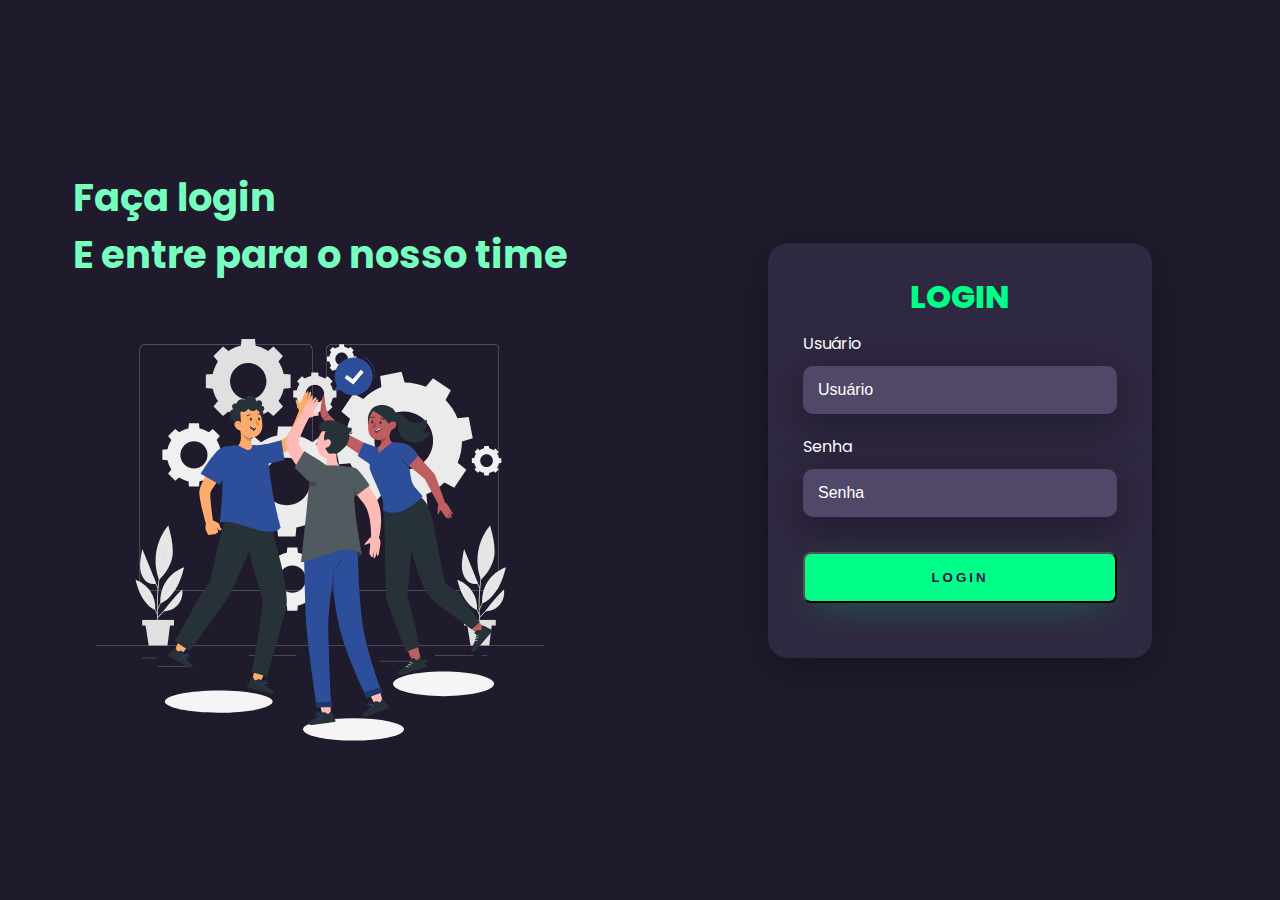
<file: login/index.html>
<!DOCTYPE html>
<html lang="en">
<head>
    <meta charset="UTF-8">
    <meta name="viewport" content="width=device-width, initial-scale=1.0">
    <link rel="stylesheet" href="styles.css">
    <link rel="preconnect" href="https://fonts.googleapis.com">
<link rel="preconnect" href="https://fonts.gstatic.com" crossorigin>
<link href="https://fonts.googleapis.com/css2?family=Poppins:ital,wght@0,400;0,700;1,800&family=Zen+Dots&display=swap" rel="stylesheet">
    <title>Login</title>
</head>
<body>
    <div class="main-login">
        <div class="left-login">
            <h1>Faça login <br>E entre para o nosso time</h1>
            <img src="./animation.svg" class="login-img" alt="teamwork-highfive">
        </div>
        <div class="right-login">
            <div class="card-login">
                <h1>LOGIN</h1>
                <div class="textfield">
                    <label for="usuario">Usuário</label>
                    <input type="text" name="usuario" placeholder="Usuário">
                </div>
                <div class="textfield">
                    <label for="senha">Senha</label>
                    <input type="password" name="senha" placeholder="Senha">
                </div>
                <button class="login-button">Login</button>
            </div>
        </div>
    </div>
    
</body>
</html>
</file>
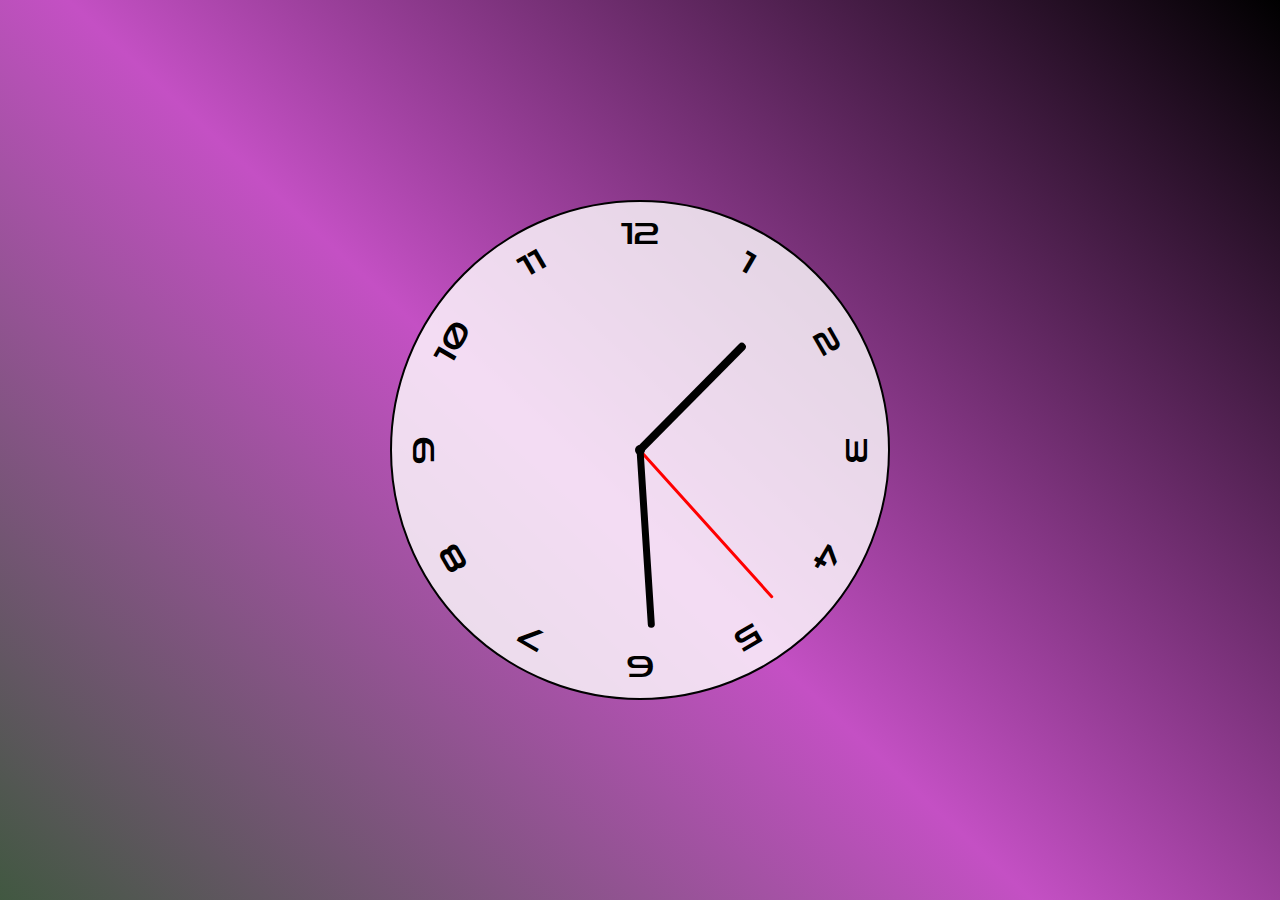
<file: relogio/index.html>
<!DOCTYPE html>
<html lang="en">
  <head>
    <meta charset="UTF-8" />
    <meta name="viewport" content="width=device-width, initial-scale=1.0" />
    <link rel="preconnect" href="https://fonts.googleapis.com" />
    <link rel="preconnect" href="https://fonts.gstatic.com" crossorigin />
    <link
      href="https://fonts.googleapis.com/css2?family=Poppins&family=Zen+Dots&display=swap"
      rel="stylesheet"
    />
    <link rel="stylesheet" href="./styles.css" />
    <title>Relógio</title>
  </head>
  <body>
    <div class="clock">
      <div class="hand seconds"></div>
      <div class="hand minutes"></div>
      <div class="hand hours"></div>

      <div class="div number number-1">1</div>
      <div class="div number number-2">2</div>
      <div class="div number number-3">3</div>
      <div class="div number number-4">4</div>
      <div class="div number number-5">5</div>
      <div class="div number number-6">6</div>
      <div class="div number number-7">7</div>
      <div class="div number number-8">8</div>
      <div class="div number number-9">9</div>
      <div class="div number number-10">10</div>
      <div class="div number number-11">11</div>
      <div class="div number number-12">12</div>
    </div>
    <script src="./script.js"></script>
  </body>
</html>
</file>
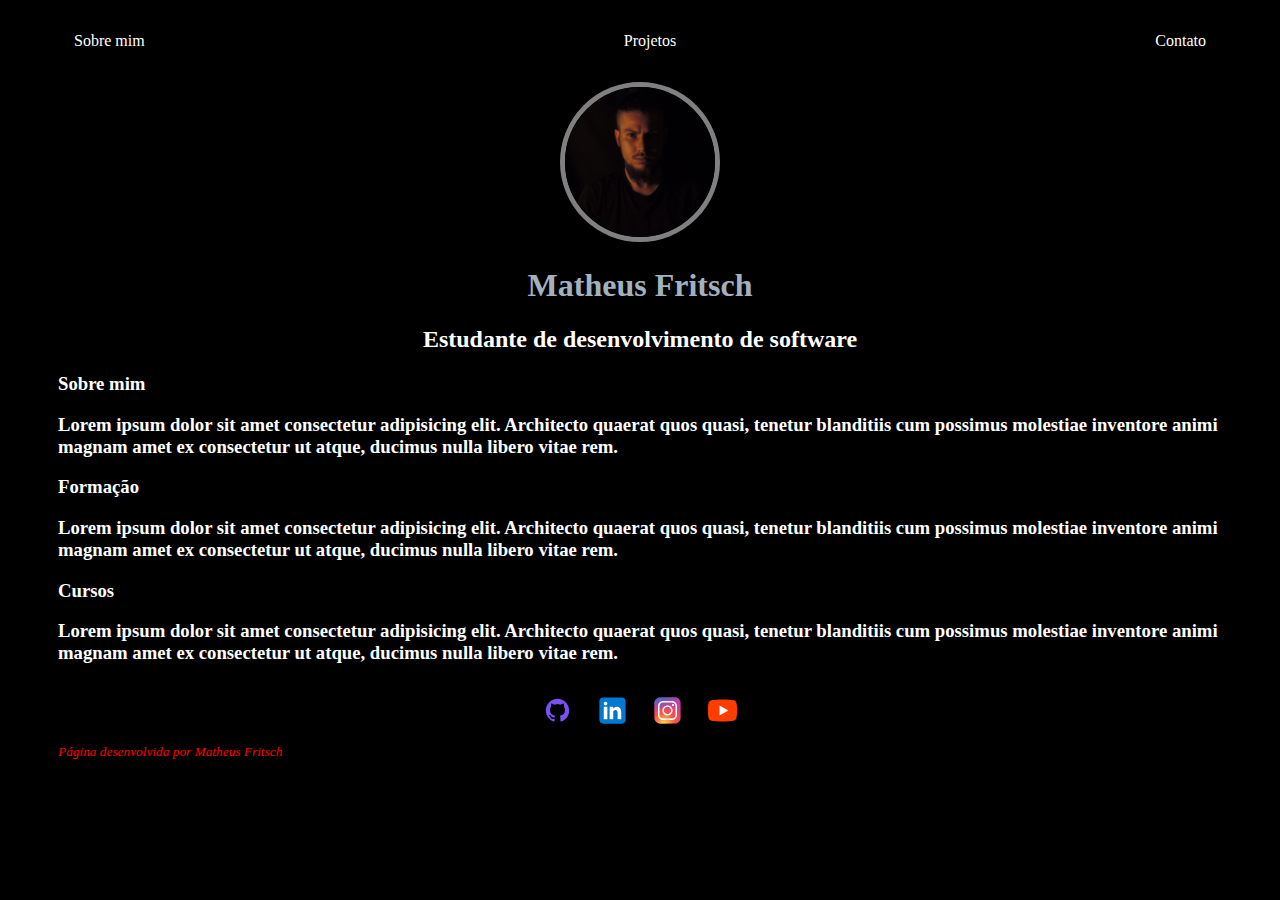
<file: site basico/index.html>
<!DOCTYPE html>
<html lang="en">
  <head>
    <meta charset="UTF-8" />
    <meta name="viewport" content="width=device-width, initial-scale=1.0" />
    <title>Matheus Fritsch</title>
    <link rel="stylesheet" href="style.css" />
  </head>
  <body>
    <div class="container">
      <!-- Esta tag cria um elemento de navegação -->
      <nav>
        <!-- Esta tag cria um elemento de lista -->
        <ul>
          <!-- Cada tag <li> cria um item na lista da tar <ul> -->
          <li>
            <!-- A tag <a> cria um elemento para inserir hyperlink -->
            <a href="index.html">Sobre mim</a>
          </li>
          <li>
            <a href="projects.html">Projetos</a>
          </li>
          <li>
            <a href="contact.html">Contato</a>
          </li>
        </ul>
      </nav>
      <!-- Fecha nav e abre header -->
      <header>
        <!-- Criada uma div para que possa ser criada uma classe para centralizar elementos -->
        <div class="center">
          <img src="./img/pic.jpg" alt="pic.jpg" />
        </div>
        <h1 class="center">Matheus Fritsch</h1>
        <h2 class="center">Estudante de desenvolvimento de software</h2>
      </header>
      <!-- Fim do header e início do main -->
      <main>
        <section>
          <h3>
            Sobre mim
            <p>
              Lorem ipsum dolor sit amet consectetur adipisicing elit.
              Architecto quaerat quos quasi, tenetur blanditiis cum possimus
              molestiae inventore animi magnam amet ex consectetur ut atque,
              ducimus nulla libero vitae rem.
            </p>
          </h3>
        </section>
        <section>
          <h3>
            Formação
            <p>
              Lorem ipsum dolor sit amet consectetur adipisicing elit.
              Architecto quaerat quos quasi, tenetur blanditiis cum possimus
              molestiae inventore animi magnam amet ex consectetur ut atque,
              ducimus nulla libero vitae rem.
            </p>
          </h3>
        </section>
        <section>
          <h3>
            Cursos
            <p>
              Lorem ipsum dolor sit amet consectetur adipisicing elit.
              Architecto quaerat quos quasi, tenetur blanditiis cum possimus
              molestiae inventore animi magnam amet ex consectetur ut atque,
              ducimus nulla libero vitae rem.
            </p>
          </h3>
        </section>
      </main>
      <!-- Fim do main e início do footer-->
      <footer>
        <!-- Github -->
        <a
          href="https://github.com/abbiggor"
          target="_blank"
          rel="noopener noreferrer"
        >
          <img src="./img/github.svg" alt="" />
        </a>
        <!-- Linkedin -->
        <a
          href="https://www.linkedin.com/in/matheus-fritsch-16bb7018a/"
          target="_blank"
          rel="noopener noreferrer"
        >
          <img src="./img/linkedin.svg" alt="" />
        </a>
        <!-- Instagram -->
        <a
          href="https://instagram.com/abbiggor"
          target="_blank"
          rel="noopener noreferrer"
        >
          <img src="./img/instagram.svg" alt="" />
        </a>
        <!-- Youtube -->
        <a
          href="https://www.youtube.com/@matheusfritsch1473"
          target="_blank"
          rel="noopener noreferrer"
        >
          <img src="./img/youtube.svg" alt="" />
        </a>
      </footer>
      <div>
        <small>Página desenvolvida por Matheus Fritsch</small>
      </div>
    </div>
  </body>
</html>
</file>
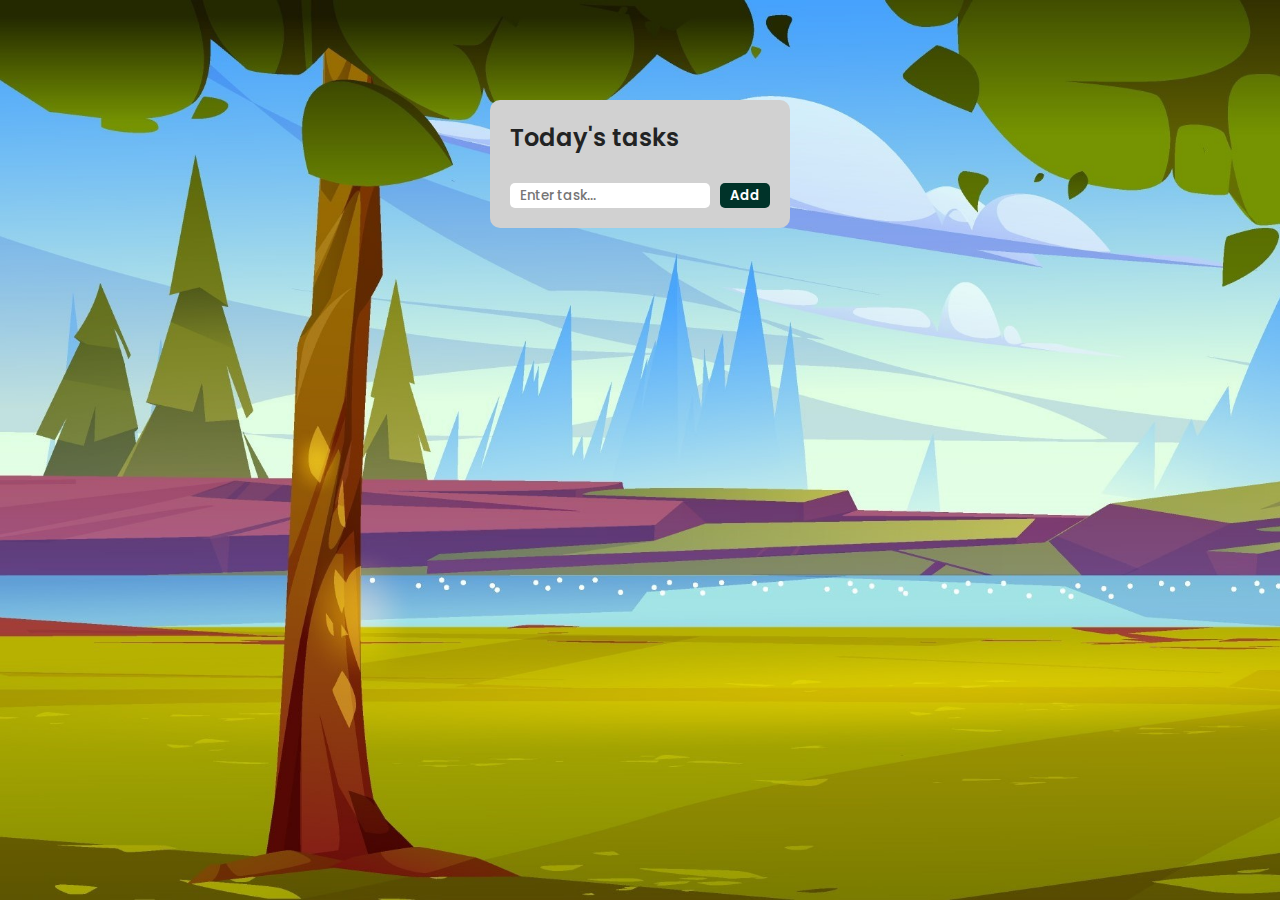
<file: to-do-list/index.html>
<!DOCTYPE html>
<html lang="en">
<head>
<meta charset="UTF-8">
<meta name="viewport" content="width=device-width, initial-scale=1.0">
<link rel="stylesheet" href="styles.css">
<link rel="preconnect" href="https://fonts.googleapis.com">
<link rel="preconnect" href="https://fonts.gstatic.com" crossorigin>
<link href="https://fonts.googleapis.com/css2?family=Poppins:wght@400;500;700;800&display=swap" rel="stylesheet">
<link rel="icon" href="./img/label.png">


<title>My tasks</title>
</head>
<body>
<main>

    <div class="container">
        <h2>Today's tasks</h2>


     <!-- Adicione um elemento para exibir a mensagem de erro -->
     <p class="error-message" style="color: red; display: none;">Please enter a task.</p>

         <!-- ... seu código existente ... -->

            <ul class="list-tasks">
            </ul>
            <input class="input-task" type="text" placeholder="Enter task...">
            <button class="add-task-button">Add</button>
</div>


</main>
</body>
<script src="./script.js"></script>
</html>
</file>
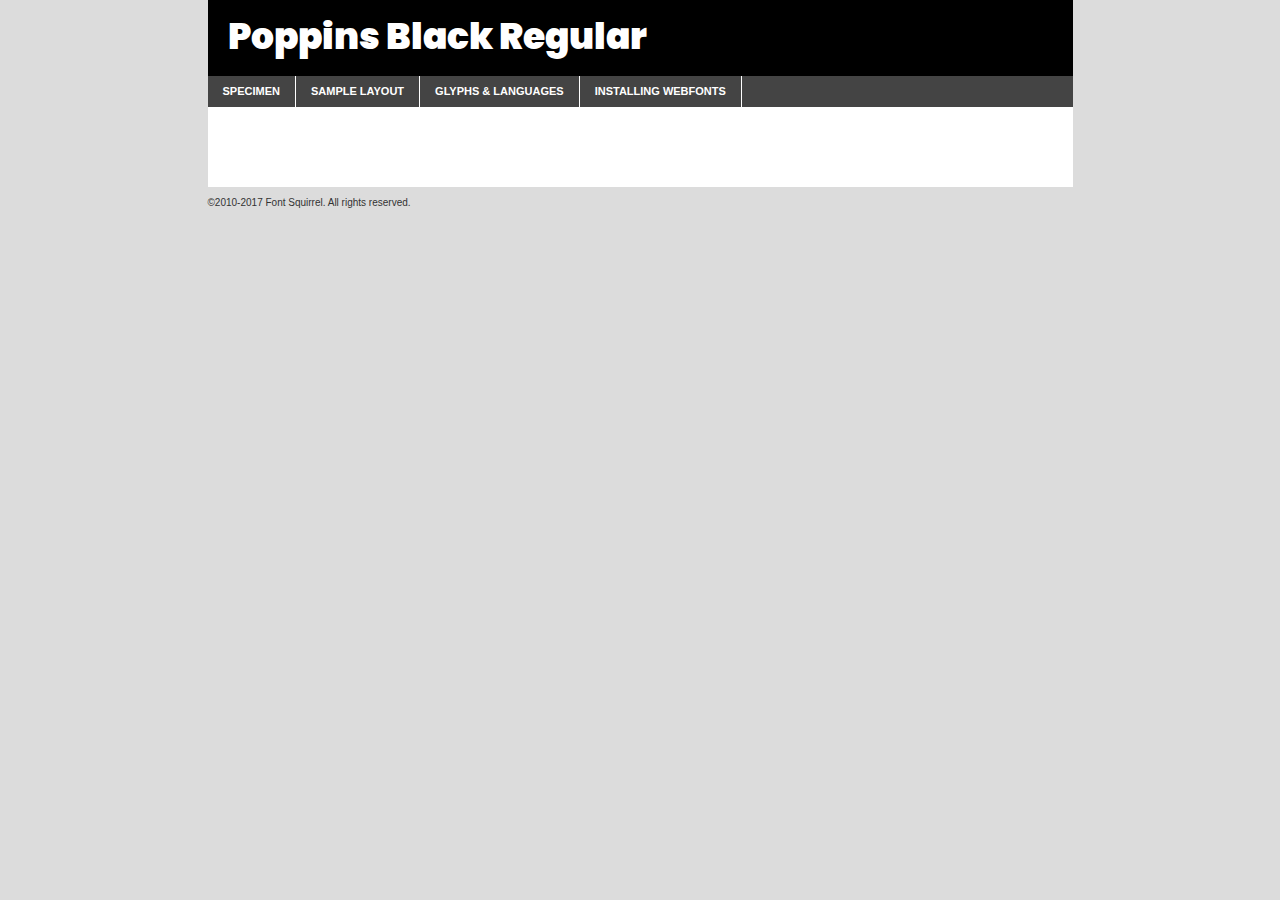
<file: landingpage/components/fonts/poppins-black-demo.html>
<!DOCTYPE html PUBLIC "-//W3C//DTD XHTML 1.0 Transitional//EN"
	"http://www.w3.org/TR/xhtml1/DTD/xhtml1-transitional.dtd">

<html xmlns="http://www.w3.org/1999/xhtml" xml:lang="en" lang="en">
<head>
	<meta http-equiv="Content-Type" content="text/html; charset=utf-8" />
	<script src="http://ajax.googleapis.com/ajax/libs/jquery/1.7.2/jquery.min.js" type="text/javascript" charset="utf-8"></script>
	<script type="text/javascript">
	(function($){$.fn.easyTabs=function(option){var param=jQuery.extend({fadeSpeed:"fast",defaultContent:1,activeClass:'active'},option);$(this).each(function(){var thisId="#"+this.id;if(param.defaultContent==''){param.defaultContent=1;}
	if(typeof param.defaultContent=="number")
	{var defaultTab=$(thisId+" .tabs li:eq("+(param.defaultContent-1)+") a").attr('href').substr(1);}else{var defaultTab=param.defaultContent;}
	$(thisId+" .tabs li a").each(function(){var tabToHide=$(this).attr('href').substr(1);$("#"+tabToHide).addClass('easytabs-tab-content');});hideAll();changeContent(defaultTab);function hideAll(){$(thisId+" .easytabs-tab-content").hide();}
	function changeContent(tabId){hideAll();$(thisId+" .tabs li").removeClass(param.activeClass);$(thisId+" .tabs li a[href=#"+tabId+"]").closest('li').addClass(param.activeClass);if(param.fadeSpeed!="none")
	{$(thisId+" #"+tabId).fadeIn(param.fadeSpeed);}else{$(thisId+" #"+tabId).show();}}
	$(thisId+" .tabs li").click(function(){var tabId=$(this).find('a').attr('href').substr(1);changeContent(tabId);return false;});});}})(jQuery);
	</script>
	<link rel="stylesheet" href="specimen_files/specimen_stylesheet.css" type="text/css" charset="utf-8" />
	<link rel="stylesheet" href="stylesheet.css" type="text/css" charset="utf-8" />

	<style type="text/css">
					body{
				font-family: 'poppinsblack';
							}
		</style>

	<title>Poppins Black Regular Specimen</title>
	
	
	<script type="text/javascript" charset="utf-8">
		$(document).ready(function() {
			$('#container').easyTabs({defaultContent:1});
		});
	</script>
</head>

<body>
<div id="container">
	<div id="header">
		Poppins Black Regular	</div>
	<ul class="tabs">
		<li><a href="#specimen">Specimen</a></li>
		<li><a href="#layout">Sample Layout</a></li>
				<li><a href="#glyphs">Glyphs &amp; Languages</a></li>
		<li><a href="#installing">Installing Webfonts</a></li>
		
	</ul>
	
	<div id="main_content">

		
			<div id="specimen">
		
				<div class="section">
					<div class="grid12 firstcol">
						<div class="huge">AaBb</div>
					</div>
				</div>
		
				<div class="section">
					<div class="glyph_range">A&#x200B;B&#x200b;C&#x200b;D&#x200b;E&#x200b;F&#x200b;G&#x200b;H&#x200b;I&#x200b;J&#x200b;K&#x200b;L&#x200b;M&#x200b;N&#x200b;O&#x200b;P&#x200b;Q&#x200b;R&#x200b;S&#x200b;T&#x200b;U&#x200b;V&#x200b;W&#x200b;X&#x200b;Y&#x200b;Z&#x200b;a&#x200b;b&#x200b;c&#x200b;d&#x200b;e&#x200b;f&#x200b;g&#x200b;h&#x200b;i&#x200b;j&#x200b;k&#x200b;l&#x200b;m&#x200b;n&#x200b;o&#x200b;p&#x200b;q&#x200b;r&#x200b;s&#x200b;t&#x200b;u&#x200b;v&#x200b;w&#x200b;x&#x200b;y&#x200b;z&#x200b;1&#x200b;2&#x200b;3&#x200b;4&#x200b;5&#x200b;6&#x200b;7&#x200b;8&#x200b;9&#x200b;0&#x200b;&amp;&#x200b;.&#x200b;,&#x200b;?&#x200b;!&#x200b;&#64;&#x200b;(&#x200b;)&#x200b;#&#x200b;$&#x200b;%&#x200b;*&#x200b;+&#x200b;-&#x200b;=&#x200b;:&#x200b;;</div>
				</div>
				<div class="section">
					<div class="grid12 firstcol">
						<table class="sample_table">
							<tr><td>10</td><td class="size10">abcdefghijklmnopqrstuvwxyzABCDEFGHIJKLMNOPQRSTUVWXYZ0123456789abcdefghijklmnopqrstuvwxyzABCDEFGHIJKLMNOPQRSTUVWXYZ0123456789abcdefghijklmnopqrstuvwxyzABCDEFGHIJKLMNOPQRSTUVWXYZ</td></tr>
							<tr><td>11</td><td class="size11">abcdefghijklmnopqrstuvwxyzABCDEFGHIJKLMNOPQRSTUVWXYZ0123456789abcdefghijklmnopqrstuvwxyzABCDEFGHIJKLMNOPQRSTUVWXYZ0123456789abcdefghijklmnopqrstuvwxyzABCDEFGHIJKLMNOPQRSTUVWXYZ</td></tr>
							<tr><td>12</td><td class="size12">abcdefghijklmnopqrstuvwxyzABCDEFGHIJKLMNOPQRSTUVWXYZ0123456789abcdefghijklmnopqrstuvwxyzABCDEFGHIJKLMNOPQRSTUVWXYZ0123456789abcdefghijklmnopqrstuvwxyzABCDEFGHIJKLMNOPQRSTUVWXYZ</td></tr>
							<tr><td>13</td><td class="size13">abcdefghijklmnopqrstuvwxyzABCDEFGHIJKLMNOPQRSTUVWXYZ0123456789abcdefghijklmnopqrstuvwxyzABCDEFGHIJKLMNOPQRSTUVWXYZ0123456789abcdefghijklmnopqrstuvwxyzABCDEFGHIJKLMNOPQRSTUVWXYZ</td></tr>
							<tr><td>14</td><td class="size14">abcdefghijklmnopqrstuvwxyzABCDEFGHIJKLMNOPQRSTUVWXYZ0123456789abcdefghijklmnopqrstuvwxyzABCDEFGHIJKLMNOPQRSTUVWXYZ0123456789abcdefghijklmnopqrstuvwxyzABCDEFGHIJKLMNOPQRSTUVWXYZ</td></tr>
							<tr><td>16</td><td class="size16">abcdefghijklmnopqrstuvwxyzABCDEFGHIJKLMNOPQRSTUVWXYZ0123456789abcdefghijklmnopqrstuvwxyzABCDEFGHIJKLMNOPQRSTUVWXYZ</td></tr>
							<tr><td>18</td><td class="size18">abcdefghijklmnopqrstuvwxyzABCDEFGHIJKLMNOPQRSTUVWXYZ0123456789abcdefghijklmnopqrstuvwxyzABCDEFGHIJKLMNOPQRSTUVWXYZ</td></tr>
							<tr><td>20</td><td class="size20">abcdefghijklmnopqrstuvwxyzABCDEFGHIJKLMNOPQRSTUVWXYZ0123456789abcdefghijklmnopqrstuvwxyzABCDEFGHIJKLMNOPQRSTUVWXYZ</td></tr>
							<tr><td>24</td><td class="size24">abcdefghijklmnopqrstuvwxyzABCDEFGHIJKLMNOPQRSTUVWXYZ0123456789abcdefghijklmnopqrstuvwxyzABCDEFGHIJKLMNOPQRSTUVWXYZ</td></tr>
							<tr><td>30</td><td class="size30">abcdefghijklmnopqrstuvwxyzABCDEFGHIJKLMNOPQRSTUVWXYZ0123456789abcdefghijklmnopqrstuvwxyzABCDEFGHIJKLMNOPQRSTUVWXYZ</td></tr>
							<tr><td>36</td><td class="size36">abcdefghijklmnopqrstuvwxyzABCDEFGHIJKLMNOPQRSTUVWXYZ0123456789abcdefghijklmnopqrstuvwxyzABCDEFGHIJKLMNOPQRSTUVWXYZ</td></tr>
							<tr><td>48</td><td class="size48">abcdefghijklmnopqrstuvwxyzABCDEFGHIJKLMNOPQRSTUVWXYZ0123456789abcdefghijklmnopqrstuvwxyzABCDEFGHIJKLMNOPQRSTUVWXYZ</td></tr>
							<tr><td>60</td><td class="size60">abcdefghijklmnopqrstuvwxyzABCDEFGHIJKLMNOPQRSTUVWXYZ0123456789abcdefghijklmnopqrstuvwxyzABCDEFGHIJKLMNOPQRSTUVWXYZ</td></tr>
							<tr><td>72</td><td class="size72">abcdefghijklmnopqrstuvwxyzABCDEFGHIJKLMNOPQRSTUVWXYZ0123456789abcdefghijklmnopqrstuvwxyzABCDEFGHIJKLMNOPQRSTUVWXYZ</td></tr>
							<tr><td>90</td><td class="size90">abcdefghijklmnopqrstuvwxyzABCDEFGHIJKLMNOPQRSTUVWXYZ0123456789abcdefghijklmnopqrstuvwxyzABCDEFGHIJKLMNOPQRSTUVWXYZ</td></tr>
						</table>
				
					</div>
			
				</div>
		
		
		
								<div class="section" id="bodycomparison">


										<div id="xheight">
				<div class="fontbody">&#x25FC;&#x25FC;&#x25FC;&#x25FC;&#x25FC;&#x25FC;&#x25FC;&#x25FC;&#x25FC;&#x25FC;&#x25FC;&#x25FC;&#x25FC;&#x25FC;&#x25FC;&#x25FC;&#x25FC;&#x25FC;&#x25FC;&#x25FC;&#x25FC;&#x25FC;&#x25FC;&#x25FC;&#x25FC;&#x25FC;&#x25FC;&#x25FC;&#x25FC;&#x25FC;&#x25FC;&#x25FC;&#x25FC;&#x25FC;&#x25FC;&#x25FC;&#x25FC;&#x25FC;&#x25FC;&#x25FC;&#x25FC;&#x25FC;&#x25FC;&#x25FC;&#x25FC;&#x25FC;&#x25FC;&#x25FC;&#x25FC;&#x25FC;&#x25FC;&#x25FC;&#x25FC;&#x25FC;&#x25FC;&#x25FC;&#x25FC;&#x25FC;&#x25FC;&#x25FC;&#x25FC;&#x25FC;&#x25FC;&#x25FC;&#x25FC;&#x25FC;&#x25FC;&#x25FC;&#x25FC;&#x25FC;&#x25FC;&#x25FC;&#x25FC;&#x25FC;&#x25FC;&#x25FC;&#x25FC;&#x25FC;&#x25FC;&#x25FC;&#x25FC;&#x25FC;&#x25FC;&#x25FC;&#x25FC;&#x25FC;&#x25FC;&#x25FC;&#x25FC;&#x25FC;&#x25FC;&#x25FC;&#x25FC;&#x25FC;&#x25FC;&#x25FC;&#x25FC;&#x25FC;&#x25FC;body</div><div class="arialbody">body</div><div class="verdanabody">body</div><div class="georgiabody">body</div></div>
										<div class="fontbody" style="z-index:1">
											body<span>Poppins Black Regular</span>
										</div>
										<div class="arialbody" style="z-index:1">
											body<span>Arial</span>
										</div>
										<div class="verdanabody" style="z-index:1">
											body<span>Verdana</span>
										</div>
										<div class="georgiabody" style="z-index:1">
											body<span>Georgia</span>
										</div>



								</div>
		
		
				<div class="section psample psample_row1" id="">
					
					<div class="grid2 firstcol">
						<p class="size10"><span>10.</span>Aenean lacinia bibendum nulla sed consectetur. Fusce dapibus, tellus ac cursus commodo, tortor mauris condimentum nibh, ut fermentum massa justo sit amet risus. Nullam id dolor id nibh ultricies vehicula ut id elit. Cum sociis natoque penatibus et magnis dis parturient montes, nascetur ridiculus mus. Nulla vitae elit libero, a pharetra augue.</p>
			
					</div>
					<div class="grid3">
						<p class="size11"><span>11.</span>Aenean lacinia bibendum nulla sed consectetur. Fusce dapibus, tellus ac cursus commodo, tortor mauris condimentum nibh, ut fermentum massa justo sit amet risus. Nullam id dolor id nibh ultricies vehicula ut id elit. Cum sociis natoque penatibus et magnis dis parturient montes, nascetur ridiculus mus. Nulla vitae elit libero, a pharetra augue.</p>
			
					</div>
					<div class="grid3">
						<p class="size12"><span>12.</span>Aenean lacinia bibendum nulla sed consectetur. Fusce dapibus, tellus ac cursus commodo, tortor mauris condimentum nibh, ut fermentum massa justo sit amet risus. Nullam id dolor id nibh ultricies vehicula ut id elit. Cum sociis natoque penatibus et magnis dis parturient montes, nascetur ridiculus mus. Nulla vitae elit libero, a pharetra augue.</p>
			
					</div>
					<div class="grid4">
						<p class="size13"><span>13.</span>Aenean lacinia bibendum nulla sed consectetur. Fusce dapibus, tellus ac cursus commodo, tortor mauris condimentum nibh, ut fermentum massa justo sit amet risus. Nullam id dolor id nibh ultricies vehicula ut id elit. Cum sociis natoque penatibus et magnis dis parturient montes, nascetur ridiculus mus. Nulla vitae elit libero, a pharetra augue.</p>
			
					</div>
					<div class="white_blend"></div>
					
				</div>
				<div class="section psample psample_row2" id="">
					<div class="grid3 firstcol">
						<p class="size14"><span>14.</span>Aenean lacinia bibendum nulla sed consectetur. Fusce dapibus, tellus ac cursus commodo, tortor mauris condimentum nibh, ut fermentum massa justo sit amet risus. Nullam id dolor id nibh ultricies vehicula ut id elit. Cum sociis natoque penatibus et magnis dis parturient montes, nascetur ridiculus mus. Nulla vitae elit libero, a pharetra augue.</p>
			
					</div>
					<div class="grid4">
						<p class="size16"><span>16.</span>Aenean lacinia bibendum nulla sed consectetur. Fusce dapibus, tellus ac cursus commodo, tortor mauris condimentum nibh, ut fermentum massa justo sit amet risus. Nullam id dolor id nibh ultricies vehicula ut id elit. Cum sociis natoque penatibus et magnis dis parturient montes, nascetur ridiculus mus. Nulla vitae elit libero, a pharetra augue.</p>
			
					</div>
					<div class="grid5">
						<p class="size18"><span>18.</span>Aenean lacinia bibendum nulla sed consectetur. Fusce dapibus, tellus ac cursus commodo, tortor mauris condimentum nibh, ut fermentum massa justo sit amet risus. Nullam id dolor id nibh ultricies vehicula ut id elit. Cum sociis natoque penatibus et magnis dis parturient montes, nascetur ridiculus mus. Nulla vitae elit libero, a pharetra augue.</p>
			
					</div>

					<div class="white_blend"></div>

				</div>
				
				<div class="section psample psample_row3" id="">
					<div class="grid5 firstcol">
						<p class="size20"><span>20.</span>Aenean lacinia bibendum nulla sed consectetur. Fusce dapibus, tellus ac cursus commodo, tortor mauris condimentum nibh, ut fermentum massa justo sit amet risus. Nullam id dolor id nibh ultricies vehicula ut id elit. Cum sociis natoque penatibus et magnis dis parturient montes, nascetur ridiculus mus. Nulla vitae elit libero, a pharetra augue.</p>
					</div>
					<div class="grid7">
						<p class="size24"><span>24.</span>Aenean lacinia bibendum nulla sed consectetur. Fusce dapibus, tellus ac cursus commodo, tortor mauris condimentum nibh, ut fermentum massa justo sit amet risus. Nullam id dolor id nibh ultricies vehicula ut id elit. Cum sociis natoque penatibus et magnis dis parturient montes, nascetur ridiculus mus. Nulla vitae elit libero, a pharetra augue.</p>
					</div>
					
					<div class="white_blend"></div>
					
				</div>
				
				<div class="section psample psample_row4" id="">
					<div class="grid12 firstcol">
						<p class="size30"><span>30.</span>Aenean lacinia bibendum nulla sed consectetur. Fusce dapibus, tellus ac cursus commodo, tortor mauris condimentum nibh, ut fermentum massa justo sit amet risus. Nullam id dolor id nibh ultricies vehicula ut id elit. Cum sociis natoque penatibus et magnis dis parturient montes, nascetur ridiculus mus. Nulla vitae elit libero, a pharetra augue.</p>
					</div>
					<div class="white_blend"></div>
					
				</div>
				
				
				
				<div class="section psample psample_row1 fullreverse">
					<div class="grid2 firstcol">
						<p class="size10"><span>10.</span>Aenean lacinia bibendum nulla sed consectetur. Fusce dapibus, tellus ac cursus commodo, tortor mauris condimentum nibh, ut fermentum massa justo sit amet risus. Nullam id dolor id nibh ultricies vehicula ut id elit. Cum sociis natoque penatibus et magnis dis parturient montes, nascetur ridiculus mus. Nulla vitae elit libero, a pharetra augue.</p>
			
					</div>
					<div class="grid3">
						<p class="size11"><span>11.</span>Aenean lacinia bibendum nulla sed consectetur. Fusce dapibus, tellus ac cursus commodo, tortor mauris condimentum nibh, ut fermentum massa justo sit amet risus. Nullam id dolor id nibh ultricies vehicula ut id elit. Cum sociis natoque penatibus et magnis dis parturient montes, nascetur ridiculus mus. Nulla vitae elit libero, a pharetra augue.</p>
			
					</div>
					<div class="grid3">
						<p class="size12"><span>12.</span>Aenean lacinia bibendum nulla sed consectetur. Fusce dapibus, tellus ac cursus commodo, tortor mauris condimentum nibh, ut fermentum massa justo sit amet risus. Nullam id dolor id nibh ultricies vehicula ut id elit. Cum sociis natoque penatibus et magnis dis parturient montes, nascetur ridiculus mus. Nulla vitae elit libero, a pharetra augue.</p>
			
					</div>
					<div class="grid4">
						<p class="size13"><span>13.</span>Aenean lacinia bibendum nulla sed consectetur. Fusce dapibus, tellus ac cursus commodo, tortor mauris condimentum nibh, ut fermentum massa justo sit amet risus. Nullam id dolor id nibh ultricies vehicula ut id elit. Cum sociis natoque penatibus et magnis dis parturient montes, nascetur ridiculus mus. Nulla vitae elit libero, a pharetra augue.</p>
			
					</div>
					<div class="black_blend"></div>
					
				</div>
				
				<div class="section psample psample_row2 fullreverse">
					<div class="grid3 firstcol">
						<p class="size14"><span>14.</span>Aenean lacinia bibendum nulla sed consectetur. Fusce dapibus, tellus ac cursus commodo, tortor mauris condimentum nibh, ut fermentum massa justo sit amet risus. Nullam id dolor id nibh ultricies vehicula ut id elit. Cum sociis natoque penatibus et magnis dis parturient montes, nascetur ridiculus mus. Nulla vitae elit libero, a pharetra augue.</p>
			
					</div>
					<div class="grid4">
						<p class="size16"><span>16.</span>Aenean lacinia bibendum nulla sed consectetur. Fusce dapibus, tellus ac cursus commodo, tortor mauris condimentum nibh, ut fermentum massa justo sit amet risus. Nullam id dolor id nibh ultricies vehicula ut id elit. Cum sociis natoque penatibus et magnis dis parturient montes, nascetur ridiculus mus. Nulla vitae elit libero, a pharetra augue.</p>
			
					</div>
					<div class="grid5">
						<p class="size18"><span>18.</span>Aenean lacinia bibendum nulla sed consectetur. Fusce dapibus, tellus ac cursus commodo, tortor mauris condimentum nibh, ut fermentum massa justo sit amet risus. Nullam id dolor id nibh ultricies vehicula ut id elit. Cum sociis natoque penatibus et magnis dis parturient montes, nascetur ridiculus mus. Nulla vitae elit libero, a pharetra augue.</p>
			
					</div>
					<div class="black_blend"></div>

				</div>
				
				<div class="section psample fullreverse psample_row3" id="">
					<div class="grid5 firstcol">
						<p class="size20"><span>20.</span>Aenean lacinia bibendum nulla sed consectetur. Fusce dapibus, tellus ac cursus commodo, tortor mauris condimentum nibh, ut fermentum massa justo sit amet risus. Nullam id dolor id nibh ultricies vehicula ut id elit. Cum sociis natoque penatibus et magnis dis parturient montes, nascetur ridiculus mus. Nulla vitae elit libero, a pharetra augue.</p>
					</div>
					<div class="grid7">
						<p class="size24"><span>24.</span>Aenean lacinia bibendum nulla sed consectetur. Fusce dapibus, tellus ac cursus commodo, tortor mauris condimentum nibh, ut fermentum massa justo sit amet risus. Nullam id dolor id nibh ultricies vehicula ut id elit. Cum sociis natoque penatibus et magnis dis parturient montes, nascetur ridiculus mus. Nulla vitae elit libero, a pharetra augue.</p>
					</div>
					
					<div class="black_blend"></div>
					
				</div>
				
				<div class="section psample fullreverse psample_row4" id="" style="border-bottom: 20px #000 solid;">
					<div class="grid12 firstcol">
						<p class="size30"><span>30.</span>Aenean lacinia bibendum nulla sed consectetur. Fusce dapibus, tellus ac cursus commodo, tortor mauris condimentum nibh, ut fermentum massa justo sit amet risus. Nullam id dolor id nibh ultricies vehicula ut id elit. Cum sociis natoque penatibus et magnis dis parturient montes, nascetur ridiculus mus. Nulla vitae elit libero, a pharetra augue.</p>
					</div>
					<div class="black_blend"></div>
					
				</div>
				
				
				
				
			</div>
			
			<div id="layout">
				
				<div class="section">
					
					<div class="grid12 firstcol">
						<h1>Lorem Ipsum Dolor</h1>
						<h2>Etiam porta sem malesuada magna mollis euismod</h2>
						
						<p class="byline">By <a href="#link">Aenean Lacinia</a></p>
					</div>
				</div>
				<div class="section">
					<div class="grid8 firstcol">
						<p class="large">Donec sed odio dui. Morbi leo risus, porta ac consectetur ac, vestibulum at eros. Fusce dapibus, tellus ac cursus commodo, tortor mauris condimentum nibh, ut fermentum massa justo sit amet risus. </p>

						
						<h3>Pellentesque ornare sem</h3>

						<p>Maecenas sed diam eget risus varius blandit sit amet non magna. Maecenas faucibus mollis interdum. Donec ullamcorper nulla non metus auctor fringilla. Nullam id dolor id nibh ultricies vehicula ut id elit. Nullam id dolor id nibh ultricies vehicula ut id elit. </p>

						<p>Aenean eu leo quam. Pellentesque ornare sem lacinia quam venenatis vestibulum. Lorem ipsum dolor sit amet, consectetur adipiscing elit. Cum sociis natoque penatibus et magnis dis parturient montes, nascetur ridiculus mus. </p>

						<p>Nulla vitae elit libero, a pharetra augue. Praesent commodo cursus magna, vel scelerisque nisl consectetur et. Aenean lacinia bibendum nulla sed consectetur. </p>

						<p>Nullam quis risus eget urna mollis ornare vel eu leo. Nullam quis risus eget urna mollis ornare vel eu leo. Maecenas sed diam eget risus varius blandit sit amet non magna. Donec ullamcorper nulla non metus auctor fringilla. </p>

						<h3>Cras mattis consectetur</h3>

						<p>Aenean eu leo quam. Pellentesque ornare sem lacinia quam venenatis vestibulum. Aenean lacinia bibendum nulla sed consectetur. Integer posuere erat a ante venenatis dapibus posuere velit aliquet. Cras mattis consectetur purus sit amet fermentum. </p>

						<p>Nullam id dolor id nibh ultricies vehicula ut id elit. Nullam quis risus eget urna mollis ornare vel eu leo. Cras mattis consectetur purus sit amet fermentum.</p>
					</div>
					
					<div class="grid4 sidebar">
						
						<div class="box reverse">
							<p class="last">Nullam quis risus eget urna mollis ornare vel eu leo. Donec ullamcorper nulla non metus auctor fringilla. Cras mattis consectetur purus sit amet fermentum. Sed posuere consectetur est at lobortis. Lorem ipsum dolor sit amet, consectetur adipiscing elit. </p>
						</div>
						
						<p class="caption">Maecenas sed diam eget risus varius.</p>

						<p>Vestibulum id ligula porta felis euismod semper. Integer posuere erat a ante venenatis dapibus posuere velit aliquet. Vestibulum id ligula porta felis euismod semper. Sed posuere consectetur est at lobortis. Maecenas sed diam eget risus varius blandit sit amet non magna. Fusce dapibus, tellus ac cursus commodo, tortor mauris condimentum nibh, ut fermentum massa justo sit amet risus. </p>

					

						<p>Duis mollis, est non commodo luctus, nisi erat porttitor ligula, eget lacinia odio sem nec elit. Aenean lacinia bibendum nulla sed consectetur. Vivamus sagittis lacus vel augue laoreet rutrum faucibus dolor auctor. Aenean lacinia bibendum nulla sed consectetur. Nullam quis risus eget urna mollis ornare vel eu leo. </p>

						<p>Praesent commodo cursus magna, vel scelerisque nisl consectetur et. Donec ullamcorper nulla non metus auctor fringilla. Maecenas faucibus mollis interdum. Fusce dapibus, tellus ac cursus commodo, tortor mauris condimentum nibh, ut fermentum massa justo sit amet risus. </p>

					</div>
				</div>
				
			</div>


			



		<div id="glyphs">
			<div class="section">
				<div class="grid12 firstcol">
			
				<h1>Language Support</h1>
				<p>The subset of Poppins Black Regular in this kit supports the following languages:<br />
			
					Albanian, Basque, Breton, Chamorro, Danish, Dutch, English, Faroese, Finnish, French, Frisian, Galician, German, Icelandic, Italian, Malagasy, Norwegian, Portuguese, Spanish, Alsatian, Aragonese, Arapaho, Arrernte, Asturian, Aymara, Bislama, Cebuano, Corsican, Fijian, French_creole, Genoese, Gilbertese, Greenlandic, Haitian_creole, Hiligaynon, Hmong, Hopi, Ibanag, Iloko_ilokano, Indonesian, Interglossa_glosa, Interlingua, Irish_gaelic, Jerriais, Lojban, Lombard, Luxembourgeois, Manx, Mohawk, Norfolk_pitcairnese, Occitan, Oromo, Pangasinan, Papiamento, Piedmontese, Potawatomi, Rhaeto-romance, Romansh, Rotokas, Sami_lule, Samoan, Sardinian, Scots_gaelic, Seychelles_creole, Shona, Sicilian, Somali, Southern_ndebele, Swahili, Swati_swazi, Tagalog_filipino_pilipino, Tetum, Tok_pisin, Uyghur_latinized, Volapuk, Walloon, Warlpiri, Xhosa, Yapese, Zulu, Latinbasic, Ubasic, Demo				</p>
				<h1>Glyph Chart</h1>
				<p>The subset of Poppins Black Regular in this kit includes all the glyphs listed below. Unicode entities are included above each glyph to help you insert individual characters into your layout.</p>
				<div id="glyph_chart">
			
																														 <div><p>&amp;#13;</p>&#13;</div>
																				 <div><p>&amp;#32;</p>&#32;</div>
																				 <div><p>&amp;#33;</p>&#33;</div>
																				 <div><p>&amp;#34;</p>&#34;</div>
																				 <div><p>&amp;#35;</p>&#35;</div>
																				 <div><p>&amp;#36;</p>&#36;</div>
																				 <div><p>&amp;#37;</p>&#37;</div>
																				 <div><p>&amp;#38;</p>&#38;</div>
																				 <div><p>&amp;#39;</p>&#39;</div>
																				 <div><p>&amp;#40;</p>&#40;</div>
																				 <div><p>&amp;#41;</p>&#41;</div>
																				 <div><p>&amp;#42;</p>&#42;</div>
																				 <div><p>&amp;#43;</p>&#43;</div>
																				 <div><p>&amp;#44;</p>&#44;</div>
																				 <div><p>&amp;#45;</p>&#45;</div>
																				 <div><p>&amp;#46;</p>&#46;</div>
																				 <div><p>&amp;#47;</p>&#47;</div>
																				 <div><p>&amp;#48;</p>&#48;</div>
																				 <div><p>&amp;#49;</p>&#49;</div>
																				 <div><p>&amp;#50;</p>&#50;</div>
																				 <div><p>&amp;#51;</p>&#51;</div>
																				 <div><p>&amp;#52;</p>&#52;</div>
																				 <div><p>&amp;#53;</p>&#53;</div>
																				 <div><p>&amp;#54;</p>&#54;</div>
																				 <div><p>&amp;#55;</p>&#55;</div>
																				 <div><p>&amp;#56;</p>&#56;</div>
																				 <div><p>&amp;#57;</p>&#57;</div>
																				 <div><p>&amp;#58;</p>&#58;</div>
																				 <div><p>&amp;#59;</p>&#59;</div>
																				 <div><p>&amp;#60;</p>&#60;</div>
																				 <div><p>&amp;#61;</p>&#61;</div>
																				 <div><p>&amp;#62;</p>&#62;</div>
																				 <div><p>&amp;#63;</p>&#63;</div>
																				 <div><p>&amp;#64;</p>&#64;</div>
																				 <div><p>&amp;#65;</p>&#65;</div>
																				 <div><p>&amp;#66;</p>&#66;</div>
																				 <div><p>&amp;#67;</p>&#67;</div>
																				 <div><p>&amp;#68;</p>&#68;</div>
																				 <div><p>&amp;#69;</p>&#69;</div>
																				 <div><p>&amp;#70;</p>&#70;</div>
																				 <div><p>&amp;#71;</p>&#71;</div>
																				 <div><p>&amp;#72;</p>&#72;</div>
																				 <div><p>&amp;#73;</p>&#73;</div>
																				 <div><p>&amp;#74;</p>&#74;</div>
																				 <div><p>&amp;#75;</p>&#75;</div>
																				 <div><p>&amp;#76;</p>&#76;</div>
																				 <div><p>&amp;#77;</p>&#77;</div>
																				 <div><p>&amp;#78;</p>&#78;</div>
																				 <div><p>&amp;#79;</p>&#79;</div>
																				 <div><p>&amp;#80;</p>&#80;</div>
																				 <div><p>&amp;#81;</p>&#81;</div>
																				 <div><p>&amp;#82;</p>&#82;</div>
																				 <div><p>&amp;#83;</p>&#83;</div>
																				 <div><p>&amp;#84;</p>&#84;</div>
																				 <div><p>&amp;#85;</p>&#85;</div>
																				 <div><p>&amp;#86;</p>&#86;</div>
																				 <div><p>&amp;#87;</p>&#87;</div>
																				 <div><p>&amp;#88;</p>&#88;</div>
																				 <div><p>&amp;#89;</p>&#89;</div>
																				 <div><p>&amp;#90;</p>&#90;</div>
																				 <div><p>&amp;#91;</p>&#91;</div>
																				 <div><p>&amp;#92;</p>&#92;</div>
																				 <div><p>&amp;#93;</p>&#93;</div>
																				 <div><p>&amp;#94;</p>&#94;</div>
																				 <div><p>&amp;#95;</p>&#95;</div>
																				 <div><p>&amp;#96;</p>&#96;</div>
																				 <div><p>&amp;#97;</p>&#97;</div>
																				 <div><p>&amp;#98;</p>&#98;</div>
																				 <div><p>&amp;#99;</p>&#99;</div>
																				 <div><p>&amp;#100;</p>&#100;</div>
																				 <div><p>&amp;#101;</p>&#101;</div>
																				 <div><p>&amp;#102;</p>&#102;</div>
																				 <div><p>&amp;#103;</p>&#103;</div>
																				 <div><p>&amp;#104;</p>&#104;</div>
																				 <div><p>&amp;#105;</p>&#105;</div>
																				 <div><p>&amp;#106;</p>&#106;</div>
																				 <div><p>&amp;#107;</p>&#107;</div>
																				 <div><p>&amp;#108;</p>&#108;</div>
																				 <div><p>&amp;#109;</p>&#109;</div>
																				 <div><p>&amp;#110;</p>&#110;</div>
																				 <div><p>&amp;#111;</p>&#111;</div>
																				 <div><p>&amp;#112;</p>&#112;</div>
																				 <div><p>&amp;#113;</p>&#113;</div>
																				 <div><p>&amp;#114;</p>&#114;</div>
																				 <div><p>&amp;#115;</p>&#115;</div>
																				 <div><p>&amp;#116;</p>&#116;</div>
																				 <div><p>&amp;#117;</p>&#117;</div>
																				 <div><p>&amp;#118;</p>&#118;</div>
																				 <div><p>&amp;#119;</p>&#119;</div>
																				 <div><p>&amp;#120;</p>&#120;</div>
																				 <div><p>&amp;#121;</p>&#121;</div>
																				 <div><p>&amp;#122;</p>&#122;</div>
																				 <div><p>&amp;#123;</p>&#123;</div>
																				 <div><p>&amp;#124;</p>&#124;</div>
																				 <div><p>&amp;#125;</p>&#125;</div>
																				 <div><p>&amp;#126;</p>&#126;</div>
																				 <div><p>&amp;#160;</p>&#160;</div>
																				 <div><p>&amp;#161;</p>&#161;</div>
																				 <div><p>&amp;#162;</p>&#162;</div>
																				 <div><p>&amp;#163;</p>&#163;</div>
																				 <div><p>&amp;#164;</p>&#164;</div>
																				 <div><p>&amp;#165;</p>&#165;</div>
																				 <div><p>&amp;#166;</p>&#166;</div>
																				 <div><p>&amp;#167;</p>&#167;</div>
																				 <div><p>&amp;#168;</p>&#168;</div>
																				 <div><p>&amp;#169;</p>&#169;</div>
																				 <div><p>&amp;#170;</p>&#170;</div>
																				 <div><p>&amp;#171;</p>&#171;</div>
																				 <div><p>&amp;#172;</p>&#172;</div>
																				 <div><p>&amp;#173;</p>&#173;</div>
																				 <div><p>&amp;#174;</p>&#174;</div>
																				 <div><p>&amp;#175;</p>&#175;</div>
																				 <div><p>&amp;#176;</p>&#176;</div>
																				 <div><p>&amp;#177;</p>&#177;</div>
																				 <div><p>&amp;#178;</p>&#178;</div>
																				 <div><p>&amp;#179;</p>&#179;</div>
																				 <div><p>&amp;#180;</p>&#180;</div>
																				 <div><p>&amp;#181;</p>&#181;</div>
																				 <div><p>&amp;#182;</p>&#182;</div>
																				 <div><p>&amp;#183;</p>&#183;</div>
																				 <div><p>&amp;#184;</p>&#184;</div>
																				 <div><p>&amp;#185;</p>&#185;</div>
																				 <div><p>&amp;#186;</p>&#186;</div>
																				 <div><p>&amp;#187;</p>&#187;</div>
																				 <div><p>&amp;#188;</p>&#188;</div>
																				 <div><p>&amp;#189;</p>&#189;</div>
																				 <div><p>&amp;#190;</p>&#190;</div>
																				 <div><p>&amp;#191;</p>&#191;</div>
																				 <div><p>&amp;#192;</p>&#192;</div>
																				 <div><p>&amp;#193;</p>&#193;</div>
																				 <div><p>&amp;#194;</p>&#194;</div>
																				 <div><p>&amp;#195;</p>&#195;</div>
																				 <div><p>&amp;#196;</p>&#196;</div>
																				 <div><p>&amp;#197;</p>&#197;</div>
																				 <div><p>&amp;#198;</p>&#198;</div>
																				 <div><p>&amp;#199;</p>&#199;</div>
																				 <div><p>&amp;#200;</p>&#200;</div>
																				 <div><p>&amp;#201;</p>&#201;</div>
																				 <div><p>&amp;#202;</p>&#202;</div>
																				 <div><p>&amp;#203;</p>&#203;</div>
																				 <div><p>&amp;#204;</p>&#204;</div>
																				 <div><p>&amp;#205;</p>&#205;</div>
																				 <div><p>&amp;#206;</p>&#206;</div>
																				 <div><p>&amp;#207;</p>&#207;</div>
																				 <div><p>&amp;#208;</p>&#208;</div>
																				 <div><p>&amp;#209;</p>&#209;</div>
																				 <div><p>&amp;#210;</p>&#210;</div>
																				 <div><p>&amp;#211;</p>&#211;</div>
																				 <div><p>&amp;#212;</p>&#212;</div>
																				 <div><p>&amp;#213;</p>&#213;</div>
																				 <div><p>&amp;#214;</p>&#214;</div>
																				 <div><p>&amp;#215;</p>&#215;</div>
																				 <div><p>&amp;#216;</p>&#216;</div>
																				 <div><p>&amp;#217;</p>&#217;</div>
																				 <div><p>&amp;#218;</p>&#218;</div>
																				 <div><p>&amp;#219;</p>&#219;</div>
																				 <div><p>&amp;#220;</p>&#220;</div>
																				 <div><p>&amp;#221;</p>&#221;</div>
																				 <div><p>&amp;#222;</p>&#222;</div>
																				 <div><p>&amp;#223;</p>&#223;</div>
																				 <div><p>&amp;#224;</p>&#224;</div>
																				 <div><p>&amp;#225;</p>&#225;</div>
																				 <div><p>&amp;#226;</p>&#226;</div>
																				 <div><p>&amp;#227;</p>&#227;</div>
																				 <div><p>&amp;#228;</p>&#228;</div>
																				 <div><p>&amp;#229;</p>&#229;</div>
																				 <div><p>&amp;#230;</p>&#230;</div>
																				 <div><p>&amp;#231;</p>&#231;</div>
																				 <div><p>&amp;#232;</p>&#232;</div>
																				 <div><p>&amp;#233;</p>&#233;</div>
																				 <div><p>&amp;#234;</p>&#234;</div>
																				 <div><p>&amp;#235;</p>&#235;</div>
																				 <div><p>&amp;#236;</p>&#236;</div>
																				 <div><p>&amp;#237;</p>&#237;</div>
																				 <div><p>&amp;#238;</p>&#238;</div>
																				 <div><p>&amp;#239;</p>&#239;</div>
																				 <div><p>&amp;#240;</p>&#240;</div>
																				 <div><p>&amp;#241;</p>&#241;</div>
																				 <div><p>&amp;#242;</p>&#242;</div>
																				 <div><p>&amp;#243;</p>&#243;</div>
																				 <div><p>&amp;#244;</p>&#244;</div>
																				 <div><p>&amp;#245;</p>&#245;</div>
																				 <div><p>&amp;#246;</p>&#246;</div>
																				 <div><p>&amp;#247;</p>&#247;</div>
																				 <div><p>&amp;#248;</p>&#248;</div>
																				 <div><p>&amp;#249;</p>&#249;</div>
																				 <div><p>&amp;#250;</p>&#250;</div>
																				 <div><p>&amp;#251;</p>&#251;</div>
																				 <div><p>&amp;#252;</p>&#252;</div>
																				 <div><p>&amp;#253;</p>&#253;</div>
																				 <div><p>&amp;#254;</p>&#254;</div>
																				 <div><p>&amp;#255;</p>&#255;</div>
																				 <div><p>&amp;#338;</p>&#338;</div>
																				 <div><p>&amp;#339;</p>&#339;</div>
																				 <div><p>&amp;#376;</p>&#376;</div>
																				 <div><p>&amp;#710;</p>&#710;</div>
																				 <div><p>&amp;#732;</p>&#732;</div>
																				 <div><p>&amp;#8192;</p>&#8192;</div>
																				 <div><p>&amp;#8193;</p>&#8193;</div>
																				 <div><p>&amp;#8194;</p>&#8194;</div>
																				 <div><p>&amp;#8195;</p>&#8195;</div>
																				 <div><p>&amp;#8196;</p>&#8196;</div>
																				 <div><p>&amp;#8197;</p>&#8197;</div>
																				 <div><p>&amp;#8198;</p>&#8198;</div>
																				 <div><p>&amp;#8199;</p>&#8199;</div>
																				 <div><p>&amp;#8200;</p>&#8200;</div>
																				 <div><p>&amp;#8201;</p>&#8201;</div>
																				 <div><p>&amp;#8202;</p>&#8202;</div>
																				 <div><p>&amp;#8208;</p>&#8208;</div>
																				 <div><p>&amp;#8209;</p>&#8209;</div>
																				 <div><p>&amp;#8210;</p>&#8210;</div>
																				 <div><p>&amp;#8211;</p>&#8211;</div>
																				 <div><p>&amp;#8212;</p>&#8212;</div>
																				 <div><p>&amp;#8216;</p>&#8216;</div>
																				 <div><p>&amp;#8217;</p>&#8217;</div>
																				 <div><p>&amp;#8218;</p>&#8218;</div>
																				 <div><p>&amp;#8220;</p>&#8220;</div>
																				 <div><p>&amp;#8221;</p>&#8221;</div>
																				 <div><p>&amp;#8222;</p>&#8222;</div>
																				 <div><p>&amp;#8226;</p>&#8226;</div>
																				 <div><p>&amp;#8230;</p>&#8230;</div>
																				 <div><p>&amp;#8239;</p>&#8239;</div>
																				 <div><p>&amp;#8249;</p>&#8249;</div>
																				 <div><p>&amp;#8250;</p>&#8250;</div>
																				 <div><p>&amp;#8287;</p>&#8287;</div>
																				 <div><p>&amp;#8364;</p>&#8364;</div>
																				 <div><p>&amp;#8482;</p>&#8482;</div>
																				 <div><p>&amp;#9724;</p>&#9724;</div>
																				 <div><p>&amp;#64257;</p>&#64257;</div>
																				 <div><p>&amp;#64258;</p>&#64258;</div>
																																																</div>	
				</div>
		
		
			</div>
		</div>
		
		
		<div id="specs">
			
		</div>
	
		<div id="installing">
			<div class="section">
				<div class="grid7 firstcol">
					<h1>Installing Webfonts</h1>
					
					<p>Webfonts are supported by all major browser platforms but not all in the same way. There are currently four different font formats that must be included in order to target all browsers. This includes TTF, WOFF, EOT and SVG.</p>
					
					<h2>1. Upload your webfonts</h2>
					<p>You must upload your webfont kit to your website. They should be in or near the same directory as your CSS files.</p>
					
					<h2>2. Include the webfont stylesheet</h2>
					<p>A special CSS @font-face declaration helps the various browsers select the appropriate font it needs without causing you a bunch of headaches. Learn more about this syntax by reading the <a href="https://www.fontspring.com/blog/further-hardening-of-the-bulletproof-syntax">Fontspring blog post</a> about it. The code for it is as follows:</p>


<code>
@font-face{ 
	font-family: 'MyWebFont';
	src: url('WebFont.eot');
	src: url('WebFont.eot?#iefix') format('embedded-opentype'),
	     url('WebFont.woff') format('woff'),
	     url('WebFont.ttf') format('truetype'),
	     url('WebFont.svg#webfont') format('svg');
}
</code>

	<p>We've already gone ahead and generated the code for you. All you have to do is link to the stylesheet in your HTML, like this:</p>
	<code>&lt;link rel=&quot;stylesheet&quot; href=&quot;stylesheet.css&quot; type=&quot;text/css&quot; charset=&quot;utf-8&quot; /&gt;</code>

					<h2>3. Modify your own stylesheet</h2>
					<p>To take advantage of your new fonts, you must tell your stylesheet to use them. Look at the original @font-face declaration above and find the property called "font-family." The name linked there will be what you use to reference the font. Prepend that webfont name to the font stack in the "font-family" property, inside the selector you want to change. For example:</p>
<code>p { font-family: 'WebFont', Arial, sans-serif; }</code>

<h2>4. Test</h2>
<p>Getting webfonts to work cross-browser <em>can</em> be tricky. Use the information in the sidebar to help you if you find that fonts aren't loading in a particular browser.</p>
				</div>
				
				<div class="grid5 sidebar">
					<div class="box">
						<h2>Troubleshooting<br />Font-Face Problems</h2>
						<p>Having trouble getting your webfonts to load in your new website? Here are some tips to sort out what might be the problem.</p>

						<h3>Fonts not showing in any browser</h3>

						<p>This sounds like you need to work on the plumbing. You either did not upload the fonts to the correct directory, or you did not link the fonts properly in the CSS. If you've confirmed that all this is correct and you still have a problem, take a look at your .htaccess file and see if requests are getting intercepted.</p>

						<h3>Fonts not loading in iPhone or iPad</h3>

						<p>The most common problem here is that you are serving the fonts from an IIS server. IIS refuses to serve files that have unknown MIME types. If that is the case, you must set the MIME type for SVG to "image/svg+xml" in the server settings. Follow these instructions from Microsoft if you need help.</p>

						<h3>Fonts not loading in Firefox</h3>

						<p>The primary reason for this failure? You are still using a version Firefox older than 3.5. So upgrade already! If that isn't it, then you are very likely serving fonts from a different domain. Firefox requires that all font assets be served from the same domain. Lastly it is possible that you need to add WOFF to your list of MIME types (if you are serving via IIS.)</p>

						<h3>Fonts not loading in IE</h3>

						<p>Are you looking at Internet Explorer on an actual Windows machine or are you cheating by using a service like Adobe BrowserLab? Many of these screenshot services do not render @font-face for IE. Best to test it on a real machine.</p>

						<h3>Fonts not loading in IE9</h3>

						<p>IE9, like Firefox, requires that fonts be served from the same domain as the website. Make sure that is the case.</p>
					</div>
				</div>
			</div>
			
		</div>
	
	</div>
	<div id="footer">
		<p>&copy;2010-2017 Font Squirrel. All rights reserved.</p>
	</div>
</div>
</body>
</html>
</file>
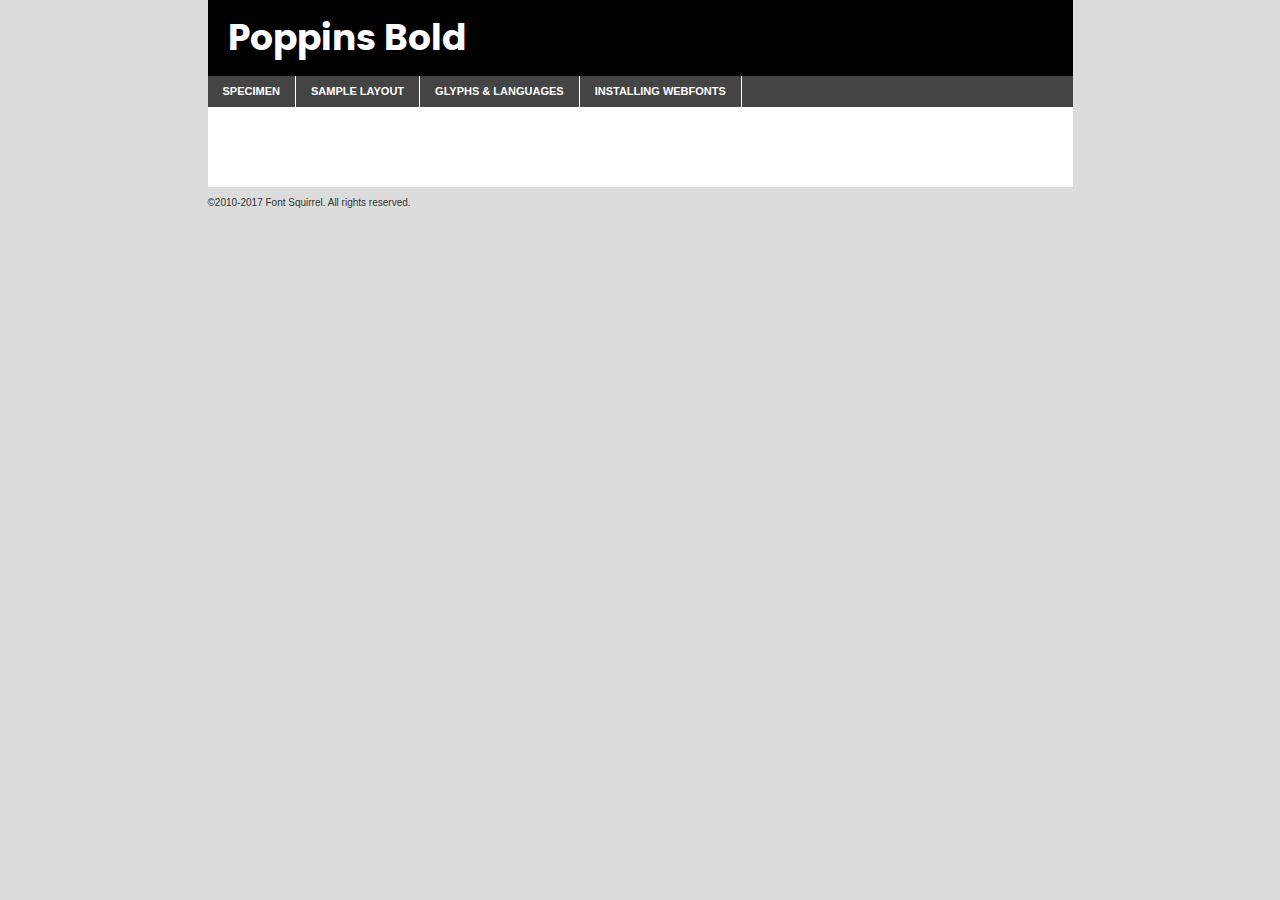
<file: landingpage/components/fonts/poppins-bold-demo.html>
<!DOCTYPE html PUBLIC "-//W3C//DTD XHTML 1.0 Transitional//EN"
	"http://www.w3.org/TR/xhtml1/DTD/xhtml1-transitional.dtd">

<html xmlns="http://www.w3.org/1999/xhtml" xml:lang="en" lang="en">
<head>
	<meta http-equiv="Content-Type" content="text/html; charset=utf-8" />
	<script src="http://ajax.googleapis.com/ajax/libs/jquery/1.7.2/jquery.min.js" type="text/javascript" charset="utf-8"></script>
	<script type="text/javascript">
	(function($){$.fn.easyTabs=function(option){var param=jQuery.extend({fadeSpeed:"fast",defaultContent:1,activeClass:'active'},option);$(this).each(function(){var thisId="#"+this.id;if(param.defaultContent==''){param.defaultContent=1;}
	if(typeof param.defaultContent=="number")
	{var defaultTab=$(thisId+" .tabs li:eq("+(param.defaultContent-1)+") a").attr('href').substr(1);}else{var defaultTab=param.defaultContent;}
	$(thisId+" .tabs li a").each(function(){var tabToHide=$(this).attr('href').substr(1);$("#"+tabToHide).addClass('easytabs-tab-content');});hideAll();changeContent(defaultTab);function hideAll(){$(thisId+" .easytabs-tab-content").hide();}
	function changeContent(tabId){hideAll();$(thisId+" .tabs li").removeClass(param.activeClass);$(thisId+" .tabs li a[href=#"+tabId+"]").closest('li').addClass(param.activeClass);if(param.fadeSpeed!="none")
	{$(thisId+" #"+tabId).fadeIn(param.fadeSpeed);}else{$(thisId+" #"+tabId).show();}}
	$(thisId+" .tabs li").click(function(){var tabId=$(this).find('a').attr('href').substr(1);changeContent(tabId);return false;});});}})(jQuery);
	</script>
	<link rel="stylesheet" href="specimen_files/specimen_stylesheet.css" type="text/css" charset="utf-8" />
	<link rel="stylesheet" href="stylesheet.css" type="text/css" charset="utf-8" />

	<style type="text/css">
					body{
				font-family: 'poppinsbold';
							}
		</style>

	<title>Poppins Bold Specimen</title>
	
	
	<script type="text/javascript" charset="utf-8">
		$(document).ready(function() {
			$('#container').easyTabs({defaultContent:1});
		});
	</script>
</head>

<body>
<div id="container">
	<div id="header">
		Poppins Bold	</div>
	<ul class="tabs">
		<li><a href="#specimen">Specimen</a></li>
		<li><a href="#layout">Sample Layout</a></li>
				<li><a href="#glyphs">Glyphs &amp; Languages</a></li>
		<li><a href="#installing">Installing Webfonts</a></li>
		
	</ul>
	
	<div id="main_content">

		
			<div id="specimen">
		
				<div class="section">
					<div class="grid12 firstcol">
						<div class="huge">AaBb</div>
					</div>
				</div>
		
				<div class="section">
					<div class="glyph_range">A&#x200B;B&#x200b;C&#x200b;D&#x200b;E&#x200b;F&#x200b;G&#x200b;H&#x200b;I&#x200b;J&#x200b;K&#x200b;L&#x200b;M&#x200b;N&#x200b;O&#x200b;P&#x200b;Q&#x200b;R&#x200b;S&#x200b;T&#x200b;U&#x200b;V&#x200b;W&#x200b;X&#x200b;Y&#x200b;Z&#x200b;a&#x200b;b&#x200b;c&#x200b;d&#x200b;e&#x200b;f&#x200b;g&#x200b;h&#x200b;i&#x200b;j&#x200b;k&#x200b;l&#x200b;m&#x200b;n&#x200b;o&#x200b;p&#x200b;q&#x200b;r&#x200b;s&#x200b;t&#x200b;u&#x200b;v&#x200b;w&#x200b;x&#x200b;y&#x200b;z&#x200b;1&#x200b;2&#x200b;3&#x200b;4&#x200b;5&#x200b;6&#x200b;7&#x200b;8&#x200b;9&#x200b;0&#x200b;&amp;&#x200b;.&#x200b;,&#x200b;?&#x200b;!&#x200b;&#64;&#x200b;(&#x200b;)&#x200b;#&#x200b;$&#x200b;%&#x200b;*&#x200b;+&#x200b;-&#x200b;=&#x200b;:&#x200b;;</div>
				</div>
				<div class="section">
					<div class="grid12 firstcol">
						<table class="sample_table">
							<tr><td>10</td><td class="size10">abcdefghijklmnopqrstuvwxyzABCDEFGHIJKLMNOPQRSTUVWXYZ0123456789abcdefghijklmnopqrstuvwxyzABCDEFGHIJKLMNOPQRSTUVWXYZ0123456789abcdefghijklmnopqrstuvwxyzABCDEFGHIJKLMNOPQRSTUVWXYZ</td></tr>
							<tr><td>11</td><td class="size11">abcdefghijklmnopqrstuvwxyzABCDEFGHIJKLMNOPQRSTUVWXYZ0123456789abcdefghijklmnopqrstuvwxyzABCDEFGHIJKLMNOPQRSTUVWXYZ0123456789abcdefghijklmnopqrstuvwxyzABCDEFGHIJKLMNOPQRSTUVWXYZ</td></tr>
							<tr><td>12</td><td class="size12">abcdefghijklmnopqrstuvwxyzABCDEFGHIJKLMNOPQRSTUVWXYZ0123456789abcdefghijklmnopqrstuvwxyzABCDEFGHIJKLMNOPQRSTUVWXYZ0123456789abcdefghijklmnopqrstuvwxyzABCDEFGHIJKLMNOPQRSTUVWXYZ</td></tr>
							<tr><td>13</td><td class="size13">abcdefghijklmnopqrstuvwxyzABCDEFGHIJKLMNOPQRSTUVWXYZ0123456789abcdefghijklmnopqrstuvwxyzABCDEFGHIJKLMNOPQRSTUVWXYZ0123456789abcdefghijklmnopqrstuvwxyzABCDEFGHIJKLMNOPQRSTUVWXYZ</td></tr>
							<tr><td>14</td><td class="size14">abcdefghijklmnopqrstuvwxyzABCDEFGHIJKLMNOPQRSTUVWXYZ0123456789abcdefghijklmnopqrstuvwxyzABCDEFGHIJKLMNOPQRSTUVWXYZ0123456789abcdefghijklmnopqrstuvwxyzABCDEFGHIJKLMNOPQRSTUVWXYZ</td></tr>
							<tr><td>16</td><td class="size16">abcdefghijklmnopqrstuvwxyzABCDEFGHIJKLMNOPQRSTUVWXYZ0123456789abcdefghijklmnopqrstuvwxyzABCDEFGHIJKLMNOPQRSTUVWXYZ</td></tr>
							<tr><td>18</td><td class="size18">abcdefghijklmnopqrstuvwxyzABCDEFGHIJKLMNOPQRSTUVWXYZ0123456789abcdefghijklmnopqrstuvwxyzABCDEFGHIJKLMNOPQRSTUVWXYZ</td></tr>
							<tr><td>20</td><td class="size20">abcdefghijklmnopqrstuvwxyzABCDEFGHIJKLMNOPQRSTUVWXYZ0123456789abcdefghijklmnopqrstuvwxyzABCDEFGHIJKLMNOPQRSTUVWXYZ</td></tr>
							<tr><td>24</td><td class="size24">abcdefghijklmnopqrstuvwxyzABCDEFGHIJKLMNOPQRSTUVWXYZ0123456789abcdefghijklmnopqrstuvwxyzABCDEFGHIJKLMNOPQRSTUVWXYZ</td></tr>
							<tr><td>30</td><td class="size30">abcdefghijklmnopqrstuvwxyzABCDEFGHIJKLMNOPQRSTUVWXYZ0123456789abcdefghijklmnopqrstuvwxyzABCDEFGHIJKLMNOPQRSTUVWXYZ</td></tr>
							<tr><td>36</td><td class="size36">abcdefghijklmnopqrstuvwxyzABCDEFGHIJKLMNOPQRSTUVWXYZ0123456789abcdefghijklmnopqrstuvwxyzABCDEFGHIJKLMNOPQRSTUVWXYZ</td></tr>
							<tr><td>48</td><td class="size48">abcdefghijklmnopqrstuvwxyzABCDEFGHIJKLMNOPQRSTUVWXYZ0123456789abcdefghijklmnopqrstuvwxyzABCDEFGHIJKLMNOPQRSTUVWXYZ</td></tr>
							<tr><td>60</td><td class="size60">abcdefghijklmnopqrstuvwxyzABCDEFGHIJKLMNOPQRSTUVWXYZ0123456789abcdefghijklmnopqrstuvwxyzABCDEFGHIJKLMNOPQRSTUVWXYZ</td></tr>
							<tr><td>72</td><td class="size72">abcdefghijklmnopqrstuvwxyzABCDEFGHIJKLMNOPQRSTUVWXYZ0123456789abcdefghijklmnopqrstuvwxyzABCDEFGHIJKLMNOPQRSTUVWXYZ</td></tr>
							<tr><td>90</td><td class="size90">abcdefghijklmnopqrstuvwxyzABCDEFGHIJKLMNOPQRSTUVWXYZ0123456789abcdefghijklmnopqrstuvwxyzABCDEFGHIJKLMNOPQRSTUVWXYZ</td></tr>
						</table>
				
					</div>
			
				</div>
		
		
		
								<div class="section" id="bodycomparison">


										<div id="xheight">
				<div class="fontbody">&#x25FC;&#x25FC;&#x25FC;&#x25FC;&#x25FC;&#x25FC;&#x25FC;&#x25FC;&#x25FC;&#x25FC;&#x25FC;&#x25FC;&#x25FC;&#x25FC;&#x25FC;&#x25FC;&#x25FC;&#x25FC;&#x25FC;&#x25FC;&#x25FC;&#x25FC;&#x25FC;&#x25FC;&#x25FC;&#x25FC;&#x25FC;&#x25FC;&#x25FC;&#x25FC;&#x25FC;&#x25FC;&#x25FC;&#x25FC;&#x25FC;&#x25FC;&#x25FC;&#x25FC;&#x25FC;&#x25FC;&#x25FC;&#x25FC;&#x25FC;&#x25FC;&#x25FC;&#x25FC;&#x25FC;&#x25FC;&#x25FC;&#x25FC;&#x25FC;&#x25FC;&#x25FC;&#x25FC;&#x25FC;&#x25FC;&#x25FC;&#x25FC;&#x25FC;&#x25FC;&#x25FC;&#x25FC;&#x25FC;&#x25FC;&#x25FC;&#x25FC;&#x25FC;&#x25FC;&#x25FC;&#x25FC;&#x25FC;&#x25FC;&#x25FC;&#x25FC;&#x25FC;&#x25FC;&#x25FC;&#x25FC;&#x25FC;&#x25FC;&#x25FC;&#x25FC;&#x25FC;&#x25FC;&#x25FC;&#x25FC;&#x25FC;&#x25FC;&#x25FC;&#x25FC;&#x25FC;&#x25FC;&#x25FC;&#x25FC;&#x25FC;&#x25FC;&#x25FC;&#x25FC;&#x25FC;body</div><div class="arialbody">body</div><div class="verdanabody">body</div><div class="georgiabody">body</div></div>
										<div class="fontbody" style="z-index:1">
											body<span>Poppins Bold</span>
										</div>
										<div class="arialbody" style="z-index:1">
											body<span>Arial</span>
										</div>
										<div class="verdanabody" style="z-index:1">
											body<span>Verdana</span>
										</div>
										<div class="georgiabody" style="z-index:1">
											body<span>Georgia</span>
										</div>



								</div>
		
		
				<div class="section psample psample_row1" id="">
					
					<div class="grid2 firstcol">
						<p class="size10"><span>10.</span>Aenean lacinia bibendum nulla sed consectetur. Fusce dapibus, tellus ac cursus commodo, tortor mauris condimentum nibh, ut fermentum massa justo sit amet risus. Nullam id dolor id nibh ultricies vehicula ut id elit. Cum sociis natoque penatibus et magnis dis parturient montes, nascetur ridiculus mus. Nulla vitae elit libero, a pharetra augue.</p>
			
					</div>
					<div class="grid3">
						<p class="size11"><span>11.</span>Aenean lacinia bibendum nulla sed consectetur. Fusce dapibus, tellus ac cursus commodo, tortor mauris condimentum nibh, ut fermentum massa justo sit amet risus. Nullam id dolor id nibh ultricies vehicula ut id elit. Cum sociis natoque penatibus et magnis dis parturient montes, nascetur ridiculus mus. Nulla vitae elit libero, a pharetra augue.</p>
			
					</div>
					<div class="grid3">
						<p class="size12"><span>12.</span>Aenean lacinia bibendum nulla sed consectetur. Fusce dapibus, tellus ac cursus commodo, tortor mauris condimentum nibh, ut fermentum massa justo sit amet risus. Nullam id dolor id nibh ultricies vehicula ut id elit. Cum sociis natoque penatibus et magnis dis parturient montes, nascetur ridiculus mus. Nulla vitae elit libero, a pharetra augue.</p>
			
					</div>
					<div class="grid4">
						<p class="size13"><span>13.</span>Aenean lacinia bibendum nulla sed consectetur. Fusce dapibus, tellus ac cursus commodo, tortor mauris condimentum nibh, ut fermentum massa justo sit amet risus. Nullam id dolor id nibh ultricies vehicula ut id elit. Cum sociis natoque penatibus et magnis dis parturient montes, nascetur ridiculus mus. Nulla vitae elit libero, a pharetra augue.</p>
			
					</div>
					<div class="white_blend"></div>
					
				</div>
				<div class="section psample psample_row2" id="">
					<div class="grid3 firstcol">
						<p class="size14"><span>14.</span>Aenean lacinia bibendum nulla sed consectetur. Fusce dapibus, tellus ac cursus commodo, tortor mauris condimentum nibh, ut fermentum massa justo sit amet risus. Nullam id dolor id nibh ultricies vehicula ut id elit. Cum sociis natoque penatibus et magnis dis parturient montes, nascetur ridiculus mus. Nulla vitae elit libero, a pharetra augue.</p>
			
					</div>
					<div class="grid4">
						<p class="size16"><span>16.</span>Aenean lacinia bibendum nulla sed consectetur. Fusce dapibus, tellus ac cursus commodo, tortor mauris condimentum nibh, ut fermentum massa justo sit amet risus. Nullam id dolor id nibh ultricies vehicula ut id elit. Cum sociis natoque penatibus et magnis dis parturient montes, nascetur ridiculus mus. Nulla vitae elit libero, a pharetra augue.</p>
			
					</div>
					<div class="grid5">
						<p class="size18"><span>18.</span>Aenean lacinia bibendum nulla sed consectetur. Fusce dapibus, tellus ac cursus commodo, tortor mauris condimentum nibh, ut fermentum massa justo sit amet risus. Nullam id dolor id nibh ultricies vehicula ut id elit. Cum sociis natoque penatibus et magnis dis parturient montes, nascetur ridiculus mus. Nulla vitae elit libero, a pharetra augue.</p>
			
					</div>

					<div class="white_blend"></div>

				</div>
				
				<div class="section psample psample_row3" id="">
					<div class="grid5 firstcol">
						<p class="size20"><span>20.</span>Aenean lacinia bibendum nulla sed consectetur. Fusce dapibus, tellus ac cursus commodo, tortor mauris condimentum nibh, ut fermentum massa justo sit amet risus. Nullam id dolor id nibh ultricies vehicula ut id elit. Cum sociis natoque penatibus et magnis dis parturient montes, nascetur ridiculus mus. Nulla vitae elit libero, a pharetra augue.</p>
					</div>
					<div class="grid7">
						<p class="size24"><span>24.</span>Aenean lacinia bibendum nulla sed consectetur. Fusce dapibus, tellus ac cursus commodo, tortor mauris condimentum nibh, ut fermentum massa justo sit amet risus. Nullam id dolor id nibh ultricies vehicula ut id elit. Cum sociis natoque penatibus et magnis dis parturient montes, nascetur ridiculus mus. Nulla vitae elit libero, a pharetra augue.</p>
					</div>
					
					<div class="white_blend"></div>
					
				</div>
				
				<div class="section psample psample_row4" id="">
					<div class="grid12 firstcol">
						<p class="size30"><span>30.</span>Aenean lacinia bibendum nulla sed consectetur. Fusce dapibus, tellus ac cursus commodo, tortor mauris condimentum nibh, ut fermentum massa justo sit amet risus. Nullam id dolor id nibh ultricies vehicula ut id elit. Cum sociis natoque penatibus et magnis dis parturient montes, nascetur ridiculus mus. Nulla vitae elit libero, a pharetra augue.</p>
					</div>
					<div class="white_blend"></div>
					
				</div>
				
				
				
				<div class="section psample psample_row1 fullreverse">
					<div class="grid2 firstcol">
						<p class="size10"><span>10.</span>Aenean lacinia bibendum nulla sed consectetur. Fusce dapibus, tellus ac cursus commodo, tortor mauris condimentum nibh, ut fermentum massa justo sit amet risus. Nullam id dolor id nibh ultricies vehicula ut id elit. Cum sociis natoque penatibus et magnis dis parturient montes, nascetur ridiculus mus. Nulla vitae elit libero, a pharetra augue.</p>
			
					</div>
					<div class="grid3">
						<p class="size11"><span>11.</span>Aenean lacinia bibendum nulla sed consectetur. Fusce dapibus, tellus ac cursus commodo, tortor mauris condimentum nibh, ut fermentum massa justo sit amet risus. Nullam id dolor id nibh ultricies vehicula ut id elit. Cum sociis natoque penatibus et magnis dis parturient montes, nascetur ridiculus mus. Nulla vitae elit libero, a pharetra augue.</p>
			
					</div>
					<div class="grid3">
						<p class="size12"><span>12.</span>Aenean lacinia bibendum nulla sed consectetur. Fusce dapibus, tellus ac cursus commodo, tortor mauris condimentum nibh, ut fermentum massa justo sit amet risus. Nullam id dolor id nibh ultricies vehicula ut id elit. Cum sociis natoque penatibus et magnis dis parturient montes, nascetur ridiculus mus. Nulla vitae elit libero, a pharetra augue.</p>
			
					</div>
					<div class="grid4">
						<p class="size13"><span>13.</span>Aenean lacinia bibendum nulla sed consectetur. Fusce dapibus, tellus ac cursus commodo, tortor mauris condimentum nibh, ut fermentum massa justo sit amet risus. Nullam id dolor id nibh ultricies vehicula ut id elit. Cum sociis natoque penatibus et magnis dis parturient montes, nascetur ridiculus mus. Nulla vitae elit libero, a pharetra augue.</p>
			
					</div>
					<div class="black_blend"></div>
					
				</div>
				
				<div class="section psample psample_row2 fullreverse">
					<div class="grid3 firstcol">
						<p class="size14"><span>14.</span>Aenean lacinia bibendum nulla sed consectetur. Fusce dapibus, tellus ac cursus commodo, tortor mauris condimentum nibh, ut fermentum massa justo sit amet risus. Nullam id dolor id nibh ultricies vehicula ut id elit. Cum sociis natoque penatibus et magnis dis parturient montes, nascetur ridiculus mus. Nulla vitae elit libero, a pharetra augue.</p>
			
					</div>
					<div class="grid4">
						<p class="size16"><span>16.</span>Aenean lacinia bibendum nulla sed consectetur. Fusce dapibus, tellus ac cursus commodo, tortor mauris condimentum nibh, ut fermentum massa justo sit amet risus. Nullam id dolor id nibh ultricies vehicula ut id elit. Cum sociis natoque penatibus et magnis dis parturient montes, nascetur ridiculus mus. Nulla vitae elit libero, a pharetra augue.</p>
			
					</div>
					<div class="grid5">
						<p class="size18"><span>18.</span>Aenean lacinia bibendum nulla sed consectetur. Fusce dapibus, tellus ac cursus commodo, tortor mauris condimentum nibh, ut fermentum massa justo sit amet risus. Nullam id dolor id nibh ultricies vehicula ut id elit. Cum sociis natoque penatibus et magnis dis parturient montes, nascetur ridiculus mus. Nulla vitae elit libero, a pharetra augue.</p>
			
					</div>
					<div class="black_blend"></div>

				</div>
				
				<div class="section psample fullreverse psample_row3" id="">
					<div class="grid5 firstcol">
						<p class="size20"><span>20.</span>Aenean lacinia bibendum nulla sed consectetur. Fusce dapibus, tellus ac cursus commodo, tortor mauris condimentum nibh, ut fermentum massa justo sit amet risus. Nullam id dolor id nibh ultricies vehicula ut id elit. Cum sociis natoque penatibus et magnis dis parturient montes, nascetur ridiculus mus. Nulla vitae elit libero, a pharetra augue.</p>
					</div>
					<div class="grid7">
						<p class="size24"><span>24.</span>Aenean lacinia bibendum nulla sed consectetur. Fusce dapibus, tellus ac cursus commodo, tortor mauris condimentum nibh, ut fermentum massa justo sit amet risus. Nullam id dolor id nibh ultricies vehicula ut id elit. Cum sociis natoque penatibus et magnis dis parturient montes, nascetur ridiculus mus. Nulla vitae elit libero, a pharetra augue.</p>
					</div>
					
					<div class="black_blend"></div>
					
				</div>
				
				<div class="section psample fullreverse psample_row4" id="" style="border-bottom: 20px #000 solid;">
					<div class="grid12 firstcol">
						<p class="size30"><span>30.</span>Aenean lacinia bibendum nulla sed consectetur. Fusce dapibus, tellus ac cursus commodo, tortor mauris condimentum nibh, ut fermentum massa justo sit amet risus. Nullam id dolor id nibh ultricies vehicula ut id elit. Cum sociis natoque penatibus et magnis dis parturient montes, nascetur ridiculus mus. Nulla vitae elit libero, a pharetra augue.</p>
					</div>
					<div class="black_blend"></div>
					
				</div>
				
				
				
				
			</div>
			
			<div id="layout">
				
				<div class="section">
					
					<div class="grid12 firstcol">
						<h1>Lorem Ipsum Dolor</h1>
						<h2>Etiam porta sem malesuada magna mollis euismod</h2>
						
						<p class="byline">By <a href="#link">Aenean Lacinia</a></p>
					</div>
				</div>
				<div class="section">
					<div class="grid8 firstcol">
						<p class="large">Donec sed odio dui. Morbi leo risus, porta ac consectetur ac, vestibulum at eros. Fusce dapibus, tellus ac cursus commodo, tortor mauris condimentum nibh, ut fermentum massa justo sit amet risus. </p>

						
						<h3>Pellentesque ornare sem</h3>

						<p>Maecenas sed diam eget risus varius blandit sit amet non magna. Maecenas faucibus mollis interdum. Donec ullamcorper nulla non metus auctor fringilla. Nullam id dolor id nibh ultricies vehicula ut id elit. Nullam id dolor id nibh ultricies vehicula ut id elit. </p>

						<p>Aenean eu leo quam. Pellentesque ornare sem lacinia quam venenatis vestibulum. Lorem ipsum dolor sit amet, consectetur adipiscing elit. Cum sociis natoque penatibus et magnis dis parturient montes, nascetur ridiculus mus. </p>

						<p>Nulla vitae elit libero, a pharetra augue. Praesent commodo cursus magna, vel scelerisque nisl consectetur et. Aenean lacinia bibendum nulla sed consectetur. </p>

						<p>Nullam quis risus eget urna mollis ornare vel eu leo. Nullam quis risus eget urna mollis ornare vel eu leo. Maecenas sed diam eget risus varius blandit sit amet non magna. Donec ullamcorper nulla non metus auctor fringilla. </p>

						<h3>Cras mattis consectetur</h3>

						<p>Aenean eu leo quam. Pellentesque ornare sem lacinia quam venenatis vestibulum. Aenean lacinia bibendum nulla sed consectetur. Integer posuere erat a ante venenatis dapibus posuere velit aliquet. Cras mattis consectetur purus sit amet fermentum. </p>

						<p>Nullam id dolor id nibh ultricies vehicula ut id elit. Nullam quis risus eget urna mollis ornare vel eu leo. Cras mattis consectetur purus sit amet fermentum.</p>
					</div>
					
					<div class="grid4 sidebar">
						
						<div class="box reverse">
							<p class="last">Nullam quis risus eget urna mollis ornare vel eu leo. Donec ullamcorper nulla non metus auctor fringilla. Cras mattis consectetur purus sit amet fermentum. Sed posuere consectetur est at lobortis. Lorem ipsum dolor sit amet, consectetur adipiscing elit. </p>
						</div>
						
						<p class="caption">Maecenas sed diam eget risus varius.</p>

						<p>Vestibulum id ligula porta felis euismod semper. Integer posuere erat a ante venenatis dapibus posuere velit aliquet. Vestibulum id ligula porta felis euismod semper. Sed posuere consectetur est at lobortis. Maecenas sed diam eget risus varius blandit sit amet non magna. Fusce dapibus, tellus ac cursus commodo, tortor mauris condimentum nibh, ut fermentum massa justo sit amet risus. </p>

					

						<p>Duis mollis, est non commodo luctus, nisi erat porttitor ligula, eget lacinia odio sem nec elit. Aenean lacinia bibendum nulla sed consectetur. Vivamus sagittis lacus vel augue laoreet rutrum faucibus dolor auctor. Aenean lacinia bibendum nulla sed consectetur. Nullam quis risus eget urna mollis ornare vel eu leo. </p>

						<p>Praesent commodo cursus magna, vel scelerisque nisl consectetur et. Donec ullamcorper nulla non metus auctor fringilla. Maecenas faucibus mollis interdum. Fusce dapibus, tellus ac cursus commodo, tortor mauris condimentum nibh, ut fermentum massa justo sit amet risus. </p>

					</div>
				</div>
				
			</div>


			



		<div id="glyphs">
			<div class="section">
				<div class="grid12 firstcol">
			
				<h1>Language Support</h1>
				<p>The subset of Poppins Bold in this kit supports the following languages:<br />
			
					Albanian, Basque, Breton, Chamorro, Danish, Dutch, English, Faroese, Finnish, French, Frisian, Galician, German, Icelandic, Italian, Malagasy, Norwegian, Portuguese, Spanish, Alsatian, Aragonese, Arapaho, Arrernte, Asturian, Aymara, Bislama, Cebuano, Corsican, Fijian, French_creole, Genoese, Gilbertese, Greenlandic, Haitian_creole, Hiligaynon, Hmong, Hopi, Ibanag, Iloko_ilokano, Indonesian, Interglossa_glosa, Interlingua, Irish_gaelic, Jerriais, Lojban, Lombard, Luxembourgeois, Manx, Mohawk, Norfolk_pitcairnese, Occitan, Oromo, Pangasinan, Papiamento, Piedmontese, Potawatomi, Rhaeto-romance, Romansh, Rotokas, Sami_lule, Samoan, Sardinian, Scots_gaelic, Seychelles_creole, Shona, Sicilian, Somali, Southern_ndebele, Swahili, Swati_swazi, Tagalog_filipino_pilipino, Tetum, Tok_pisin, Uyghur_latinized, Volapuk, Walloon, Warlpiri, Xhosa, Yapese, Zulu, Latinbasic, Ubasic, Demo				</p>
				<h1>Glyph Chart</h1>
				<p>The subset of Poppins Bold in this kit includes all the glyphs listed below. Unicode entities are included above each glyph to help you insert individual characters into your layout.</p>
				<div id="glyph_chart">
			
																														 <div><p>&amp;#13;</p>&#13;</div>
																				 <div><p>&amp;#32;</p>&#32;</div>
																				 <div><p>&amp;#33;</p>&#33;</div>
																				 <div><p>&amp;#34;</p>&#34;</div>
																				 <div><p>&amp;#35;</p>&#35;</div>
																				 <div><p>&amp;#36;</p>&#36;</div>
																				 <div><p>&amp;#37;</p>&#37;</div>
																				 <div><p>&amp;#38;</p>&#38;</div>
																				 <div><p>&amp;#39;</p>&#39;</div>
																				 <div><p>&amp;#40;</p>&#40;</div>
																				 <div><p>&amp;#41;</p>&#41;</div>
																				 <div><p>&amp;#42;</p>&#42;</div>
																				 <div><p>&amp;#43;</p>&#43;</div>
																				 <div><p>&amp;#44;</p>&#44;</div>
																				 <div><p>&amp;#45;</p>&#45;</div>
																				 <div><p>&amp;#46;</p>&#46;</div>
																				 <div><p>&amp;#47;</p>&#47;</div>
																				 <div><p>&amp;#48;</p>&#48;</div>
																				 <div><p>&amp;#49;</p>&#49;</div>
																				 <div><p>&amp;#50;</p>&#50;</div>
																				 <div><p>&amp;#51;</p>&#51;</div>
																				 <div><p>&amp;#52;</p>&#52;</div>
																				 <div><p>&amp;#53;</p>&#53;</div>
																				 <div><p>&amp;#54;</p>&#54;</div>
																				 <div><p>&amp;#55;</p>&#55;</div>
																				 <div><p>&amp;#56;</p>&#56;</div>
																				 <div><p>&amp;#57;</p>&#57;</div>
																				 <div><p>&amp;#58;</p>&#58;</div>
																				 <div><p>&amp;#59;</p>&#59;</div>
																				 <div><p>&amp;#60;</p>&#60;</div>
																				 <div><p>&amp;#61;</p>&#61;</div>
																				 <div><p>&amp;#62;</p>&#62;</div>
																				 <div><p>&amp;#63;</p>&#63;</div>
																				 <div><p>&amp;#64;</p>&#64;</div>
																				 <div><p>&amp;#65;</p>&#65;</div>
																				 <div><p>&amp;#66;</p>&#66;</div>
																				 <div><p>&amp;#67;</p>&#67;</div>
																				 <div><p>&amp;#68;</p>&#68;</div>
																				 <div><p>&amp;#69;</p>&#69;</div>
																				 <div><p>&amp;#70;</p>&#70;</div>
																				 <div><p>&amp;#71;</p>&#71;</div>
																				 <div><p>&amp;#72;</p>&#72;</div>
																				 <div><p>&amp;#73;</p>&#73;</div>
																				 <div><p>&amp;#74;</p>&#74;</div>
																				 <div><p>&amp;#75;</p>&#75;</div>
																				 <div><p>&amp;#76;</p>&#76;</div>
																				 <div><p>&amp;#77;</p>&#77;</div>
																				 <div><p>&amp;#78;</p>&#78;</div>
																				 <div><p>&amp;#79;</p>&#79;</div>
																				 <div><p>&amp;#80;</p>&#80;</div>
																				 <div><p>&amp;#81;</p>&#81;</div>
																				 <div><p>&amp;#82;</p>&#82;</div>
																				 <div><p>&amp;#83;</p>&#83;</div>
																				 <div><p>&amp;#84;</p>&#84;</div>
																				 <div><p>&amp;#85;</p>&#85;</div>
																				 <div><p>&amp;#86;</p>&#86;</div>
																				 <div><p>&amp;#87;</p>&#87;</div>
																				 <div><p>&amp;#88;</p>&#88;</div>
																				 <div><p>&amp;#89;</p>&#89;</div>
																				 <div><p>&amp;#90;</p>&#90;</div>
																				 <div><p>&amp;#91;</p>&#91;</div>
																				 <div><p>&amp;#92;</p>&#92;</div>
																				 <div><p>&amp;#93;</p>&#93;</div>
																				 <div><p>&amp;#94;</p>&#94;</div>
																				 <div><p>&amp;#95;</p>&#95;</div>
																				 <div><p>&amp;#96;</p>&#96;</div>
																				 <div><p>&amp;#97;</p>&#97;</div>
																				 <div><p>&amp;#98;</p>&#98;</div>
																				 <div><p>&amp;#99;</p>&#99;</div>
																				 <div><p>&amp;#100;</p>&#100;</div>
																				 <div><p>&amp;#101;</p>&#101;</div>
																				 <div><p>&amp;#102;</p>&#102;</div>
																				 <div><p>&amp;#103;</p>&#103;</div>
																				 <div><p>&amp;#104;</p>&#104;</div>
																				 <div><p>&amp;#105;</p>&#105;</div>
																				 <div><p>&amp;#106;</p>&#106;</div>
																				 <div><p>&amp;#107;</p>&#107;</div>
																				 <div><p>&amp;#108;</p>&#108;</div>
																				 <div><p>&amp;#109;</p>&#109;</div>
																				 <div><p>&amp;#110;</p>&#110;</div>
																				 <div><p>&amp;#111;</p>&#111;</div>
																				 <div><p>&amp;#112;</p>&#112;</div>
																				 <div><p>&amp;#113;</p>&#113;</div>
																				 <div><p>&amp;#114;</p>&#114;</div>
																				 <div><p>&amp;#115;</p>&#115;</div>
																				 <div><p>&amp;#116;</p>&#116;</div>
																				 <div><p>&amp;#117;</p>&#117;</div>
																				 <div><p>&amp;#118;</p>&#118;</div>
																				 <div><p>&amp;#119;</p>&#119;</div>
																				 <div><p>&amp;#120;</p>&#120;</div>
																				 <div><p>&amp;#121;</p>&#121;</div>
																				 <div><p>&amp;#122;</p>&#122;</div>
																				 <div><p>&amp;#123;</p>&#123;</div>
																				 <div><p>&amp;#124;</p>&#124;</div>
																				 <div><p>&amp;#125;</p>&#125;</div>
																				 <div><p>&amp;#126;</p>&#126;</div>
																				 <div><p>&amp;#160;</p>&#160;</div>
																				 <div><p>&amp;#161;</p>&#161;</div>
																				 <div><p>&amp;#162;</p>&#162;</div>
																				 <div><p>&amp;#163;</p>&#163;</div>
																				 <div><p>&amp;#164;</p>&#164;</div>
																				 <div><p>&amp;#165;</p>&#165;</div>
																				 <div><p>&amp;#166;</p>&#166;</div>
																				 <div><p>&amp;#167;</p>&#167;</div>
																				 <div><p>&amp;#168;</p>&#168;</div>
																				 <div><p>&amp;#169;</p>&#169;</div>
																				 <div><p>&amp;#170;</p>&#170;</div>
																				 <div><p>&amp;#171;</p>&#171;</div>
																				 <div><p>&amp;#172;</p>&#172;</div>
																				 <div><p>&amp;#173;</p>&#173;</div>
																				 <div><p>&amp;#174;</p>&#174;</div>
																				 <div><p>&amp;#175;</p>&#175;</div>
																				 <div><p>&amp;#176;</p>&#176;</div>
																				 <div><p>&amp;#177;</p>&#177;</div>
																				 <div><p>&amp;#178;</p>&#178;</div>
																				 <div><p>&amp;#179;</p>&#179;</div>
																				 <div><p>&amp;#180;</p>&#180;</div>
																				 <div><p>&amp;#181;</p>&#181;</div>
																				 <div><p>&amp;#182;</p>&#182;</div>
																				 <div><p>&amp;#183;</p>&#183;</div>
																				 <div><p>&amp;#184;</p>&#184;</div>
																				 <div><p>&amp;#185;</p>&#185;</div>
																				 <div><p>&amp;#186;</p>&#186;</div>
																				 <div><p>&amp;#187;</p>&#187;</div>
																				 <div><p>&amp;#188;</p>&#188;</div>
																				 <div><p>&amp;#189;</p>&#189;</div>
																				 <div><p>&amp;#190;</p>&#190;</div>
																				 <div><p>&amp;#191;</p>&#191;</div>
																				 <div><p>&amp;#192;</p>&#192;</div>
																				 <div><p>&amp;#193;</p>&#193;</div>
																				 <div><p>&amp;#194;</p>&#194;</div>
																				 <div><p>&amp;#195;</p>&#195;</div>
																				 <div><p>&amp;#196;</p>&#196;</div>
																				 <div><p>&amp;#197;</p>&#197;</div>
																				 <div><p>&amp;#198;</p>&#198;</div>
																				 <div><p>&amp;#199;</p>&#199;</div>
																				 <div><p>&amp;#200;</p>&#200;</div>
																				 <div><p>&amp;#201;</p>&#201;</div>
																				 <div><p>&amp;#202;</p>&#202;</div>
																				 <div><p>&amp;#203;</p>&#203;</div>
																				 <div><p>&amp;#204;</p>&#204;</div>
																				 <div><p>&amp;#205;</p>&#205;</div>
																				 <div><p>&amp;#206;</p>&#206;</div>
																				 <div><p>&amp;#207;</p>&#207;</div>
																				 <div><p>&amp;#208;</p>&#208;</div>
																				 <div><p>&amp;#209;</p>&#209;</div>
																				 <div><p>&amp;#210;</p>&#210;</div>
																				 <div><p>&amp;#211;</p>&#211;</div>
																				 <div><p>&amp;#212;</p>&#212;</div>
																				 <div><p>&amp;#213;</p>&#213;</div>
																				 <div><p>&amp;#214;</p>&#214;</div>
																				 <div><p>&amp;#215;</p>&#215;</div>
																				 <div><p>&amp;#216;</p>&#216;</div>
																				 <div><p>&amp;#217;</p>&#217;</div>
																				 <div><p>&amp;#218;</p>&#218;</div>
																				 <div><p>&amp;#219;</p>&#219;</div>
																				 <div><p>&amp;#220;</p>&#220;</div>
																				 <div><p>&amp;#221;</p>&#221;</div>
																				 <div><p>&amp;#222;</p>&#222;</div>
																				 <div><p>&amp;#223;</p>&#223;</div>
																				 <div><p>&amp;#224;</p>&#224;</div>
																				 <div><p>&amp;#225;</p>&#225;</div>
																				 <div><p>&amp;#226;</p>&#226;</div>
																				 <div><p>&amp;#227;</p>&#227;</div>
																				 <div><p>&amp;#228;</p>&#228;</div>
																				 <div><p>&amp;#229;</p>&#229;</div>
																				 <div><p>&amp;#230;</p>&#230;</div>
																				 <div><p>&amp;#231;</p>&#231;</div>
																				 <div><p>&amp;#232;</p>&#232;</div>
																				 <div><p>&amp;#233;</p>&#233;</div>
																				 <div><p>&amp;#234;</p>&#234;</div>
																				 <div><p>&amp;#235;</p>&#235;</div>
																				 <div><p>&amp;#236;</p>&#236;</div>
																				 <div><p>&amp;#237;</p>&#237;</div>
																				 <div><p>&amp;#238;</p>&#238;</div>
																				 <div><p>&amp;#239;</p>&#239;</div>
																				 <div><p>&amp;#240;</p>&#240;</div>
																				 <div><p>&amp;#241;</p>&#241;</div>
																				 <div><p>&amp;#242;</p>&#242;</div>
																				 <div><p>&amp;#243;</p>&#243;</div>
																				 <div><p>&amp;#244;</p>&#244;</div>
																				 <div><p>&amp;#245;</p>&#245;</div>
																				 <div><p>&amp;#246;</p>&#246;</div>
																				 <div><p>&amp;#247;</p>&#247;</div>
																				 <div><p>&amp;#248;</p>&#248;</div>
																				 <div><p>&amp;#249;</p>&#249;</div>
																				 <div><p>&amp;#250;</p>&#250;</div>
																				 <div><p>&amp;#251;</p>&#251;</div>
																				 <div><p>&amp;#252;</p>&#252;</div>
																				 <div><p>&amp;#253;</p>&#253;</div>
																				 <div><p>&amp;#254;</p>&#254;</div>
																				 <div><p>&amp;#255;</p>&#255;</div>
																				 <div><p>&amp;#338;</p>&#338;</div>
																				 <div><p>&amp;#339;</p>&#339;</div>
																				 <div><p>&amp;#376;</p>&#376;</div>
																				 <div><p>&amp;#710;</p>&#710;</div>
																				 <div><p>&amp;#732;</p>&#732;</div>
																				 <div><p>&amp;#8192;</p>&#8192;</div>
																				 <div><p>&amp;#8193;</p>&#8193;</div>
																				 <div><p>&amp;#8194;</p>&#8194;</div>
																				 <div><p>&amp;#8195;</p>&#8195;</div>
																				 <div><p>&amp;#8196;</p>&#8196;</div>
																				 <div><p>&amp;#8197;</p>&#8197;</div>
																				 <div><p>&amp;#8198;</p>&#8198;</div>
																				 <div><p>&amp;#8199;</p>&#8199;</div>
																				 <div><p>&amp;#8200;</p>&#8200;</div>
																				 <div><p>&amp;#8201;</p>&#8201;</div>
																				 <div><p>&amp;#8202;</p>&#8202;</div>
																				 <div><p>&amp;#8208;</p>&#8208;</div>
																				 <div><p>&amp;#8209;</p>&#8209;</div>
																				 <div><p>&amp;#8210;</p>&#8210;</div>
																				 <div><p>&amp;#8211;</p>&#8211;</div>
																				 <div><p>&amp;#8212;</p>&#8212;</div>
																				 <div><p>&amp;#8216;</p>&#8216;</div>
																				 <div><p>&amp;#8217;</p>&#8217;</div>
																				 <div><p>&amp;#8218;</p>&#8218;</div>
																				 <div><p>&amp;#8220;</p>&#8220;</div>
																				 <div><p>&amp;#8221;</p>&#8221;</div>
																				 <div><p>&amp;#8222;</p>&#8222;</div>
																				 <div><p>&amp;#8226;</p>&#8226;</div>
																				 <div><p>&amp;#8230;</p>&#8230;</div>
																				 <div><p>&amp;#8239;</p>&#8239;</div>
																				 <div><p>&amp;#8249;</p>&#8249;</div>
																				 <div><p>&amp;#8250;</p>&#8250;</div>
																				 <div><p>&amp;#8287;</p>&#8287;</div>
																				 <div><p>&amp;#8364;</p>&#8364;</div>
																				 <div><p>&amp;#8482;</p>&#8482;</div>
																				 <div><p>&amp;#64257;</p>&#64257;</div>
																				 <div><p>&amp;#64258;</p>&#64258;</div>
																																																</div>	
				</div>
		
		
			</div>
		</div>
		
		
		<div id="specs">
			
		</div>
	
		<div id="installing">
			<div class="section">
				<div class="grid7 firstcol">
					<h1>Installing Webfonts</h1>
					
					<p>Webfonts are supported by all major browser platforms but not all in the same way. There are currently four different font formats that must be included in order to target all browsers. This includes TTF, WOFF, EOT and SVG.</p>
					
					<h2>1. Upload your webfonts</h2>
					<p>You must upload your webfont kit to your website. They should be in or near the same directory as your CSS files.</p>
					
					<h2>2. Include the webfont stylesheet</h2>
					<p>A special CSS @font-face declaration helps the various browsers select the appropriate font it needs without causing you a bunch of headaches. Learn more about this syntax by reading the <a href="https://www.fontspring.com/blog/further-hardening-of-the-bulletproof-syntax">Fontspring blog post</a> about it. The code for it is as follows:</p>


<code>
@font-face{ 
	font-family: 'MyWebFont';
	src: url('WebFont.eot');
	src: url('WebFont.eot?#iefix') format('embedded-opentype'),
	     url('WebFont.woff') format('woff'),
	     url('WebFont.ttf') format('truetype'),
	     url('WebFont.svg#webfont') format('svg');
}
</code>

	<p>We've already gone ahead and generated the code for you. All you have to do is link to the stylesheet in your HTML, like this:</p>
	<code>&lt;link rel=&quot;stylesheet&quot; href=&quot;stylesheet.css&quot; type=&quot;text/css&quot; charset=&quot;utf-8&quot; /&gt;</code>

					<h2>3. Modify your own stylesheet</h2>
					<p>To take advantage of your new fonts, you must tell your stylesheet to use them. Look at the original @font-face declaration above and find the property called "font-family." The name linked there will be what you use to reference the font. Prepend that webfont name to the font stack in the "font-family" property, inside the selector you want to change. For example:</p>
<code>p { font-family: 'WebFont', Arial, sans-serif; }</code>

<h2>4. Test</h2>
<p>Getting webfonts to work cross-browser <em>can</em> be tricky. Use the information in the sidebar to help you if you find that fonts aren't loading in a particular browser.</p>
				</div>
				
				<div class="grid5 sidebar">
					<div class="box">
						<h2>Troubleshooting<br />Font-Face Problems</h2>
						<p>Having trouble getting your webfonts to load in your new website? Here are some tips to sort out what might be the problem.</p>

						<h3>Fonts not showing in any browser</h3>

						<p>This sounds like you need to work on the plumbing. You either did not upload the fonts to the correct directory, or you did not link the fonts properly in the CSS. If you've confirmed that all this is correct and you still have a problem, take a look at your .htaccess file and see if requests are getting intercepted.</p>

						<h3>Fonts not loading in iPhone or iPad</h3>

						<p>The most common problem here is that you are serving the fonts from an IIS server. IIS refuses to serve files that have unknown MIME types. If that is the case, you must set the MIME type for SVG to "image/svg+xml" in the server settings. Follow these instructions from Microsoft if you need help.</p>

						<h3>Fonts not loading in Firefox</h3>

						<p>The primary reason for this failure? You are still using a version Firefox older than 3.5. So upgrade already! If that isn't it, then you are very likely serving fonts from a different domain. Firefox requires that all font assets be served from the same domain. Lastly it is possible that you need to add WOFF to your list of MIME types (if you are serving via IIS.)</p>

						<h3>Fonts not loading in IE</h3>

						<p>Are you looking at Internet Explorer on an actual Windows machine or are you cheating by using a service like Adobe BrowserLab? Many of these screenshot services do not render @font-face for IE. Best to test it on a real machine.</p>

						<h3>Fonts not loading in IE9</h3>

						<p>IE9, like Firefox, requires that fonts be served from the same domain as the website. Make sure that is the case.</p>
					</div>
				</div>
			</div>
			
		</div>
	
	</div>
	<div id="footer">
		<p>&copy;2010-2017 Font Squirrel. All rights reserved.</p>
	</div>
</div>
</body>
</html>
</file>
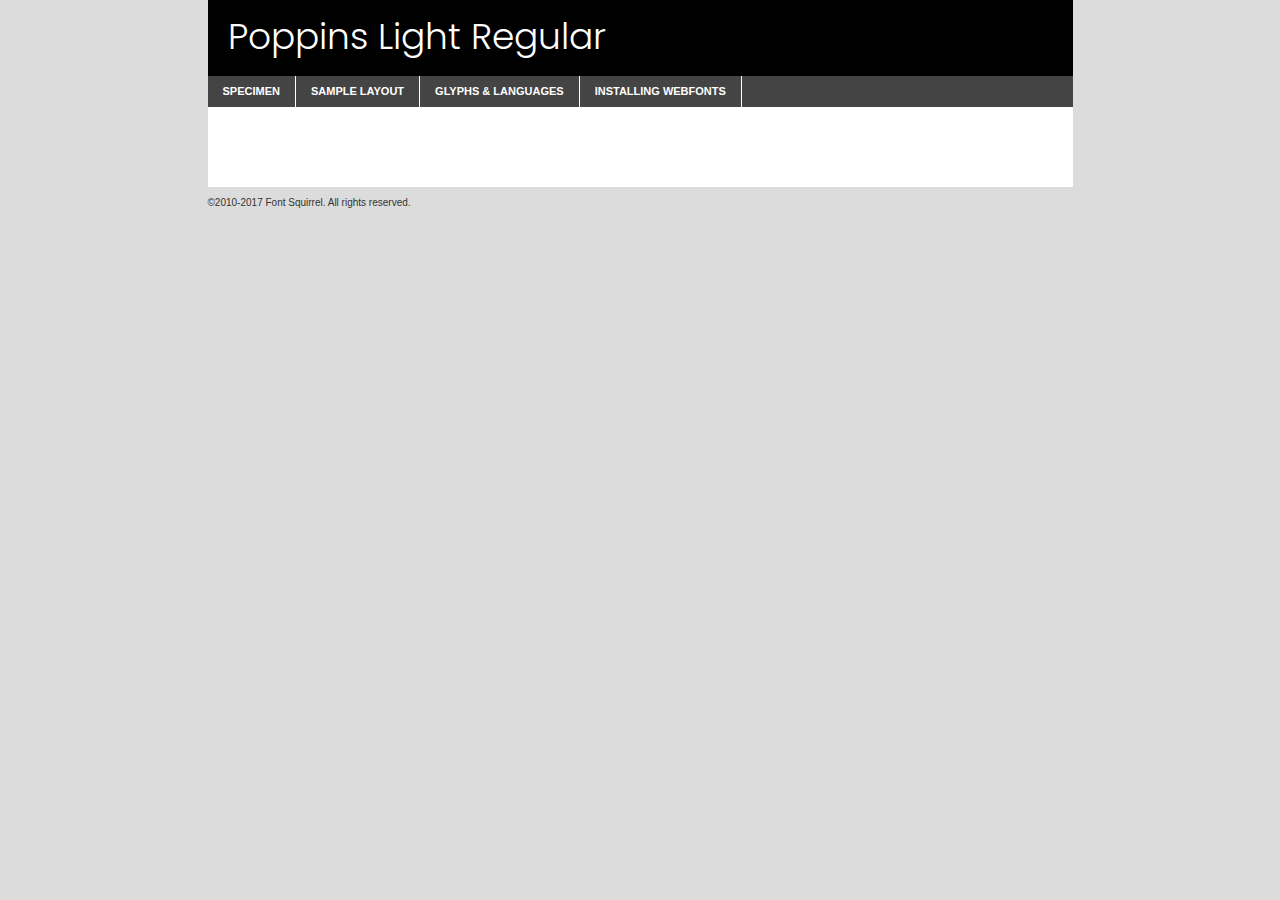
<file: landingpage/components/fonts/poppins-light-demo.html>
<!DOCTYPE html PUBLIC "-//W3C//DTD XHTML 1.0 Transitional//EN"
	"http://www.w3.org/TR/xhtml1/DTD/xhtml1-transitional.dtd">

<html xmlns="http://www.w3.org/1999/xhtml" xml:lang="en" lang="en">
<head>
	<meta http-equiv="Content-Type" content="text/html; charset=utf-8" />
	<script src="http://ajax.googleapis.com/ajax/libs/jquery/1.7.2/jquery.min.js" type="text/javascript" charset="utf-8"></script>
	<script type="text/javascript">
	(function($){$.fn.easyTabs=function(option){var param=jQuery.extend({fadeSpeed:"fast",defaultContent:1,activeClass:'active'},option);$(this).each(function(){var thisId="#"+this.id;if(param.defaultContent==''){param.defaultContent=1;}
	if(typeof param.defaultContent=="number")
	{var defaultTab=$(thisId+" .tabs li:eq("+(param.defaultContent-1)+") a").attr('href').substr(1);}else{var defaultTab=param.defaultContent;}
	$(thisId+" .tabs li a").each(function(){var tabToHide=$(this).attr('href').substr(1);$("#"+tabToHide).addClass('easytabs-tab-content');});hideAll();changeContent(defaultTab);function hideAll(){$(thisId+" .easytabs-tab-content").hide();}
	function changeContent(tabId){hideAll();$(thisId+" .tabs li").removeClass(param.activeClass);$(thisId+" .tabs li a[href=#"+tabId+"]").closest('li').addClass(param.activeClass);if(param.fadeSpeed!="none")
	{$(thisId+" #"+tabId).fadeIn(param.fadeSpeed);}else{$(thisId+" #"+tabId).show();}}
	$(thisId+" .tabs li").click(function(){var tabId=$(this).find('a').attr('href').substr(1);changeContent(tabId);return false;});});}})(jQuery);
	</script>
	<link rel="stylesheet" href="specimen_files/specimen_stylesheet.css" type="text/css" charset="utf-8" />
	<link rel="stylesheet" href="stylesheet.css" type="text/css" charset="utf-8" />

	<style type="text/css">
					body{
				font-family: 'poppinslight';
							}
		</style>

	<title>Poppins Light Regular Specimen</title>
	
	
	<script type="text/javascript" charset="utf-8">
		$(document).ready(function() {
			$('#container').easyTabs({defaultContent:1});
		});
	</script>
</head>

<body>
<div id="container">
	<div id="header">
		Poppins Light Regular	</div>
	<ul class="tabs">
		<li><a href="#specimen">Specimen</a></li>
		<li><a href="#layout">Sample Layout</a></li>
				<li><a href="#glyphs">Glyphs &amp; Languages</a></li>
		<li><a href="#installing">Installing Webfonts</a></li>
		
	</ul>
	
	<div id="main_content">

		
			<div id="specimen">
		
				<div class="section">
					<div class="grid12 firstcol">
						<div class="huge">AaBb</div>
					</div>
				</div>
		
				<div class="section">
					<div class="glyph_range">A&#x200B;B&#x200b;C&#x200b;D&#x200b;E&#x200b;F&#x200b;G&#x200b;H&#x200b;I&#x200b;J&#x200b;K&#x200b;L&#x200b;M&#x200b;N&#x200b;O&#x200b;P&#x200b;Q&#x200b;R&#x200b;S&#x200b;T&#x200b;U&#x200b;V&#x200b;W&#x200b;X&#x200b;Y&#x200b;Z&#x200b;a&#x200b;b&#x200b;c&#x200b;d&#x200b;e&#x200b;f&#x200b;g&#x200b;h&#x200b;i&#x200b;j&#x200b;k&#x200b;l&#x200b;m&#x200b;n&#x200b;o&#x200b;p&#x200b;q&#x200b;r&#x200b;s&#x200b;t&#x200b;u&#x200b;v&#x200b;w&#x200b;x&#x200b;y&#x200b;z&#x200b;1&#x200b;2&#x200b;3&#x200b;4&#x200b;5&#x200b;6&#x200b;7&#x200b;8&#x200b;9&#x200b;0&#x200b;&amp;&#x200b;.&#x200b;,&#x200b;?&#x200b;!&#x200b;&#64;&#x200b;(&#x200b;)&#x200b;#&#x200b;$&#x200b;%&#x200b;*&#x200b;+&#x200b;-&#x200b;=&#x200b;:&#x200b;;</div>
				</div>
				<div class="section">
					<div class="grid12 firstcol">
						<table class="sample_table">
							<tr><td>10</td><td class="size10">abcdefghijklmnopqrstuvwxyzABCDEFGHIJKLMNOPQRSTUVWXYZ0123456789abcdefghijklmnopqrstuvwxyzABCDEFGHIJKLMNOPQRSTUVWXYZ0123456789abcdefghijklmnopqrstuvwxyzABCDEFGHIJKLMNOPQRSTUVWXYZ</td></tr>
							<tr><td>11</td><td class="size11">abcdefghijklmnopqrstuvwxyzABCDEFGHIJKLMNOPQRSTUVWXYZ0123456789abcdefghijklmnopqrstuvwxyzABCDEFGHIJKLMNOPQRSTUVWXYZ0123456789abcdefghijklmnopqrstuvwxyzABCDEFGHIJKLMNOPQRSTUVWXYZ</td></tr>
							<tr><td>12</td><td class="size12">abcdefghijklmnopqrstuvwxyzABCDEFGHIJKLMNOPQRSTUVWXYZ0123456789abcdefghijklmnopqrstuvwxyzABCDEFGHIJKLMNOPQRSTUVWXYZ0123456789abcdefghijklmnopqrstuvwxyzABCDEFGHIJKLMNOPQRSTUVWXYZ</td></tr>
							<tr><td>13</td><td class="size13">abcdefghijklmnopqrstuvwxyzABCDEFGHIJKLMNOPQRSTUVWXYZ0123456789abcdefghijklmnopqrstuvwxyzABCDEFGHIJKLMNOPQRSTUVWXYZ0123456789abcdefghijklmnopqrstuvwxyzABCDEFGHIJKLMNOPQRSTUVWXYZ</td></tr>
							<tr><td>14</td><td class="size14">abcdefghijklmnopqrstuvwxyzABCDEFGHIJKLMNOPQRSTUVWXYZ0123456789abcdefghijklmnopqrstuvwxyzABCDEFGHIJKLMNOPQRSTUVWXYZ0123456789abcdefghijklmnopqrstuvwxyzABCDEFGHIJKLMNOPQRSTUVWXYZ</td></tr>
							<tr><td>16</td><td class="size16">abcdefghijklmnopqrstuvwxyzABCDEFGHIJKLMNOPQRSTUVWXYZ0123456789abcdefghijklmnopqrstuvwxyzABCDEFGHIJKLMNOPQRSTUVWXYZ</td></tr>
							<tr><td>18</td><td class="size18">abcdefghijklmnopqrstuvwxyzABCDEFGHIJKLMNOPQRSTUVWXYZ0123456789abcdefghijklmnopqrstuvwxyzABCDEFGHIJKLMNOPQRSTUVWXYZ</td></tr>
							<tr><td>20</td><td class="size20">abcdefghijklmnopqrstuvwxyzABCDEFGHIJKLMNOPQRSTUVWXYZ0123456789abcdefghijklmnopqrstuvwxyzABCDEFGHIJKLMNOPQRSTUVWXYZ</td></tr>
							<tr><td>24</td><td class="size24">abcdefghijklmnopqrstuvwxyzABCDEFGHIJKLMNOPQRSTUVWXYZ0123456789abcdefghijklmnopqrstuvwxyzABCDEFGHIJKLMNOPQRSTUVWXYZ</td></tr>
							<tr><td>30</td><td class="size30">abcdefghijklmnopqrstuvwxyzABCDEFGHIJKLMNOPQRSTUVWXYZ0123456789abcdefghijklmnopqrstuvwxyzABCDEFGHIJKLMNOPQRSTUVWXYZ</td></tr>
							<tr><td>36</td><td class="size36">abcdefghijklmnopqrstuvwxyzABCDEFGHIJKLMNOPQRSTUVWXYZ0123456789abcdefghijklmnopqrstuvwxyzABCDEFGHIJKLMNOPQRSTUVWXYZ</td></tr>
							<tr><td>48</td><td class="size48">abcdefghijklmnopqrstuvwxyzABCDEFGHIJKLMNOPQRSTUVWXYZ0123456789abcdefghijklmnopqrstuvwxyzABCDEFGHIJKLMNOPQRSTUVWXYZ</td></tr>
							<tr><td>60</td><td class="size60">abcdefghijklmnopqrstuvwxyzABCDEFGHIJKLMNOPQRSTUVWXYZ0123456789abcdefghijklmnopqrstuvwxyzABCDEFGHIJKLMNOPQRSTUVWXYZ</td></tr>
							<tr><td>72</td><td class="size72">abcdefghijklmnopqrstuvwxyzABCDEFGHIJKLMNOPQRSTUVWXYZ0123456789abcdefghijklmnopqrstuvwxyzABCDEFGHIJKLMNOPQRSTUVWXYZ</td></tr>
							<tr><td>90</td><td class="size90">abcdefghijklmnopqrstuvwxyzABCDEFGHIJKLMNOPQRSTUVWXYZ0123456789abcdefghijklmnopqrstuvwxyzABCDEFGHIJKLMNOPQRSTUVWXYZ</td></tr>
						</table>
				
					</div>
			
				</div>
		
		
		
								<div class="section" id="bodycomparison">


										<div id="xheight">
				<div class="fontbody">&#x25FC;&#x25FC;&#x25FC;&#x25FC;&#x25FC;&#x25FC;&#x25FC;&#x25FC;&#x25FC;&#x25FC;&#x25FC;&#x25FC;&#x25FC;&#x25FC;&#x25FC;&#x25FC;&#x25FC;&#x25FC;&#x25FC;&#x25FC;&#x25FC;&#x25FC;&#x25FC;&#x25FC;&#x25FC;&#x25FC;&#x25FC;&#x25FC;&#x25FC;&#x25FC;&#x25FC;&#x25FC;&#x25FC;&#x25FC;&#x25FC;&#x25FC;&#x25FC;&#x25FC;&#x25FC;&#x25FC;&#x25FC;&#x25FC;&#x25FC;&#x25FC;&#x25FC;&#x25FC;&#x25FC;&#x25FC;&#x25FC;&#x25FC;&#x25FC;&#x25FC;&#x25FC;&#x25FC;&#x25FC;&#x25FC;&#x25FC;&#x25FC;&#x25FC;&#x25FC;&#x25FC;&#x25FC;&#x25FC;&#x25FC;&#x25FC;&#x25FC;&#x25FC;&#x25FC;&#x25FC;&#x25FC;&#x25FC;&#x25FC;&#x25FC;&#x25FC;&#x25FC;&#x25FC;&#x25FC;&#x25FC;&#x25FC;&#x25FC;&#x25FC;&#x25FC;&#x25FC;&#x25FC;&#x25FC;&#x25FC;&#x25FC;&#x25FC;&#x25FC;&#x25FC;&#x25FC;&#x25FC;&#x25FC;&#x25FC;&#x25FC;&#x25FC;&#x25FC;&#x25FC;&#x25FC;body</div><div class="arialbody">body</div><div class="verdanabody">body</div><div class="georgiabody">body</div></div>
										<div class="fontbody" style="z-index:1">
											body<span>Poppins Light Regular</span>
										</div>
										<div class="arialbody" style="z-index:1">
											body<span>Arial</span>
										</div>
										<div class="verdanabody" style="z-index:1">
											body<span>Verdana</span>
										</div>
										<div class="georgiabody" style="z-index:1">
											body<span>Georgia</span>
										</div>



								</div>
		
		
				<div class="section psample psample_row1" id="">
					
					<div class="grid2 firstcol">
						<p class="size10"><span>10.</span>Aenean lacinia bibendum nulla sed consectetur. Fusce dapibus, tellus ac cursus commodo, tortor mauris condimentum nibh, ut fermentum massa justo sit amet risus. Nullam id dolor id nibh ultricies vehicula ut id elit. Cum sociis natoque penatibus et magnis dis parturient montes, nascetur ridiculus mus. Nulla vitae elit libero, a pharetra augue.</p>
			
					</div>
					<div class="grid3">
						<p class="size11"><span>11.</span>Aenean lacinia bibendum nulla sed consectetur. Fusce dapibus, tellus ac cursus commodo, tortor mauris condimentum nibh, ut fermentum massa justo sit amet risus. Nullam id dolor id nibh ultricies vehicula ut id elit. Cum sociis natoque penatibus et magnis dis parturient montes, nascetur ridiculus mus. Nulla vitae elit libero, a pharetra augue.</p>
			
					</div>
					<div class="grid3">
						<p class="size12"><span>12.</span>Aenean lacinia bibendum nulla sed consectetur. Fusce dapibus, tellus ac cursus commodo, tortor mauris condimentum nibh, ut fermentum massa justo sit amet risus. Nullam id dolor id nibh ultricies vehicula ut id elit. Cum sociis natoque penatibus et magnis dis parturient montes, nascetur ridiculus mus. Nulla vitae elit libero, a pharetra augue.</p>
			
					</div>
					<div class="grid4">
						<p class="size13"><span>13.</span>Aenean lacinia bibendum nulla sed consectetur. Fusce dapibus, tellus ac cursus commodo, tortor mauris condimentum nibh, ut fermentum massa justo sit amet risus. Nullam id dolor id nibh ultricies vehicula ut id elit. Cum sociis natoque penatibus et magnis dis parturient montes, nascetur ridiculus mus. Nulla vitae elit libero, a pharetra augue.</p>
			
					</div>
					<div class="white_blend"></div>
					
				</div>
				<div class="section psample psample_row2" id="">
					<div class="grid3 firstcol">
						<p class="size14"><span>14.</span>Aenean lacinia bibendum nulla sed consectetur. Fusce dapibus, tellus ac cursus commodo, tortor mauris condimentum nibh, ut fermentum massa justo sit amet risus. Nullam id dolor id nibh ultricies vehicula ut id elit. Cum sociis natoque penatibus et magnis dis parturient montes, nascetur ridiculus mus. Nulla vitae elit libero, a pharetra augue.</p>
			
					</div>
					<div class="grid4">
						<p class="size16"><span>16.</span>Aenean lacinia bibendum nulla sed consectetur. Fusce dapibus, tellus ac cursus commodo, tortor mauris condimentum nibh, ut fermentum massa justo sit amet risus. Nullam id dolor id nibh ultricies vehicula ut id elit. Cum sociis natoque penatibus et magnis dis parturient montes, nascetur ridiculus mus. Nulla vitae elit libero, a pharetra augue.</p>
			
					</div>
					<div class="grid5">
						<p class="size18"><span>18.</span>Aenean lacinia bibendum nulla sed consectetur. Fusce dapibus, tellus ac cursus commodo, tortor mauris condimentum nibh, ut fermentum massa justo sit amet risus. Nullam id dolor id nibh ultricies vehicula ut id elit. Cum sociis natoque penatibus et magnis dis parturient montes, nascetur ridiculus mus. Nulla vitae elit libero, a pharetra augue.</p>
			
					</div>

					<div class="white_blend"></div>

				</div>
				
				<div class="section psample psample_row3" id="">
					<div class="grid5 firstcol">
						<p class="size20"><span>20.</span>Aenean lacinia bibendum nulla sed consectetur. Fusce dapibus, tellus ac cursus commodo, tortor mauris condimentum nibh, ut fermentum massa justo sit amet risus. Nullam id dolor id nibh ultricies vehicula ut id elit. Cum sociis natoque penatibus et magnis dis parturient montes, nascetur ridiculus mus. Nulla vitae elit libero, a pharetra augue.</p>
					</div>
					<div class="grid7">
						<p class="size24"><span>24.</span>Aenean lacinia bibendum nulla sed consectetur. Fusce dapibus, tellus ac cursus commodo, tortor mauris condimentum nibh, ut fermentum massa justo sit amet risus. Nullam id dolor id nibh ultricies vehicula ut id elit. Cum sociis natoque penatibus et magnis dis parturient montes, nascetur ridiculus mus. Nulla vitae elit libero, a pharetra augue.</p>
					</div>
					
					<div class="white_blend"></div>
					
				</div>
				
				<div class="section psample psample_row4" id="">
					<div class="grid12 firstcol">
						<p class="size30"><span>30.</span>Aenean lacinia bibendum nulla sed consectetur. Fusce dapibus, tellus ac cursus commodo, tortor mauris condimentum nibh, ut fermentum massa justo sit amet risus. Nullam id dolor id nibh ultricies vehicula ut id elit. Cum sociis natoque penatibus et magnis dis parturient montes, nascetur ridiculus mus. Nulla vitae elit libero, a pharetra augue.</p>
					</div>
					<div class="white_blend"></div>
					
				</div>
				
				
				
				<div class="section psample psample_row1 fullreverse">
					<div class="grid2 firstcol">
						<p class="size10"><span>10.</span>Aenean lacinia bibendum nulla sed consectetur. Fusce dapibus, tellus ac cursus commodo, tortor mauris condimentum nibh, ut fermentum massa justo sit amet risus. Nullam id dolor id nibh ultricies vehicula ut id elit. Cum sociis natoque penatibus et magnis dis parturient montes, nascetur ridiculus mus. Nulla vitae elit libero, a pharetra augue.</p>
			
					</div>
					<div class="grid3">
						<p class="size11"><span>11.</span>Aenean lacinia bibendum nulla sed consectetur. Fusce dapibus, tellus ac cursus commodo, tortor mauris condimentum nibh, ut fermentum massa justo sit amet risus. Nullam id dolor id nibh ultricies vehicula ut id elit. Cum sociis natoque penatibus et magnis dis parturient montes, nascetur ridiculus mus. Nulla vitae elit libero, a pharetra augue.</p>
			
					</div>
					<div class="grid3">
						<p class="size12"><span>12.</span>Aenean lacinia bibendum nulla sed consectetur. Fusce dapibus, tellus ac cursus commodo, tortor mauris condimentum nibh, ut fermentum massa justo sit amet risus. Nullam id dolor id nibh ultricies vehicula ut id elit. Cum sociis natoque penatibus et magnis dis parturient montes, nascetur ridiculus mus. Nulla vitae elit libero, a pharetra augue.</p>
			
					</div>
					<div class="grid4">
						<p class="size13"><span>13.</span>Aenean lacinia bibendum nulla sed consectetur. Fusce dapibus, tellus ac cursus commodo, tortor mauris condimentum nibh, ut fermentum massa justo sit amet risus. Nullam id dolor id nibh ultricies vehicula ut id elit. Cum sociis natoque penatibus et magnis dis parturient montes, nascetur ridiculus mus. Nulla vitae elit libero, a pharetra augue.</p>
			
					</div>
					<div class="black_blend"></div>
					
				</div>
				
				<div class="section psample psample_row2 fullreverse">
					<div class="grid3 firstcol">
						<p class="size14"><span>14.</span>Aenean lacinia bibendum nulla sed consectetur. Fusce dapibus, tellus ac cursus commodo, tortor mauris condimentum nibh, ut fermentum massa justo sit amet risus. Nullam id dolor id nibh ultricies vehicula ut id elit. Cum sociis natoque penatibus et magnis dis parturient montes, nascetur ridiculus mus. Nulla vitae elit libero, a pharetra augue.</p>
			
					</div>
					<div class="grid4">
						<p class="size16"><span>16.</span>Aenean lacinia bibendum nulla sed consectetur. Fusce dapibus, tellus ac cursus commodo, tortor mauris condimentum nibh, ut fermentum massa justo sit amet risus. Nullam id dolor id nibh ultricies vehicula ut id elit. Cum sociis natoque penatibus et magnis dis parturient montes, nascetur ridiculus mus. Nulla vitae elit libero, a pharetra augue.</p>
			
					</div>
					<div class="grid5">
						<p class="size18"><span>18.</span>Aenean lacinia bibendum nulla sed consectetur. Fusce dapibus, tellus ac cursus commodo, tortor mauris condimentum nibh, ut fermentum massa justo sit amet risus. Nullam id dolor id nibh ultricies vehicula ut id elit. Cum sociis natoque penatibus et magnis dis parturient montes, nascetur ridiculus mus. Nulla vitae elit libero, a pharetra augue.</p>
			
					</div>
					<div class="black_blend"></div>

				</div>
				
				<div class="section psample fullreverse psample_row3" id="">
					<div class="grid5 firstcol">
						<p class="size20"><span>20.</span>Aenean lacinia bibendum nulla sed consectetur. Fusce dapibus, tellus ac cursus commodo, tortor mauris condimentum nibh, ut fermentum massa justo sit amet risus. Nullam id dolor id nibh ultricies vehicula ut id elit. Cum sociis natoque penatibus et magnis dis parturient montes, nascetur ridiculus mus. Nulla vitae elit libero, a pharetra augue.</p>
					</div>
					<div class="grid7">
						<p class="size24"><span>24.</span>Aenean lacinia bibendum nulla sed consectetur. Fusce dapibus, tellus ac cursus commodo, tortor mauris condimentum nibh, ut fermentum massa justo sit amet risus. Nullam id dolor id nibh ultricies vehicula ut id elit. Cum sociis natoque penatibus et magnis dis parturient montes, nascetur ridiculus mus. Nulla vitae elit libero, a pharetra augue.</p>
					</div>
					
					<div class="black_blend"></div>
					
				</div>
				
				<div class="section psample fullreverse psample_row4" id="" style="border-bottom: 20px #000 solid;">
					<div class="grid12 firstcol">
						<p class="size30"><span>30.</span>Aenean lacinia bibendum nulla sed consectetur. Fusce dapibus, tellus ac cursus commodo, tortor mauris condimentum nibh, ut fermentum massa justo sit amet risus. Nullam id dolor id nibh ultricies vehicula ut id elit. Cum sociis natoque penatibus et magnis dis parturient montes, nascetur ridiculus mus. Nulla vitae elit libero, a pharetra augue.</p>
					</div>
					<div class="black_blend"></div>
					
				</div>
				
				
				
				
			</div>
			
			<div id="layout">
				
				<div class="section">
					
					<div class="grid12 firstcol">
						<h1>Lorem Ipsum Dolor</h1>
						<h2>Etiam porta sem malesuada magna mollis euismod</h2>
						
						<p class="byline">By <a href="#link">Aenean Lacinia</a></p>
					</div>
				</div>
				<div class="section">
					<div class="grid8 firstcol">
						<p class="large">Donec sed odio dui. Morbi leo risus, porta ac consectetur ac, vestibulum at eros. Fusce dapibus, tellus ac cursus commodo, tortor mauris condimentum nibh, ut fermentum massa justo sit amet risus. </p>

						
						<h3>Pellentesque ornare sem</h3>

						<p>Maecenas sed diam eget risus varius blandit sit amet non magna. Maecenas faucibus mollis interdum. Donec ullamcorper nulla non metus auctor fringilla. Nullam id dolor id nibh ultricies vehicula ut id elit. Nullam id dolor id nibh ultricies vehicula ut id elit. </p>

						<p>Aenean eu leo quam. Pellentesque ornare sem lacinia quam venenatis vestibulum. Lorem ipsum dolor sit amet, consectetur adipiscing elit. Cum sociis natoque penatibus et magnis dis parturient montes, nascetur ridiculus mus. </p>

						<p>Nulla vitae elit libero, a pharetra augue. Praesent commodo cursus magna, vel scelerisque nisl consectetur et. Aenean lacinia bibendum nulla sed consectetur. </p>

						<p>Nullam quis risus eget urna mollis ornare vel eu leo. Nullam quis risus eget urna mollis ornare vel eu leo. Maecenas sed diam eget risus varius blandit sit amet non magna. Donec ullamcorper nulla non metus auctor fringilla. </p>

						<h3>Cras mattis consectetur</h3>

						<p>Aenean eu leo quam. Pellentesque ornare sem lacinia quam venenatis vestibulum. Aenean lacinia bibendum nulla sed consectetur. Integer posuere erat a ante venenatis dapibus posuere velit aliquet. Cras mattis consectetur purus sit amet fermentum. </p>

						<p>Nullam id dolor id nibh ultricies vehicula ut id elit. Nullam quis risus eget urna mollis ornare vel eu leo. Cras mattis consectetur purus sit amet fermentum.</p>
					</div>
					
					<div class="grid4 sidebar">
						
						<div class="box reverse">
							<p class="last">Nullam quis risus eget urna mollis ornare vel eu leo. Donec ullamcorper nulla non metus auctor fringilla. Cras mattis consectetur purus sit amet fermentum. Sed posuere consectetur est at lobortis. Lorem ipsum dolor sit amet, consectetur adipiscing elit. </p>
						</div>
						
						<p class="caption">Maecenas sed diam eget risus varius.</p>

						<p>Vestibulum id ligula porta felis euismod semper. Integer posuere erat a ante venenatis dapibus posuere velit aliquet. Vestibulum id ligula porta felis euismod semper. Sed posuere consectetur est at lobortis. Maecenas sed diam eget risus varius blandit sit amet non magna. Fusce dapibus, tellus ac cursus commodo, tortor mauris condimentum nibh, ut fermentum massa justo sit amet risus. </p>

					

						<p>Duis mollis, est non commodo luctus, nisi erat porttitor ligula, eget lacinia odio sem nec elit. Aenean lacinia bibendum nulla sed consectetur. Vivamus sagittis lacus vel augue laoreet rutrum faucibus dolor auctor. Aenean lacinia bibendum nulla sed consectetur. Nullam quis risus eget urna mollis ornare vel eu leo. </p>

						<p>Praesent commodo cursus magna, vel scelerisque nisl consectetur et. Donec ullamcorper nulla non metus auctor fringilla. Maecenas faucibus mollis interdum. Fusce dapibus, tellus ac cursus commodo, tortor mauris condimentum nibh, ut fermentum massa justo sit amet risus. </p>

					</div>
				</div>
				
			</div>


			



		<div id="glyphs">
			<div class="section">
				<div class="grid12 firstcol">
			
				<h1>Language Support</h1>
				<p>The subset of Poppins Light Regular in this kit supports the following languages:<br />
			
					English, Arrernte, Bislama, Cebuano, Fijian, Gilbertese, Hmong, Ibanag, Iloko_ilokano, Interglossa_glosa, Interlingua, Lojban, Manx, Norfolk_pitcairnese, Oromo, Rotokas, Samoan, Sardinian, Seychelles_creole, Shona, Somali, Southern_ndebele, Swahili, Swati_swazi, Tok_pisin, Warlpiri, Xhosa, Zulu, Latinbasic, Demo				</p>
				<h1>Glyph Chart</h1>
				<p>The subset of Poppins Light Regular in this kit includes all the glyphs listed below. Unicode entities are included above each glyph to help you insert individual characters into your layout.</p>
				<div id="glyph_chart">
			
																														 <div><p>&amp;#13;</p>&#13;</div>
																				 <div><p>&amp;#32;</p>&#32;</div>
																				 <div><p>&amp;#33;</p>&#33;</div>
																				 <div><p>&amp;#34;</p>&#34;</div>
																				 <div><p>&amp;#35;</p>&#35;</div>
																				 <div><p>&amp;#36;</p>&#36;</div>
																				 <div><p>&amp;#37;</p>&#37;</div>
																				 <div><p>&amp;#38;</p>&#38;</div>
																				 <div><p>&amp;#39;</p>&#39;</div>
																				 <div><p>&amp;#40;</p>&#40;</div>
																				 <div><p>&amp;#41;</p>&#41;</div>
																				 <div><p>&amp;#42;</p>&#42;</div>
																				 <div><p>&amp;#43;</p>&#43;</div>
																				 <div><p>&amp;#44;</p>&#44;</div>
																				 <div><p>&amp;#46;</p>&#46;</div>
																				 <div><p>&amp;#47;</p>&#47;</div>
																				 <div><p>&amp;#48;</p>&#48;</div>
																				 <div><p>&amp;#49;</p>&#49;</div>
																				 <div><p>&amp;#50;</p>&#50;</div>
																				 <div><p>&amp;#51;</p>&#51;</div>
																				 <div><p>&amp;#52;</p>&#52;</div>
																				 <div><p>&amp;#53;</p>&#53;</div>
																				 <div><p>&amp;#54;</p>&#54;</div>
																				 <div><p>&amp;#55;</p>&#55;</div>
																				 <div><p>&amp;#56;</p>&#56;</div>
																				 <div><p>&amp;#57;</p>&#57;</div>
																				 <div><p>&amp;#60;</p>&#60;</div>
																				 <div><p>&amp;#61;</p>&#61;</div>
																				 <div><p>&amp;#62;</p>&#62;</div>
																				 <div><p>&amp;#63;</p>&#63;</div>
																				 <div><p>&amp;#64;</p>&#64;</div>
																				 <div><p>&amp;#65;</p>&#65;</div>
																				 <div><p>&amp;#66;</p>&#66;</div>
																				 <div><p>&amp;#67;</p>&#67;</div>
																				 <div><p>&amp;#68;</p>&#68;</div>
																				 <div><p>&amp;#69;</p>&#69;</div>
																				 <div><p>&amp;#70;</p>&#70;</div>
																				 <div><p>&amp;#71;</p>&#71;</div>
																				 <div><p>&amp;#72;</p>&#72;</div>
																				 <div><p>&amp;#73;</p>&#73;</div>
																				 <div><p>&amp;#74;</p>&#74;</div>
																				 <div><p>&amp;#75;</p>&#75;</div>
																				 <div><p>&amp;#76;</p>&#76;</div>
																				 <div><p>&amp;#77;</p>&#77;</div>
																				 <div><p>&amp;#78;</p>&#78;</div>
																				 <div><p>&amp;#79;</p>&#79;</div>
																				 <div><p>&amp;#80;</p>&#80;</div>
																				 <div><p>&amp;#81;</p>&#81;</div>
																				 <div><p>&amp;#82;</p>&#82;</div>
																				 <div><p>&amp;#83;</p>&#83;</div>
																				 <div><p>&amp;#84;</p>&#84;</div>
																				 <div><p>&amp;#85;</p>&#85;</div>
																				 <div><p>&amp;#86;</p>&#86;</div>
																				 <div><p>&amp;#87;</p>&#87;</div>
																				 <div><p>&amp;#88;</p>&#88;</div>
																				 <div><p>&amp;#89;</p>&#89;</div>
																				 <div><p>&amp;#90;</p>&#90;</div>
																				 <div><p>&amp;#91;</p>&#91;</div>
																				 <div><p>&amp;#92;</p>&#92;</div>
																				 <div><p>&amp;#93;</p>&#93;</div>
																				 <div><p>&amp;#94;</p>&#94;</div>
																				 <div><p>&amp;#95;</p>&#95;</div>
																				 <div><p>&amp;#96;</p>&#96;</div>
																				 <div><p>&amp;#97;</p>&#97;</div>
																				 <div><p>&amp;#98;</p>&#98;</div>
																				 <div><p>&amp;#99;</p>&#99;</div>
																				 <div><p>&amp;#100;</p>&#100;</div>
																				 <div><p>&amp;#101;</p>&#101;</div>
																				 <div><p>&amp;#102;</p>&#102;</div>
																				 <div><p>&amp;#103;</p>&#103;</div>
																				 <div><p>&amp;#104;</p>&#104;</div>
																				 <div><p>&amp;#105;</p>&#105;</div>
																				 <div><p>&amp;#106;</p>&#106;</div>
																				 <div><p>&amp;#107;</p>&#107;</div>
																				 <div><p>&amp;#108;</p>&#108;</div>
																				 <div><p>&amp;#109;</p>&#109;</div>
																				 <div><p>&amp;#110;</p>&#110;</div>
																				 <div><p>&amp;#111;</p>&#111;</div>
																				 <div><p>&amp;#112;</p>&#112;</div>
																				 <div><p>&amp;#113;</p>&#113;</div>
																				 <div><p>&amp;#114;</p>&#114;</div>
																				 <div><p>&amp;#115;</p>&#115;</div>
																				 <div><p>&amp;#116;</p>&#116;</div>
																				 <div><p>&amp;#117;</p>&#117;</div>
																				 <div><p>&amp;#118;</p>&#118;</div>
																				 <div><p>&amp;#119;</p>&#119;</div>
																				 <div><p>&amp;#120;</p>&#120;</div>
																				 <div><p>&amp;#121;</p>&#121;</div>
																				 <div><p>&amp;#122;</p>&#122;</div>
																				 <div><p>&amp;#123;</p>&#123;</div>
																				 <div><p>&amp;#124;</p>&#124;</div>
																				 <div><p>&amp;#125;</p>&#125;</div>
																				 <div><p>&amp;#126;</p>&#126;</div>
																				 <div><p>&amp;#160;</p>&#160;</div>
																				 <div><p>&amp;#161;</p>&#161;</div>
																				 <div><p>&amp;#162;</p>&#162;</div>
																				 <div><p>&amp;#163;</p>&#163;</div>
																				 <div><p>&amp;#164;</p>&#164;</div>
																				 <div><p>&amp;#165;</p>&#165;</div>
																				 <div><p>&amp;#166;</p>&#166;</div>
																				 <div><p>&amp;#167;</p>&#167;</div>
																				 <div><p>&amp;#168;</p>&#168;</div>
																				 <div><p>&amp;#169;</p>&#169;</div>
																				 <div><p>&amp;#170;</p>&#170;</div>
																				 <div><p>&amp;#171;</p>&#171;</div>
																				 <div><p>&amp;#172;</p>&#172;</div>
																				 <div><p>&amp;#174;</p>&#174;</div>
																				 <div><p>&amp;#175;</p>&#175;</div>
																				 <div><p>&amp;#176;</p>&#176;</div>
																				 <div><p>&amp;#177;</p>&#177;</div>
																				 <div><p>&amp;#178;</p>&#178;</div>
																				 <div><p>&amp;#179;</p>&#179;</div>
																				 <div><p>&amp;#180;</p>&#180;</div>
																				 <div><p>&amp;#181;</p>&#181;</div>
																				 <div><p>&amp;#182;</p>&#182;</div>
																				 <div><p>&amp;#184;</p>&#184;</div>
																				 <div><p>&amp;#185;</p>&#185;</div>
																				 <div><p>&amp;#186;</p>&#186;</div>
																				 <div><p>&amp;#187;</p>&#187;</div>
																				 <div><p>&amp;#188;</p>&#188;</div>
																				 <div><p>&amp;#189;</p>&#189;</div>
																				 <div><p>&amp;#190;</p>&#190;</div>
																				 <div><p>&amp;#191;</p>&#191;</div>
																				 <div><p>&amp;#198;</p>&#198;</div>
																				 <div><p>&amp;#199;</p>&#199;</div>
																				 <div><p>&amp;#208;</p>&#208;</div>
																				 <div><p>&amp;#215;</p>&#215;</div>
																				 <div><p>&amp;#216;</p>&#216;</div>
																				 <div><p>&amp;#222;</p>&#222;</div>
																				 <div><p>&amp;#223;</p>&#223;</div>
																				 <div><p>&amp;#230;</p>&#230;</div>
																				 <div><p>&amp;#231;</p>&#231;</div>
																				 <div><p>&amp;#240;</p>&#240;</div>
																				 <div><p>&amp;#247;</p>&#247;</div>
																				 <div><p>&amp;#248;</p>&#248;</div>
																				 <div><p>&amp;#254;</p>&#254;</div>
																				 <div><p>&amp;#305;</p>&#305;</div>
																				 <div><p>&amp;#338;</p>&#338;</div>
																				 <div><p>&amp;#339;</p>&#339;</div>
																				 <div><p>&amp;#710;</p>&#710;</div>
																				 <div><p>&amp;#730;</p>&#730;</div>
																				 <div><p>&amp;#732;</p>&#732;</div>
																				 <div><p>&amp;#8192;</p>&#8192;</div>
																				 <div><p>&amp;#8193;</p>&#8193;</div>
																				 <div><p>&amp;#8194;</p>&#8194;</div>
																				 <div><p>&amp;#8195;</p>&#8195;</div>
																				 <div><p>&amp;#8196;</p>&#8196;</div>
																				 <div><p>&amp;#8197;</p>&#8197;</div>
																				 <div><p>&amp;#8198;</p>&#8198;</div>
																				 <div><p>&amp;#8199;</p>&#8199;</div>
																				 <div><p>&amp;#8200;</p>&#8200;</div>
																				 <div><p>&amp;#8201;</p>&#8201;</div>
																				 <div><p>&amp;#8202;</p>&#8202;</div>
																				 <div><p>&amp;#8211;</p>&#8211;</div>
																				 <div><p>&amp;#8212;</p>&#8212;</div>
																				 <div><p>&amp;#8216;</p>&#8216;</div>
																				 <div><p>&amp;#8217;</p>&#8217;</div>
																				 <div><p>&amp;#8218;</p>&#8218;</div>
																				 <div><p>&amp;#8220;</p>&#8220;</div>
																				 <div><p>&amp;#8221;</p>&#8221;</div>
																				 <div><p>&amp;#8222;</p>&#8222;</div>
																				 <div><p>&amp;#8226;</p>&#8226;</div>
																				 <div><p>&amp;#8239;</p>&#8239;</div>
																				 <div><p>&amp;#8249;</p>&#8249;</div>
																				 <div><p>&amp;#8250;</p>&#8250;</div>
																				 <div><p>&amp;#8287;</p>&#8287;</div>
																				 <div><p>&amp;#8364;</p>&#8364;</div>
																				 <div><p>&amp;#8482;</p>&#8482;</div>
																				 <div><p>&amp;#8722;</p>&#8722;</div>
																				 <div><p>&amp;#9724;</p>&#9724;</div>
																				 <div><p>&amp;#64257;</p>&#64257;</div>
																																																</div>	
				</div>
		
		
			</div>
		</div>
		
		
		<div id="specs">
			
		</div>
	
		<div id="installing">
			<div class="section">
				<div class="grid7 firstcol">
					<h1>Installing Webfonts</h1>
					
					<p>Webfonts are supported by all major browser platforms but not all in the same way. There are currently four different font formats that must be included in order to target all browsers. This includes TTF, WOFF, EOT and SVG.</p>
					
					<h2>1. Upload your webfonts</h2>
					<p>You must upload your webfont kit to your website. They should be in or near the same directory as your CSS files.</p>
					
					<h2>2. Include the webfont stylesheet</h2>
					<p>A special CSS @font-face declaration helps the various browsers select the appropriate font it needs without causing you a bunch of headaches. Learn more about this syntax by reading the <a href="https://www.fontspring.com/blog/further-hardening-of-the-bulletproof-syntax">Fontspring blog post</a> about it. The code for it is as follows:</p>


<code>
@font-face{ 
	font-family: 'MyWebFont';
	src: url('WebFont.eot');
	src: url('WebFont.eot?#iefix') format('embedded-opentype'),
	     url('WebFont.woff') format('woff'),
	     url('WebFont.ttf') format('truetype'),
	     url('WebFont.svg#webfont') format('svg');
}
</code>

	<p>We've already gone ahead and generated the code for you. All you have to do is link to the stylesheet in your HTML, like this:</p>
	<code>&lt;link rel=&quot;stylesheet&quot; href=&quot;stylesheet.css&quot; type=&quot;text/css&quot; charset=&quot;utf-8&quot; /&gt;</code>

					<h2>3. Modify your own stylesheet</h2>
					<p>To take advantage of your new fonts, you must tell your stylesheet to use them. Look at the original @font-face declaration above and find the property called "font-family." The name linked there will be what you use to reference the font. Prepend that webfont name to the font stack in the "font-family" property, inside the selector you want to change. For example:</p>
<code>p { font-family: 'WebFont', Arial, sans-serif; }</code>

<h2>4. Test</h2>
<p>Getting webfonts to work cross-browser <em>can</em> be tricky. Use the information in the sidebar to help you if you find that fonts aren't loading in a particular browser.</p>
				</div>
				
				<div class="grid5 sidebar">
					<div class="box">
						<h2>Troubleshooting<br />Font-Face Problems</h2>
						<p>Having trouble getting your webfonts to load in your new website? Here are some tips to sort out what might be the problem.</p>

						<h3>Fonts not showing in any browser</h3>

						<p>This sounds like you need to work on the plumbing. You either did not upload the fonts to the correct directory, or you did not link the fonts properly in the CSS. If you've confirmed that all this is correct and you still have a problem, take a look at your .htaccess file and see if requests are getting intercepted.</p>

						<h3>Fonts not loading in iPhone or iPad</h3>

						<p>The most common problem here is that you are serving the fonts from an IIS server. IIS refuses to serve files that have unknown MIME types. If that is the case, you must set the MIME type for SVG to "image/svg+xml" in the server settings. Follow these instructions from Microsoft if you need help.</p>

						<h3>Fonts not loading in Firefox</h3>

						<p>The primary reason for this failure? You are still using a version Firefox older than 3.5. So upgrade already! If that isn't it, then you are very likely serving fonts from a different domain. Firefox requires that all font assets be served from the same domain. Lastly it is possible that you need to add WOFF to your list of MIME types (if you are serving via IIS.)</p>

						<h3>Fonts not loading in IE</h3>

						<p>Are you looking at Internet Explorer on an actual Windows machine or are you cheating by using a service like Adobe BrowserLab? Many of these screenshot services do not render @font-face for IE. Best to test it on a real machine.</p>

						<h3>Fonts not loading in IE9</h3>

						<p>IE9, like Firefox, requires that fonts be served from the same domain as the website. Make sure that is the case.</p>
					</div>
				</div>
			</div>
			
		</div>
	
	</div>
	<div id="footer">
		<p>&copy;2010-2017 Font Squirrel. All rights reserved.</p>
	</div>
</div>
</body>
</html>
</file>
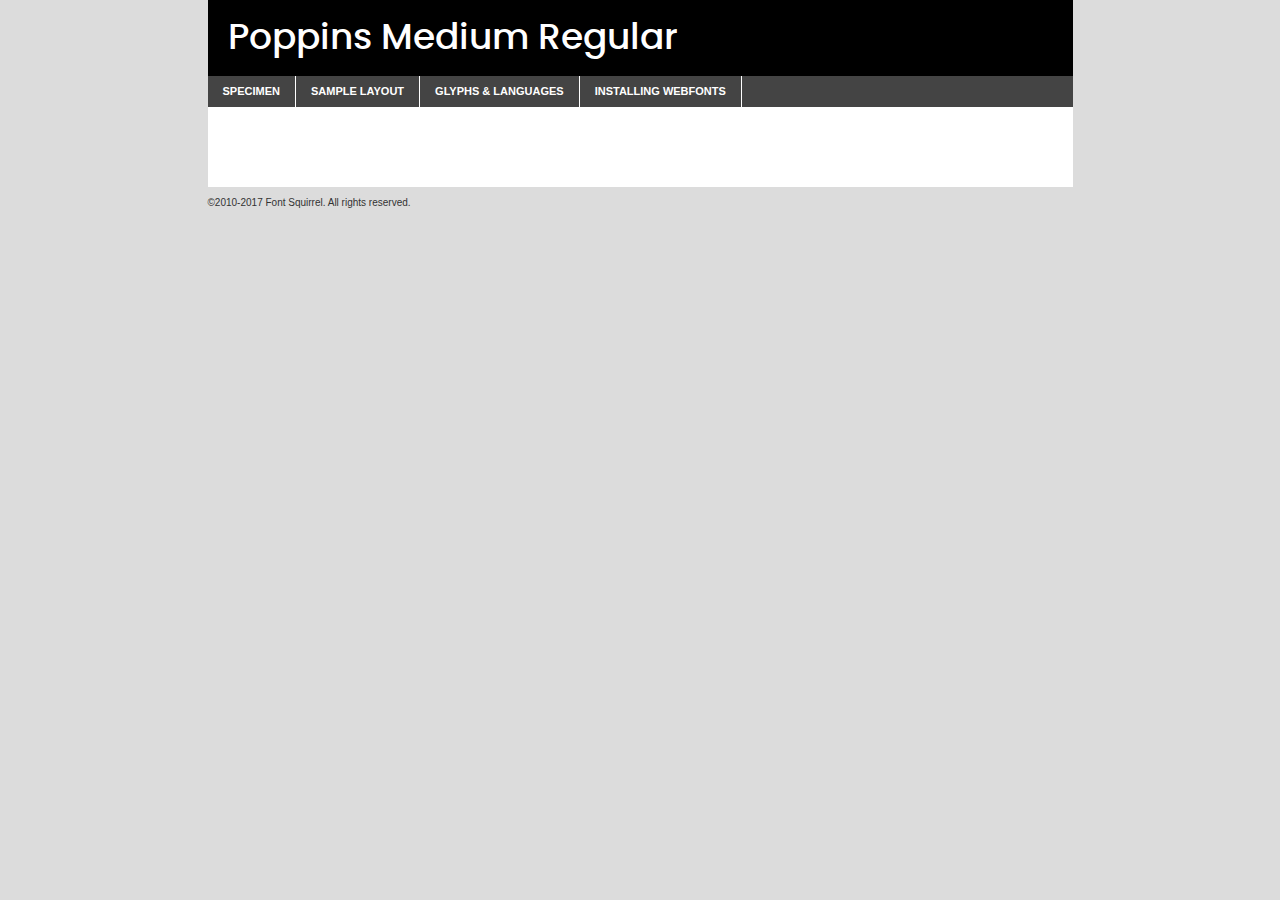
<file: landingpage/components/fonts/poppins-medium-demo.html>
<!DOCTYPE html PUBLIC "-//W3C//DTD XHTML 1.0 Transitional//EN"
	"http://www.w3.org/TR/xhtml1/DTD/xhtml1-transitional.dtd">

<html xmlns="http://www.w3.org/1999/xhtml" xml:lang="en" lang="en">
<head>
	<meta http-equiv="Content-Type" content="text/html; charset=utf-8" />
	<script src="http://ajax.googleapis.com/ajax/libs/jquery/1.7.2/jquery.min.js" type="text/javascript" charset="utf-8"></script>
	<script type="text/javascript">
	(function($){$.fn.easyTabs=function(option){var param=jQuery.extend({fadeSpeed:"fast",defaultContent:1,activeClass:'active'},option);$(this).each(function(){var thisId="#"+this.id;if(param.defaultContent==''){param.defaultContent=1;}
	if(typeof param.defaultContent=="number")
	{var defaultTab=$(thisId+" .tabs li:eq("+(param.defaultContent-1)+") a").attr('href').substr(1);}else{var defaultTab=param.defaultContent;}
	$(thisId+" .tabs li a").each(function(){var tabToHide=$(this).attr('href').substr(1);$("#"+tabToHide).addClass('easytabs-tab-content');});hideAll();changeContent(defaultTab);function hideAll(){$(thisId+" .easytabs-tab-content").hide();}
	function changeContent(tabId){hideAll();$(thisId+" .tabs li").removeClass(param.activeClass);$(thisId+" .tabs li a[href=#"+tabId+"]").closest('li').addClass(param.activeClass);if(param.fadeSpeed!="none")
	{$(thisId+" #"+tabId).fadeIn(param.fadeSpeed);}else{$(thisId+" #"+tabId).show();}}
	$(thisId+" .tabs li").click(function(){var tabId=$(this).find('a').attr('href').substr(1);changeContent(tabId);return false;});});}})(jQuery);
	</script>
	<link rel="stylesheet" href="specimen_files/specimen_stylesheet.css" type="text/css" charset="utf-8" />
	<link rel="stylesheet" href="stylesheet.css" type="text/css" charset="utf-8" />

	<style type="text/css">
					body{
				font-family: 'poppinsmedium';
							}
		</style>

	<title>Poppins Medium Regular Specimen</title>
	
	
	<script type="text/javascript" charset="utf-8">
		$(document).ready(function() {
			$('#container').easyTabs({defaultContent:1});
		});
	</script>
</head>

<body>
<div id="container">
	<div id="header">
		Poppins Medium Regular	</div>
	<ul class="tabs">
		<li><a href="#specimen">Specimen</a></li>
		<li><a href="#layout">Sample Layout</a></li>
				<li><a href="#glyphs">Glyphs &amp; Languages</a></li>
		<li><a href="#installing">Installing Webfonts</a></li>
		
	</ul>
	
	<div id="main_content">

		
			<div id="specimen">
		
				<div class="section">
					<div class="grid12 firstcol">
						<div class="huge">AaBb</div>
					</div>
				</div>
		
				<div class="section">
					<div class="glyph_range">A&#x200B;B&#x200b;C&#x200b;D&#x200b;E&#x200b;F&#x200b;G&#x200b;H&#x200b;I&#x200b;J&#x200b;K&#x200b;L&#x200b;M&#x200b;N&#x200b;O&#x200b;P&#x200b;Q&#x200b;R&#x200b;S&#x200b;T&#x200b;U&#x200b;V&#x200b;W&#x200b;X&#x200b;Y&#x200b;Z&#x200b;a&#x200b;b&#x200b;c&#x200b;d&#x200b;e&#x200b;f&#x200b;g&#x200b;h&#x200b;i&#x200b;j&#x200b;k&#x200b;l&#x200b;m&#x200b;n&#x200b;o&#x200b;p&#x200b;q&#x200b;r&#x200b;s&#x200b;t&#x200b;u&#x200b;v&#x200b;w&#x200b;x&#x200b;y&#x200b;z&#x200b;1&#x200b;2&#x200b;3&#x200b;4&#x200b;5&#x200b;6&#x200b;7&#x200b;8&#x200b;9&#x200b;0&#x200b;&amp;&#x200b;.&#x200b;,&#x200b;?&#x200b;!&#x200b;&#64;&#x200b;(&#x200b;)&#x200b;#&#x200b;$&#x200b;%&#x200b;*&#x200b;+&#x200b;-&#x200b;=&#x200b;:&#x200b;;</div>
				</div>
				<div class="section">
					<div class="grid12 firstcol">
						<table class="sample_table">
							<tr><td>10</td><td class="size10">abcdefghijklmnopqrstuvwxyzABCDEFGHIJKLMNOPQRSTUVWXYZ0123456789abcdefghijklmnopqrstuvwxyzABCDEFGHIJKLMNOPQRSTUVWXYZ0123456789abcdefghijklmnopqrstuvwxyzABCDEFGHIJKLMNOPQRSTUVWXYZ</td></tr>
							<tr><td>11</td><td class="size11">abcdefghijklmnopqrstuvwxyzABCDEFGHIJKLMNOPQRSTUVWXYZ0123456789abcdefghijklmnopqrstuvwxyzABCDEFGHIJKLMNOPQRSTUVWXYZ0123456789abcdefghijklmnopqrstuvwxyzABCDEFGHIJKLMNOPQRSTUVWXYZ</td></tr>
							<tr><td>12</td><td class="size12">abcdefghijklmnopqrstuvwxyzABCDEFGHIJKLMNOPQRSTUVWXYZ0123456789abcdefghijklmnopqrstuvwxyzABCDEFGHIJKLMNOPQRSTUVWXYZ0123456789abcdefghijklmnopqrstuvwxyzABCDEFGHIJKLMNOPQRSTUVWXYZ</td></tr>
							<tr><td>13</td><td class="size13">abcdefghijklmnopqrstuvwxyzABCDEFGHIJKLMNOPQRSTUVWXYZ0123456789abcdefghijklmnopqrstuvwxyzABCDEFGHIJKLMNOPQRSTUVWXYZ0123456789abcdefghijklmnopqrstuvwxyzABCDEFGHIJKLMNOPQRSTUVWXYZ</td></tr>
							<tr><td>14</td><td class="size14">abcdefghijklmnopqrstuvwxyzABCDEFGHIJKLMNOPQRSTUVWXYZ0123456789abcdefghijklmnopqrstuvwxyzABCDEFGHIJKLMNOPQRSTUVWXYZ0123456789abcdefghijklmnopqrstuvwxyzABCDEFGHIJKLMNOPQRSTUVWXYZ</td></tr>
							<tr><td>16</td><td class="size16">abcdefghijklmnopqrstuvwxyzABCDEFGHIJKLMNOPQRSTUVWXYZ0123456789abcdefghijklmnopqrstuvwxyzABCDEFGHIJKLMNOPQRSTUVWXYZ</td></tr>
							<tr><td>18</td><td class="size18">abcdefghijklmnopqrstuvwxyzABCDEFGHIJKLMNOPQRSTUVWXYZ0123456789abcdefghijklmnopqrstuvwxyzABCDEFGHIJKLMNOPQRSTUVWXYZ</td></tr>
							<tr><td>20</td><td class="size20">abcdefghijklmnopqrstuvwxyzABCDEFGHIJKLMNOPQRSTUVWXYZ0123456789abcdefghijklmnopqrstuvwxyzABCDEFGHIJKLMNOPQRSTUVWXYZ</td></tr>
							<tr><td>24</td><td class="size24">abcdefghijklmnopqrstuvwxyzABCDEFGHIJKLMNOPQRSTUVWXYZ0123456789abcdefghijklmnopqrstuvwxyzABCDEFGHIJKLMNOPQRSTUVWXYZ</td></tr>
							<tr><td>30</td><td class="size30">abcdefghijklmnopqrstuvwxyzABCDEFGHIJKLMNOPQRSTUVWXYZ0123456789abcdefghijklmnopqrstuvwxyzABCDEFGHIJKLMNOPQRSTUVWXYZ</td></tr>
							<tr><td>36</td><td class="size36">abcdefghijklmnopqrstuvwxyzABCDEFGHIJKLMNOPQRSTUVWXYZ0123456789abcdefghijklmnopqrstuvwxyzABCDEFGHIJKLMNOPQRSTUVWXYZ</td></tr>
							<tr><td>48</td><td class="size48">abcdefghijklmnopqrstuvwxyzABCDEFGHIJKLMNOPQRSTUVWXYZ0123456789abcdefghijklmnopqrstuvwxyzABCDEFGHIJKLMNOPQRSTUVWXYZ</td></tr>
							<tr><td>60</td><td class="size60">abcdefghijklmnopqrstuvwxyzABCDEFGHIJKLMNOPQRSTUVWXYZ0123456789abcdefghijklmnopqrstuvwxyzABCDEFGHIJKLMNOPQRSTUVWXYZ</td></tr>
							<tr><td>72</td><td class="size72">abcdefghijklmnopqrstuvwxyzABCDEFGHIJKLMNOPQRSTUVWXYZ0123456789abcdefghijklmnopqrstuvwxyzABCDEFGHIJKLMNOPQRSTUVWXYZ</td></tr>
							<tr><td>90</td><td class="size90">abcdefghijklmnopqrstuvwxyzABCDEFGHIJKLMNOPQRSTUVWXYZ0123456789abcdefghijklmnopqrstuvwxyzABCDEFGHIJKLMNOPQRSTUVWXYZ</td></tr>
						</table>
				
					</div>
			
				</div>
		
		
		
								<div class="section" id="bodycomparison">


										<div id="xheight">
				<div class="fontbody">&#x25FC;&#x25FC;&#x25FC;&#x25FC;&#x25FC;&#x25FC;&#x25FC;&#x25FC;&#x25FC;&#x25FC;&#x25FC;&#x25FC;&#x25FC;&#x25FC;&#x25FC;&#x25FC;&#x25FC;&#x25FC;&#x25FC;&#x25FC;&#x25FC;&#x25FC;&#x25FC;&#x25FC;&#x25FC;&#x25FC;&#x25FC;&#x25FC;&#x25FC;&#x25FC;&#x25FC;&#x25FC;&#x25FC;&#x25FC;&#x25FC;&#x25FC;&#x25FC;&#x25FC;&#x25FC;&#x25FC;&#x25FC;&#x25FC;&#x25FC;&#x25FC;&#x25FC;&#x25FC;&#x25FC;&#x25FC;&#x25FC;&#x25FC;&#x25FC;&#x25FC;&#x25FC;&#x25FC;&#x25FC;&#x25FC;&#x25FC;&#x25FC;&#x25FC;&#x25FC;&#x25FC;&#x25FC;&#x25FC;&#x25FC;&#x25FC;&#x25FC;&#x25FC;&#x25FC;&#x25FC;&#x25FC;&#x25FC;&#x25FC;&#x25FC;&#x25FC;&#x25FC;&#x25FC;&#x25FC;&#x25FC;&#x25FC;&#x25FC;&#x25FC;&#x25FC;&#x25FC;&#x25FC;&#x25FC;&#x25FC;&#x25FC;&#x25FC;&#x25FC;&#x25FC;&#x25FC;&#x25FC;&#x25FC;&#x25FC;&#x25FC;&#x25FC;&#x25FC;&#x25FC;&#x25FC;body</div><div class="arialbody">body</div><div class="verdanabody">body</div><div class="georgiabody">body</div></div>
										<div class="fontbody" style="z-index:1">
											body<span>Poppins Medium Regular</span>
										</div>
										<div class="arialbody" style="z-index:1">
											body<span>Arial</span>
										</div>
										<div class="verdanabody" style="z-index:1">
											body<span>Verdana</span>
										</div>
										<div class="georgiabody" style="z-index:1">
											body<span>Georgia</span>
										</div>



								</div>
		
		
				<div class="section psample psample_row1" id="">
					
					<div class="grid2 firstcol">
						<p class="size10"><span>10.</span>Aenean lacinia bibendum nulla sed consectetur. Fusce dapibus, tellus ac cursus commodo, tortor mauris condimentum nibh, ut fermentum massa justo sit amet risus. Nullam id dolor id nibh ultricies vehicula ut id elit. Cum sociis natoque penatibus et magnis dis parturient montes, nascetur ridiculus mus. Nulla vitae elit libero, a pharetra augue.</p>
			
					</div>
					<div class="grid3">
						<p class="size11"><span>11.</span>Aenean lacinia bibendum nulla sed consectetur. Fusce dapibus, tellus ac cursus commodo, tortor mauris condimentum nibh, ut fermentum massa justo sit amet risus. Nullam id dolor id nibh ultricies vehicula ut id elit. Cum sociis natoque penatibus et magnis dis parturient montes, nascetur ridiculus mus. Nulla vitae elit libero, a pharetra augue.</p>
			
					</div>
					<div class="grid3">
						<p class="size12"><span>12.</span>Aenean lacinia bibendum nulla sed consectetur. Fusce dapibus, tellus ac cursus commodo, tortor mauris condimentum nibh, ut fermentum massa justo sit amet risus. Nullam id dolor id nibh ultricies vehicula ut id elit. Cum sociis natoque penatibus et magnis dis parturient montes, nascetur ridiculus mus. Nulla vitae elit libero, a pharetra augue.</p>
			
					</div>
					<div class="grid4">
						<p class="size13"><span>13.</span>Aenean lacinia bibendum nulla sed consectetur. Fusce dapibus, tellus ac cursus commodo, tortor mauris condimentum nibh, ut fermentum massa justo sit amet risus. Nullam id dolor id nibh ultricies vehicula ut id elit. Cum sociis natoque penatibus et magnis dis parturient montes, nascetur ridiculus mus. Nulla vitae elit libero, a pharetra augue.</p>
			
					</div>
					<div class="white_blend"></div>
					
				</div>
				<div class="section psample psample_row2" id="">
					<div class="grid3 firstcol">
						<p class="size14"><span>14.</span>Aenean lacinia bibendum nulla sed consectetur. Fusce dapibus, tellus ac cursus commodo, tortor mauris condimentum nibh, ut fermentum massa justo sit amet risus. Nullam id dolor id nibh ultricies vehicula ut id elit. Cum sociis natoque penatibus et magnis dis parturient montes, nascetur ridiculus mus. Nulla vitae elit libero, a pharetra augue.</p>
			
					</div>
					<div class="grid4">
						<p class="size16"><span>16.</span>Aenean lacinia bibendum nulla sed consectetur. Fusce dapibus, tellus ac cursus commodo, tortor mauris condimentum nibh, ut fermentum massa justo sit amet risus. Nullam id dolor id nibh ultricies vehicula ut id elit. Cum sociis natoque penatibus et magnis dis parturient montes, nascetur ridiculus mus. Nulla vitae elit libero, a pharetra augue.</p>
			
					</div>
					<div class="grid5">
						<p class="size18"><span>18.</span>Aenean lacinia bibendum nulla sed consectetur. Fusce dapibus, tellus ac cursus commodo, tortor mauris condimentum nibh, ut fermentum massa justo sit amet risus. Nullam id dolor id nibh ultricies vehicula ut id elit. Cum sociis natoque penatibus et magnis dis parturient montes, nascetur ridiculus mus. Nulla vitae elit libero, a pharetra augue.</p>
			
					</div>

					<div class="white_blend"></div>

				</div>
				
				<div class="section psample psample_row3" id="">
					<div class="grid5 firstcol">
						<p class="size20"><span>20.</span>Aenean lacinia bibendum nulla sed consectetur. Fusce dapibus, tellus ac cursus commodo, tortor mauris condimentum nibh, ut fermentum massa justo sit amet risus. Nullam id dolor id nibh ultricies vehicula ut id elit. Cum sociis natoque penatibus et magnis dis parturient montes, nascetur ridiculus mus. Nulla vitae elit libero, a pharetra augue.</p>
					</div>
					<div class="grid7">
						<p class="size24"><span>24.</span>Aenean lacinia bibendum nulla sed consectetur. Fusce dapibus, tellus ac cursus commodo, tortor mauris condimentum nibh, ut fermentum massa justo sit amet risus. Nullam id dolor id nibh ultricies vehicula ut id elit. Cum sociis natoque penatibus et magnis dis parturient montes, nascetur ridiculus mus. Nulla vitae elit libero, a pharetra augue.</p>
					</div>
					
					<div class="white_blend"></div>
					
				</div>
				
				<div class="section psample psample_row4" id="">
					<div class="grid12 firstcol">
						<p class="size30"><span>30.</span>Aenean lacinia bibendum nulla sed consectetur. Fusce dapibus, tellus ac cursus commodo, tortor mauris condimentum nibh, ut fermentum massa justo sit amet risus. Nullam id dolor id nibh ultricies vehicula ut id elit. Cum sociis natoque penatibus et magnis dis parturient montes, nascetur ridiculus mus. Nulla vitae elit libero, a pharetra augue.</p>
					</div>
					<div class="white_blend"></div>
					
				</div>
				
				
				
				<div class="section psample psample_row1 fullreverse">
					<div class="grid2 firstcol">
						<p class="size10"><span>10.</span>Aenean lacinia bibendum nulla sed consectetur. Fusce dapibus, tellus ac cursus commodo, tortor mauris condimentum nibh, ut fermentum massa justo sit amet risus. Nullam id dolor id nibh ultricies vehicula ut id elit. Cum sociis natoque penatibus et magnis dis parturient montes, nascetur ridiculus mus. Nulla vitae elit libero, a pharetra augue.</p>
			
					</div>
					<div class="grid3">
						<p class="size11"><span>11.</span>Aenean lacinia bibendum nulla sed consectetur. Fusce dapibus, tellus ac cursus commodo, tortor mauris condimentum nibh, ut fermentum massa justo sit amet risus. Nullam id dolor id nibh ultricies vehicula ut id elit. Cum sociis natoque penatibus et magnis dis parturient montes, nascetur ridiculus mus. Nulla vitae elit libero, a pharetra augue.</p>
			
					</div>
					<div class="grid3">
						<p class="size12"><span>12.</span>Aenean lacinia bibendum nulla sed consectetur. Fusce dapibus, tellus ac cursus commodo, tortor mauris condimentum nibh, ut fermentum massa justo sit amet risus. Nullam id dolor id nibh ultricies vehicula ut id elit. Cum sociis natoque penatibus et magnis dis parturient montes, nascetur ridiculus mus. Nulla vitae elit libero, a pharetra augue.</p>
			
					</div>
					<div class="grid4">
						<p class="size13"><span>13.</span>Aenean lacinia bibendum nulla sed consectetur. Fusce dapibus, tellus ac cursus commodo, tortor mauris condimentum nibh, ut fermentum massa justo sit amet risus. Nullam id dolor id nibh ultricies vehicula ut id elit. Cum sociis natoque penatibus et magnis dis parturient montes, nascetur ridiculus mus. Nulla vitae elit libero, a pharetra augue.</p>
			
					</div>
					<div class="black_blend"></div>
					
				</div>
				
				<div class="section psample psample_row2 fullreverse">
					<div class="grid3 firstcol">
						<p class="size14"><span>14.</span>Aenean lacinia bibendum nulla sed consectetur. Fusce dapibus, tellus ac cursus commodo, tortor mauris condimentum nibh, ut fermentum massa justo sit amet risus. Nullam id dolor id nibh ultricies vehicula ut id elit. Cum sociis natoque penatibus et magnis dis parturient montes, nascetur ridiculus mus. Nulla vitae elit libero, a pharetra augue.</p>
			
					</div>
					<div class="grid4">
						<p class="size16"><span>16.</span>Aenean lacinia bibendum nulla sed consectetur. Fusce dapibus, tellus ac cursus commodo, tortor mauris condimentum nibh, ut fermentum massa justo sit amet risus. Nullam id dolor id nibh ultricies vehicula ut id elit. Cum sociis natoque penatibus et magnis dis parturient montes, nascetur ridiculus mus. Nulla vitae elit libero, a pharetra augue.</p>
			
					</div>
					<div class="grid5">
						<p class="size18"><span>18.</span>Aenean lacinia bibendum nulla sed consectetur. Fusce dapibus, tellus ac cursus commodo, tortor mauris condimentum nibh, ut fermentum massa justo sit amet risus. Nullam id dolor id nibh ultricies vehicula ut id elit. Cum sociis natoque penatibus et magnis dis parturient montes, nascetur ridiculus mus. Nulla vitae elit libero, a pharetra augue.</p>
			
					</div>
					<div class="black_blend"></div>

				</div>
				
				<div class="section psample fullreverse psample_row3" id="">
					<div class="grid5 firstcol">
						<p class="size20"><span>20.</span>Aenean lacinia bibendum nulla sed consectetur. Fusce dapibus, tellus ac cursus commodo, tortor mauris condimentum nibh, ut fermentum massa justo sit amet risus. Nullam id dolor id nibh ultricies vehicula ut id elit. Cum sociis natoque penatibus et magnis dis parturient montes, nascetur ridiculus mus. Nulla vitae elit libero, a pharetra augue.</p>
					</div>
					<div class="grid7">
						<p class="size24"><span>24.</span>Aenean lacinia bibendum nulla sed consectetur. Fusce dapibus, tellus ac cursus commodo, tortor mauris condimentum nibh, ut fermentum massa justo sit amet risus. Nullam id dolor id nibh ultricies vehicula ut id elit. Cum sociis natoque penatibus et magnis dis parturient montes, nascetur ridiculus mus. Nulla vitae elit libero, a pharetra augue.</p>
					</div>
					
					<div class="black_blend"></div>
					
				</div>
				
				<div class="section psample fullreverse psample_row4" id="" style="border-bottom: 20px #000 solid;">
					<div class="grid12 firstcol">
						<p class="size30"><span>30.</span>Aenean lacinia bibendum nulla sed consectetur. Fusce dapibus, tellus ac cursus commodo, tortor mauris condimentum nibh, ut fermentum massa justo sit amet risus. Nullam id dolor id nibh ultricies vehicula ut id elit. Cum sociis natoque penatibus et magnis dis parturient montes, nascetur ridiculus mus. Nulla vitae elit libero, a pharetra augue.</p>
					</div>
					<div class="black_blend"></div>
					
				</div>
				
				
				
				
			</div>
			
			<div id="layout">
				
				<div class="section">
					
					<div class="grid12 firstcol">
						<h1>Lorem Ipsum Dolor</h1>
						<h2>Etiam porta sem malesuada magna mollis euismod</h2>
						
						<p class="byline">By <a href="#link">Aenean Lacinia</a></p>
					</div>
				</div>
				<div class="section">
					<div class="grid8 firstcol">
						<p class="large">Donec sed odio dui. Morbi leo risus, porta ac consectetur ac, vestibulum at eros. Fusce dapibus, tellus ac cursus commodo, tortor mauris condimentum nibh, ut fermentum massa justo sit amet risus. </p>

						
						<h3>Pellentesque ornare sem</h3>

						<p>Maecenas sed diam eget risus varius blandit sit amet non magna. Maecenas faucibus mollis interdum. Donec ullamcorper nulla non metus auctor fringilla. Nullam id dolor id nibh ultricies vehicula ut id elit. Nullam id dolor id nibh ultricies vehicula ut id elit. </p>

						<p>Aenean eu leo quam. Pellentesque ornare sem lacinia quam venenatis vestibulum. Lorem ipsum dolor sit amet, consectetur adipiscing elit. Cum sociis natoque penatibus et magnis dis parturient montes, nascetur ridiculus mus. </p>

						<p>Nulla vitae elit libero, a pharetra augue. Praesent commodo cursus magna, vel scelerisque nisl consectetur et. Aenean lacinia bibendum nulla sed consectetur. </p>

						<p>Nullam quis risus eget urna mollis ornare vel eu leo. Nullam quis risus eget urna mollis ornare vel eu leo. Maecenas sed diam eget risus varius blandit sit amet non magna. Donec ullamcorper nulla non metus auctor fringilla. </p>

						<h3>Cras mattis consectetur</h3>

						<p>Aenean eu leo quam. Pellentesque ornare sem lacinia quam venenatis vestibulum. Aenean lacinia bibendum nulla sed consectetur. Integer posuere erat a ante venenatis dapibus posuere velit aliquet. Cras mattis consectetur purus sit amet fermentum. </p>

						<p>Nullam id dolor id nibh ultricies vehicula ut id elit. Nullam quis risus eget urna mollis ornare vel eu leo. Cras mattis consectetur purus sit amet fermentum.</p>
					</div>
					
					<div class="grid4 sidebar">
						
						<div class="box reverse">
							<p class="last">Nullam quis risus eget urna mollis ornare vel eu leo. Donec ullamcorper nulla non metus auctor fringilla. Cras mattis consectetur purus sit amet fermentum. Sed posuere consectetur est at lobortis. Lorem ipsum dolor sit amet, consectetur adipiscing elit. </p>
						</div>
						
						<p class="caption">Maecenas sed diam eget risus varius.</p>

						<p>Vestibulum id ligula porta felis euismod semper. Integer posuere erat a ante venenatis dapibus posuere velit aliquet. Vestibulum id ligula porta felis euismod semper. Sed posuere consectetur est at lobortis. Maecenas sed diam eget risus varius blandit sit amet non magna. Fusce dapibus, tellus ac cursus commodo, tortor mauris condimentum nibh, ut fermentum massa justo sit amet risus. </p>

					

						<p>Duis mollis, est non commodo luctus, nisi erat porttitor ligula, eget lacinia odio sem nec elit. Aenean lacinia bibendum nulla sed consectetur. Vivamus sagittis lacus vel augue laoreet rutrum faucibus dolor auctor. Aenean lacinia bibendum nulla sed consectetur. Nullam quis risus eget urna mollis ornare vel eu leo. </p>

						<p>Praesent commodo cursus magna, vel scelerisque nisl consectetur et. Donec ullamcorper nulla non metus auctor fringilla. Maecenas faucibus mollis interdum. Fusce dapibus, tellus ac cursus commodo, tortor mauris condimentum nibh, ut fermentum massa justo sit amet risus. </p>

					</div>
				</div>
				
			</div>


			



		<div id="glyphs">
			<div class="section">
				<div class="grid12 firstcol">
			
				<h1>Language Support</h1>
				<p>The subset of Poppins Medium Regular in this kit supports the following languages:<br />
			
					Albanian, Basque, Breton, Chamorro, Danish, Dutch, English, Faroese, Finnish, French, Frisian, Galician, German, Icelandic, Italian, Malagasy, Norwegian, Portuguese, Spanish, Alsatian, Aragonese, Arapaho, Arrernte, Asturian, Aymara, Bislama, Cebuano, Corsican, Fijian, French_creole, Genoese, Gilbertese, Greenlandic, Haitian_creole, Hiligaynon, Hmong, Hopi, Ibanag, Iloko_ilokano, Indonesian, Interglossa_glosa, Interlingua, Irish_gaelic, Jerriais, Lojban, Lombard, Luxembourgeois, Manx, Mohawk, Norfolk_pitcairnese, Occitan, Oromo, Pangasinan, Papiamento, Piedmontese, Potawatomi, Rhaeto-romance, Romansh, Rotokas, Sami_lule, Samoan, Sardinian, Scots_gaelic, Seychelles_creole, Shona, Sicilian, Somali, Southern_ndebele, Swahili, Swati_swazi, Tagalog_filipino_pilipino, Tetum, Tok_pisin, Uyghur_latinized, Volapuk, Walloon, Warlpiri, Xhosa, Yapese, Zulu, Latinbasic, Ubasic, Demo				</p>
				<h1>Glyph Chart</h1>
				<p>The subset of Poppins Medium Regular in this kit includes all the glyphs listed below. Unicode entities are included above each glyph to help you insert individual characters into your layout.</p>
				<div id="glyph_chart">
			
																														 <div><p>&amp;#13;</p>&#13;</div>
																				 <div><p>&amp;#32;</p>&#32;</div>
																				 <div><p>&amp;#33;</p>&#33;</div>
																				 <div><p>&amp;#34;</p>&#34;</div>
																				 <div><p>&amp;#35;</p>&#35;</div>
																				 <div><p>&amp;#36;</p>&#36;</div>
																				 <div><p>&amp;#37;</p>&#37;</div>
																				 <div><p>&amp;#38;</p>&#38;</div>
																				 <div><p>&amp;#39;</p>&#39;</div>
																				 <div><p>&amp;#40;</p>&#40;</div>
																				 <div><p>&amp;#41;</p>&#41;</div>
																				 <div><p>&amp;#42;</p>&#42;</div>
																				 <div><p>&amp;#43;</p>&#43;</div>
																				 <div><p>&amp;#44;</p>&#44;</div>
																				 <div><p>&amp;#45;</p>&#45;</div>
																				 <div><p>&amp;#46;</p>&#46;</div>
																				 <div><p>&amp;#47;</p>&#47;</div>
																				 <div><p>&amp;#48;</p>&#48;</div>
																				 <div><p>&amp;#49;</p>&#49;</div>
																				 <div><p>&amp;#50;</p>&#50;</div>
																				 <div><p>&amp;#51;</p>&#51;</div>
																				 <div><p>&amp;#52;</p>&#52;</div>
																				 <div><p>&amp;#53;</p>&#53;</div>
																				 <div><p>&amp;#54;</p>&#54;</div>
																				 <div><p>&amp;#55;</p>&#55;</div>
																				 <div><p>&amp;#56;</p>&#56;</div>
																				 <div><p>&amp;#57;</p>&#57;</div>
																				 <div><p>&amp;#58;</p>&#58;</div>
																				 <div><p>&amp;#59;</p>&#59;</div>
																				 <div><p>&amp;#60;</p>&#60;</div>
																				 <div><p>&amp;#61;</p>&#61;</div>
																				 <div><p>&amp;#62;</p>&#62;</div>
																				 <div><p>&amp;#63;</p>&#63;</div>
																				 <div><p>&amp;#64;</p>&#64;</div>
																				 <div><p>&amp;#65;</p>&#65;</div>
																				 <div><p>&amp;#66;</p>&#66;</div>
																				 <div><p>&amp;#67;</p>&#67;</div>
																				 <div><p>&amp;#68;</p>&#68;</div>
																				 <div><p>&amp;#69;</p>&#69;</div>
																				 <div><p>&amp;#70;</p>&#70;</div>
																				 <div><p>&amp;#71;</p>&#71;</div>
																				 <div><p>&amp;#72;</p>&#72;</div>
																				 <div><p>&amp;#73;</p>&#73;</div>
																				 <div><p>&amp;#74;</p>&#74;</div>
																				 <div><p>&amp;#75;</p>&#75;</div>
																				 <div><p>&amp;#76;</p>&#76;</div>
																				 <div><p>&amp;#77;</p>&#77;</div>
																				 <div><p>&amp;#78;</p>&#78;</div>
																				 <div><p>&amp;#79;</p>&#79;</div>
																				 <div><p>&amp;#80;</p>&#80;</div>
																				 <div><p>&amp;#81;</p>&#81;</div>
																				 <div><p>&amp;#82;</p>&#82;</div>
																				 <div><p>&amp;#83;</p>&#83;</div>
																				 <div><p>&amp;#84;</p>&#84;</div>
																				 <div><p>&amp;#85;</p>&#85;</div>
																				 <div><p>&amp;#86;</p>&#86;</div>
																				 <div><p>&amp;#87;</p>&#87;</div>
																				 <div><p>&amp;#88;</p>&#88;</div>
																				 <div><p>&amp;#89;</p>&#89;</div>
																				 <div><p>&amp;#90;</p>&#90;</div>
																				 <div><p>&amp;#91;</p>&#91;</div>
																				 <div><p>&amp;#92;</p>&#92;</div>
																				 <div><p>&amp;#93;</p>&#93;</div>
																				 <div><p>&amp;#94;</p>&#94;</div>
																				 <div><p>&amp;#95;</p>&#95;</div>
																				 <div><p>&amp;#96;</p>&#96;</div>
																				 <div><p>&amp;#97;</p>&#97;</div>
																				 <div><p>&amp;#98;</p>&#98;</div>
																				 <div><p>&amp;#99;</p>&#99;</div>
																				 <div><p>&amp;#100;</p>&#100;</div>
																				 <div><p>&amp;#101;</p>&#101;</div>
																				 <div><p>&amp;#102;</p>&#102;</div>
																				 <div><p>&amp;#103;</p>&#103;</div>
																				 <div><p>&amp;#104;</p>&#104;</div>
																				 <div><p>&amp;#105;</p>&#105;</div>
																				 <div><p>&amp;#106;</p>&#106;</div>
																				 <div><p>&amp;#107;</p>&#107;</div>
																				 <div><p>&amp;#108;</p>&#108;</div>
																				 <div><p>&amp;#109;</p>&#109;</div>
																				 <div><p>&amp;#110;</p>&#110;</div>
																				 <div><p>&amp;#111;</p>&#111;</div>
																				 <div><p>&amp;#112;</p>&#112;</div>
																				 <div><p>&amp;#113;</p>&#113;</div>
																				 <div><p>&amp;#114;</p>&#114;</div>
																				 <div><p>&amp;#115;</p>&#115;</div>
																				 <div><p>&amp;#116;</p>&#116;</div>
																				 <div><p>&amp;#117;</p>&#117;</div>
																				 <div><p>&amp;#118;</p>&#118;</div>
																				 <div><p>&amp;#119;</p>&#119;</div>
																				 <div><p>&amp;#120;</p>&#120;</div>
																				 <div><p>&amp;#121;</p>&#121;</div>
																				 <div><p>&amp;#122;</p>&#122;</div>
																				 <div><p>&amp;#123;</p>&#123;</div>
																				 <div><p>&amp;#124;</p>&#124;</div>
																				 <div><p>&amp;#125;</p>&#125;</div>
																				 <div><p>&amp;#126;</p>&#126;</div>
																				 <div><p>&amp;#160;</p>&#160;</div>
																				 <div><p>&amp;#161;</p>&#161;</div>
																				 <div><p>&amp;#162;</p>&#162;</div>
																				 <div><p>&amp;#163;</p>&#163;</div>
																				 <div><p>&amp;#164;</p>&#164;</div>
																				 <div><p>&amp;#165;</p>&#165;</div>
																				 <div><p>&amp;#166;</p>&#166;</div>
																				 <div><p>&amp;#167;</p>&#167;</div>
																				 <div><p>&amp;#168;</p>&#168;</div>
																				 <div><p>&amp;#169;</p>&#169;</div>
																				 <div><p>&amp;#170;</p>&#170;</div>
																				 <div><p>&amp;#171;</p>&#171;</div>
																				 <div><p>&amp;#172;</p>&#172;</div>
																				 <div><p>&amp;#173;</p>&#173;</div>
																				 <div><p>&amp;#174;</p>&#174;</div>
																				 <div><p>&amp;#175;</p>&#175;</div>
																				 <div><p>&amp;#176;</p>&#176;</div>
																				 <div><p>&amp;#177;</p>&#177;</div>
																				 <div><p>&amp;#178;</p>&#178;</div>
																				 <div><p>&amp;#179;</p>&#179;</div>
																				 <div><p>&amp;#180;</p>&#180;</div>
																				 <div><p>&amp;#181;</p>&#181;</div>
																				 <div><p>&amp;#182;</p>&#182;</div>
																				 <div><p>&amp;#183;</p>&#183;</div>
																				 <div><p>&amp;#184;</p>&#184;</div>
																				 <div><p>&amp;#185;</p>&#185;</div>
																				 <div><p>&amp;#186;</p>&#186;</div>
																				 <div><p>&amp;#187;</p>&#187;</div>
																				 <div><p>&amp;#188;</p>&#188;</div>
																				 <div><p>&amp;#189;</p>&#189;</div>
																				 <div><p>&amp;#190;</p>&#190;</div>
																				 <div><p>&amp;#191;</p>&#191;</div>
																				 <div><p>&amp;#192;</p>&#192;</div>
																				 <div><p>&amp;#193;</p>&#193;</div>
																				 <div><p>&amp;#194;</p>&#194;</div>
																				 <div><p>&amp;#195;</p>&#195;</div>
																				 <div><p>&amp;#196;</p>&#196;</div>
																				 <div><p>&amp;#197;</p>&#197;</div>
																				 <div><p>&amp;#198;</p>&#198;</div>
																				 <div><p>&amp;#199;</p>&#199;</div>
																				 <div><p>&amp;#200;</p>&#200;</div>
																				 <div><p>&amp;#201;</p>&#201;</div>
																				 <div><p>&amp;#202;</p>&#202;</div>
																				 <div><p>&amp;#203;</p>&#203;</div>
																				 <div><p>&amp;#204;</p>&#204;</div>
																				 <div><p>&amp;#205;</p>&#205;</div>
																				 <div><p>&amp;#206;</p>&#206;</div>
																				 <div><p>&amp;#207;</p>&#207;</div>
																				 <div><p>&amp;#208;</p>&#208;</div>
																				 <div><p>&amp;#209;</p>&#209;</div>
																				 <div><p>&amp;#210;</p>&#210;</div>
																				 <div><p>&amp;#211;</p>&#211;</div>
																				 <div><p>&amp;#212;</p>&#212;</div>
																				 <div><p>&amp;#213;</p>&#213;</div>
																				 <div><p>&amp;#214;</p>&#214;</div>
																				 <div><p>&amp;#215;</p>&#215;</div>
																				 <div><p>&amp;#216;</p>&#216;</div>
																				 <div><p>&amp;#217;</p>&#217;</div>
																				 <div><p>&amp;#218;</p>&#218;</div>
																				 <div><p>&amp;#219;</p>&#219;</div>
																				 <div><p>&amp;#220;</p>&#220;</div>
																				 <div><p>&amp;#221;</p>&#221;</div>
																				 <div><p>&amp;#222;</p>&#222;</div>
																				 <div><p>&amp;#223;</p>&#223;</div>
																				 <div><p>&amp;#224;</p>&#224;</div>
																				 <div><p>&amp;#225;</p>&#225;</div>
																				 <div><p>&amp;#226;</p>&#226;</div>
																				 <div><p>&amp;#227;</p>&#227;</div>
																				 <div><p>&amp;#228;</p>&#228;</div>
																				 <div><p>&amp;#229;</p>&#229;</div>
																				 <div><p>&amp;#230;</p>&#230;</div>
																				 <div><p>&amp;#231;</p>&#231;</div>
																				 <div><p>&amp;#232;</p>&#232;</div>
																				 <div><p>&amp;#233;</p>&#233;</div>
																				 <div><p>&amp;#234;</p>&#234;</div>
																				 <div><p>&amp;#235;</p>&#235;</div>
																				 <div><p>&amp;#236;</p>&#236;</div>
																				 <div><p>&amp;#237;</p>&#237;</div>
																				 <div><p>&amp;#238;</p>&#238;</div>
																				 <div><p>&amp;#239;</p>&#239;</div>
																				 <div><p>&amp;#240;</p>&#240;</div>
																				 <div><p>&amp;#241;</p>&#241;</div>
																				 <div><p>&amp;#242;</p>&#242;</div>
																				 <div><p>&amp;#243;</p>&#243;</div>
																				 <div><p>&amp;#244;</p>&#244;</div>
																				 <div><p>&amp;#245;</p>&#245;</div>
																				 <div><p>&amp;#246;</p>&#246;</div>
																				 <div><p>&amp;#247;</p>&#247;</div>
																				 <div><p>&amp;#248;</p>&#248;</div>
																				 <div><p>&amp;#249;</p>&#249;</div>
																				 <div><p>&amp;#250;</p>&#250;</div>
																				 <div><p>&amp;#251;</p>&#251;</div>
																				 <div><p>&amp;#252;</p>&#252;</div>
																				 <div><p>&amp;#253;</p>&#253;</div>
																				 <div><p>&amp;#254;</p>&#254;</div>
																				 <div><p>&amp;#255;</p>&#255;</div>
																				 <div><p>&amp;#338;</p>&#338;</div>
																				 <div><p>&amp;#339;</p>&#339;</div>
																				 <div><p>&amp;#376;</p>&#376;</div>
																				 <div><p>&amp;#710;</p>&#710;</div>
																				 <div><p>&amp;#732;</p>&#732;</div>
																				 <div><p>&amp;#8192;</p>&#8192;</div>
																				 <div><p>&amp;#8193;</p>&#8193;</div>
																				 <div><p>&amp;#8194;</p>&#8194;</div>
																				 <div><p>&amp;#8195;</p>&#8195;</div>
																				 <div><p>&amp;#8196;</p>&#8196;</div>
																				 <div><p>&amp;#8197;</p>&#8197;</div>
																				 <div><p>&amp;#8198;</p>&#8198;</div>
																				 <div><p>&amp;#8199;</p>&#8199;</div>
																				 <div><p>&amp;#8200;</p>&#8200;</div>
																				 <div><p>&amp;#8201;</p>&#8201;</div>
																				 <div><p>&amp;#8202;</p>&#8202;</div>
																				 <div><p>&amp;#8208;</p>&#8208;</div>
																				 <div><p>&amp;#8209;</p>&#8209;</div>
																				 <div><p>&amp;#8210;</p>&#8210;</div>
																				 <div><p>&amp;#8211;</p>&#8211;</div>
																				 <div><p>&amp;#8212;</p>&#8212;</div>
																				 <div><p>&amp;#8216;</p>&#8216;</div>
																				 <div><p>&amp;#8217;</p>&#8217;</div>
																				 <div><p>&amp;#8218;</p>&#8218;</div>
																				 <div><p>&amp;#8220;</p>&#8220;</div>
																				 <div><p>&amp;#8221;</p>&#8221;</div>
																				 <div><p>&amp;#8222;</p>&#8222;</div>
																				 <div><p>&amp;#8226;</p>&#8226;</div>
																				 <div><p>&amp;#8230;</p>&#8230;</div>
																				 <div><p>&amp;#8239;</p>&#8239;</div>
																				 <div><p>&amp;#8249;</p>&#8249;</div>
																				 <div><p>&amp;#8250;</p>&#8250;</div>
																				 <div><p>&amp;#8287;</p>&#8287;</div>
																				 <div><p>&amp;#8364;</p>&#8364;</div>
																				 <div><p>&amp;#8482;</p>&#8482;</div>
																				 <div><p>&amp;#9724;</p>&#9724;</div>
																				 <div><p>&amp;#64257;</p>&#64257;</div>
																				 <div><p>&amp;#64258;</p>&#64258;</div>
																																																</div>	
				</div>
		
		
			</div>
		</div>
		
		
		<div id="specs">
			
		</div>
	
		<div id="installing">
			<div class="section">
				<div class="grid7 firstcol">
					<h1>Installing Webfonts</h1>
					
					<p>Webfonts are supported by all major browser platforms but not all in the same way. There are currently four different font formats that must be included in order to target all browsers. This includes TTF, WOFF, EOT and SVG.</p>
					
					<h2>1. Upload your webfonts</h2>
					<p>You must upload your webfont kit to your website. They should be in or near the same directory as your CSS files.</p>
					
					<h2>2. Include the webfont stylesheet</h2>
					<p>A special CSS @font-face declaration helps the various browsers select the appropriate font it needs without causing you a bunch of headaches. Learn more about this syntax by reading the <a href="https://www.fontspring.com/blog/further-hardening-of-the-bulletproof-syntax">Fontspring blog post</a> about it. The code for it is as follows:</p>


<code>
@font-face{ 
	font-family: 'MyWebFont';
	src: url('WebFont.eot');
	src: url('WebFont.eot?#iefix') format('embedded-opentype'),
	     url('WebFont.woff') format('woff'),
	     url('WebFont.ttf') format('truetype'),
	     url('WebFont.svg#webfont') format('svg');
}
</code>

	<p>We've already gone ahead and generated the code for you. All you have to do is link to the stylesheet in your HTML, like this:</p>
	<code>&lt;link rel=&quot;stylesheet&quot; href=&quot;stylesheet.css&quot; type=&quot;text/css&quot; charset=&quot;utf-8&quot; /&gt;</code>

					<h2>3. Modify your own stylesheet</h2>
					<p>To take advantage of your new fonts, you must tell your stylesheet to use them. Look at the original @font-face declaration above and find the property called "font-family." The name linked there will be what you use to reference the font. Prepend that webfont name to the font stack in the "font-family" property, inside the selector you want to change. For example:</p>
<code>p { font-family: 'WebFont', Arial, sans-serif; }</code>

<h2>4. Test</h2>
<p>Getting webfonts to work cross-browser <em>can</em> be tricky. Use the information in the sidebar to help you if you find that fonts aren't loading in a particular browser.</p>
				</div>
				
				<div class="grid5 sidebar">
					<div class="box">
						<h2>Troubleshooting<br />Font-Face Problems</h2>
						<p>Having trouble getting your webfonts to load in your new website? Here are some tips to sort out what might be the problem.</p>

						<h3>Fonts not showing in any browser</h3>

						<p>This sounds like you need to work on the plumbing. You either did not upload the fonts to the correct directory, or you did not link the fonts properly in the CSS. If you've confirmed that all this is correct and you still have a problem, take a look at your .htaccess file and see if requests are getting intercepted.</p>

						<h3>Fonts not loading in iPhone or iPad</h3>

						<p>The most common problem here is that you are serving the fonts from an IIS server. IIS refuses to serve files that have unknown MIME types. If that is the case, you must set the MIME type for SVG to "image/svg+xml" in the server settings. Follow these instructions from Microsoft if you need help.</p>

						<h3>Fonts not loading in Firefox</h3>

						<p>The primary reason for this failure? You are still using a version Firefox older than 3.5. So upgrade already! If that isn't it, then you are very likely serving fonts from a different domain. Firefox requires that all font assets be served from the same domain. Lastly it is possible that you need to add WOFF to your list of MIME types (if you are serving via IIS.)</p>

						<h3>Fonts not loading in IE</h3>

						<p>Are you looking at Internet Explorer on an actual Windows machine or are you cheating by using a service like Adobe BrowserLab? Many of these screenshot services do not render @font-face for IE. Best to test it on a real machine.</p>

						<h3>Fonts not loading in IE9</h3>

						<p>IE9, like Firefox, requires that fonts be served from the same domain as the website. Make sure that is the case.</p>
					</div>
				</div>
			</div>
			
		</div>
	
	</div>
	<div id="footer">
		<p>&copy;2010-2017 Font Squirrel. All rights reserved.</p>
	</div>
</div>
</body>
</html>
</file>
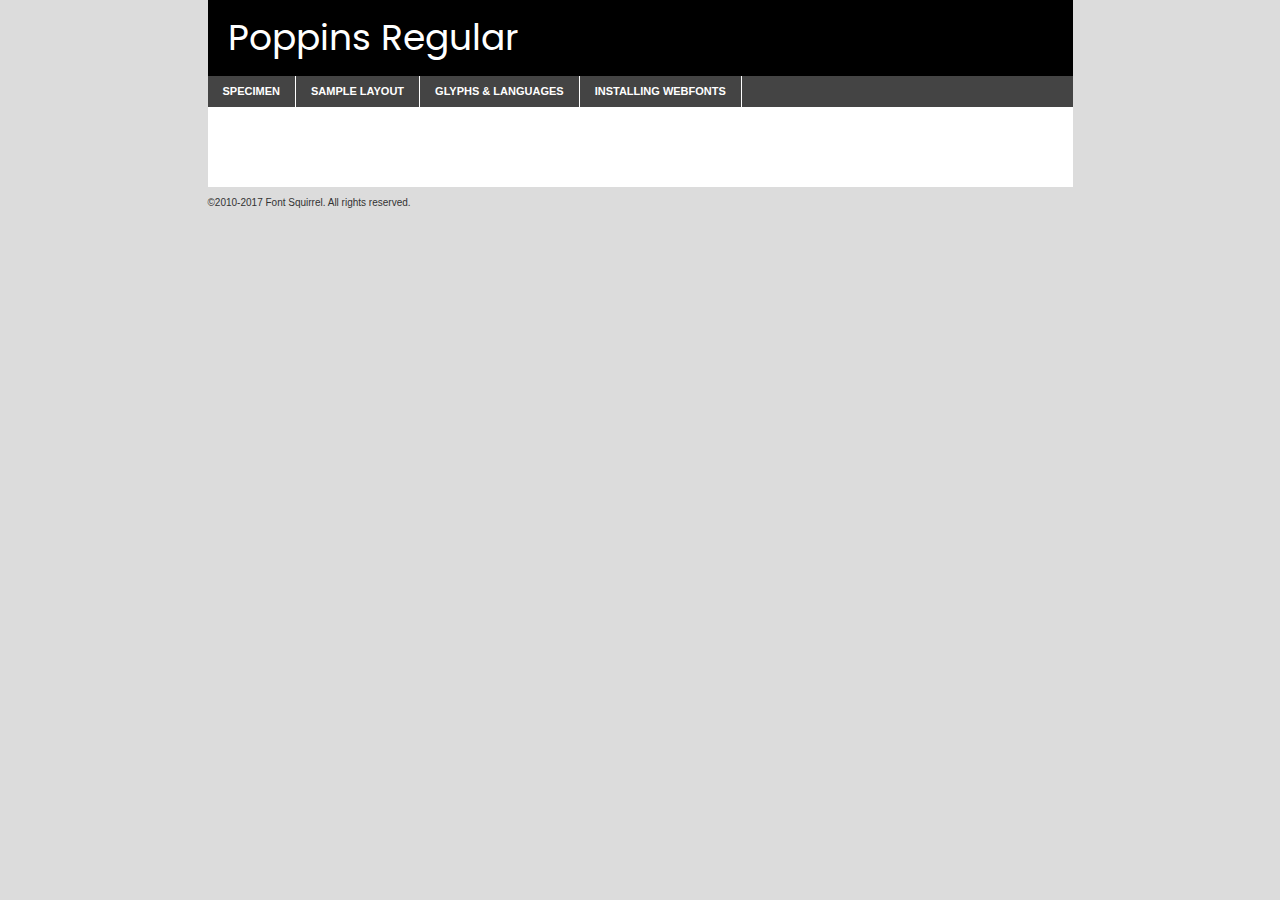
<file: landingpage/components/fonts/poppins-regular-demo.html>
<!DOCTYPE html PUBLIC "-//W3C//DTD XHTML 1.0 Transitional//EN"
	"http://www.w3.org/TR/xhtml1/DTD/xhtml1-transitional.dtd">

<html xmlns="http://www.w3.org/1999/xhtml" xml:lang="en" lang="en">
<head>
	<meta http-equiv="Content-Type" content="text/html; charset=utf-8" />
	<script src="http://ajax.googleapis.com/ajax/libs/jquery/1.7.2/jquery.min.js" type="text/javascript" charset="utf-8"></script>
	<script type="text/javascript">
	(function($){$.fn.easyTabs=function(option){var param=jQuery.extend({fadeSpeed:"fast",defaultContent:1,activeClass:'active'},option);$(this).each(function(){var thisId="#"+this.id;if(param.defaultContent==''){param.defaultContent=1;}
	if(typeof param.defaultContent=="number")
	{var defaultTab=$(thisId+" .tabs li:eq("+(param.defaultContent-1)+") a").attr('href').substr(1);}else{var defaultTab=param.defaultContent;}
	$(thisId+" .tabs li a").each(function(){var tabToHide=$(this).attr('href').substr(1);$("#"+tabToHide).addClass('easytabs-tab-content');});hideAll();changeContent(defaultTab);function hideAll(){$(thisId+" .easytabs-tab-content").hide();}
	function changeContent(tabId){hideAll();$(thisId+" .tabs li").removeClass(param.activeClass);$(thisId+" .tabs li a[href=#"+tabId+"]").closest('li').addClass(param.activeClass);if(param.fadeSpeed!="none")
	{$(thisId+" #"+tabId).fadeIn(param.fadeSpeed);}else{$(thisId+" #"+tabId).show();}}
	$(thisId+" .tabs li").click(function(){var tabId=$(this).find('a').attr('href').substr(1);changeContent(tabId);return false;});});}})(jQuery);
	</script>
	<link rel="stylesheet" href="specimen_files/specimen_stylesheet.css" type="text/css" charset="utf-8" />
	<link rel="stylesheet" href="stylesheet.css" type="text/css" charset="utf-8" />

	<style type="text/css">
					body{
				font-family: 'poppinsregular';
							}
		</style>

	<title>Poppins Regular Specimen</title>
	
	
	<script type="text/javascript" charset="utf-8">
		$(document).ready(function() {
			$('#container').easyTabs({defaultContent:1});
		});
	</script>
</head>

<body>
<div id="container">
	<div id="header">
		Poppins Regular	</div>
	<ul class="tabs">
		<li><a href="#specimen">Specimen</a></li>
		<li><a href="#layout">Sample Layout</a></li>
				<li><a href="#glyphs">Glyphs &amp; Languages</a></li>
		<li><a href="#installing">Installing Webfonts</a></li>
		
	</ul>
	
	<div id="main_content">

		
			<div id="specimen">
		
				<div class="section">
					<div class="grid12 firstcol">
						<div class="huge">AaBb</div>
					</div>
				</div>
		
				<div class="section">
					<div class="glyph_range">A&#x200B;B&#x200b;C&#x200b;D&#x200b;E&#x200b;F&#x200b;G&#x200b;H&#x200b;I&#x200b;J&#x200b;K&#x200b;L&#x200b;M&#x200b;N&#x200b;O&#x200b;P&#x200b;Q&#x200b;R&#x200b;S&#x200b;T&#x200b;U&#x200b;V&#x200b;W&#x200b;X&#x200b;Y&#x200b;Z&#x200b;a&#x200b;b&#x200b;c&#x200b;d&#x200b;e&#x200b;f&#x200b;g&#x200b;h&#x200b;i&#x200b;j&#x200b;k&#x200b;l&#x200b;m&#x200b;n&#x200b;o&#x200b;p&#x200b;q&#x200b;r&#x200b;s&#x200b;t&#x200b;u&#x200b;v&#x200b;w&#x200b;x&#x200b;y&#x200b;z&#x200b;1&#x200b;2&#x200b;3&#x200b;4&#x200b;5&#x200b;6&#x200b;7&#x200b;8&#x200b;9&#x200b;0&#x200b;&amp;&#x200b;.&#x200b;,&#x200b;?&#x200b;!&#x200b;&#64;&#x200b;(&#x200b;)&#x200b;#&#x200b;$&#x200b;%&#x200b;*&#x200b;+&#x200b;-&#x200b;=&#x200b;:&#x200b;;</div>
				</div>
				<div class="section">
					<div class="grid12 firstcol">
						<table class="sample_table">
							<tr><td>10</td><td class="size10">abcdefghijklmnopqrstuvwxyzABCDEFGHIJKLMNOPQRSTUVWXYZ0123456789abcdefghijklmnopqrstuvwxyzABCDEFGHIJKLMNOPQRSTUVWXYZ0123456789abcdefghijklmnopqrstuvwxyzABCDEFGHIJKLMNOPQRSTUVWXYZ</td></tr>
							<tr><td>11</td><td class="size11">abcdefghijklmnopqrstuvwxyzABCDEFGHIJKLMNOPQRSTUVWXYZ0123456789abcdefghijklmnopqrstuvwxyzABCDEFGHIJKLMNOPQRSTUVWXYZ0123456789abcdefghijklmnopqrstuvwxyzABCDEFGHIJKLMNOPQRSTUVWXYZ</td></tr>
							<tr><td>12</td><td class="size12">abcdefghijklmnopqrstuvwxyzABCDEFGHIJKLMNOPQRSTUVWXYZ0123456789abcdefghijklmnopqrstuvwxyzABCDEFGHIJKLMNOPQRSTUVWXYZ0123456789abcdefghijklmnopqrstuvwxyzABCDEFGHIJKLMNOPQRSTUVWXYZ</td></tr>
							<tr><td>13</td><td class="size13">abcdefghijklmnopqrstuvwxyzABCDEFGHIJKLMNOPQRSTUVWXYZ0123456789abcdefghijklmnopqrstuvwxyzABCDEFGHIJKLMNOPQRSTUVWXYZ0123456789abcdefghijklmnopqrstuvwxyzABCDEFGHIJKLMNOPQRSTUVWXYZ</td></tr>
							<tr><td>14</td><td class="size14">abcdefghijklmnopqrstuvwxyzABCDEFGHIJKLMNOPQRSTUVWXYZ0123456789abcdefghijklmnopqrstuvwxyzABCDEFGHIJKLMNOPQRSTUVWXYZ0123456789abcdefghijklmnopqrstuvwxyzABCDEFGHIJKLMNOPQRSTUVWXYZ</td></tr>
							<tr><td>16</td><td class="size16">abcdefghijklmnopqrstuvwxyzABCDEFGHIJKLMNOPQRSTUVWXYZ0123456789abcdefghijklmnopqrstuvwxyzABCDEFGHIJKLMNOPQRSTUVWXYZ</td></tr>
							<tr><td>18</td><td class="size18">abcdefghijklmnopqrstuvwxyzABCDEFGHIJKLMNOPQRSTUVWXYZ0123456789abcdefghijklmnopqrstuvwxyzABCDEFGHIJKLMNOPQRSTUVWXYZ</td></tr>
							<tr><td>20</td><td class="size20">abcdefghijklmnopqrstuvwxyzABCDEFGHIJKLMNOPQRSTUVWXYZ0123456789abcdefghijklmnopqrstuvwxyzABCDEFGHIJKLMNOPQRSTUVWXYZ</td></tr>
							<tr><td>24</td><td class="size24">abcdefghijklmnopqrstuvwxyzABCDEFGHIJKLMNOPQRSTUVWXYZ0123456789abcdefghijklmnopqrstuvwxyzABCDEFGHIJKLMNOPQRSTUVWXYZ</td></tr>
							<tr><td>30</td><td class="size30">abcdefghijklmnopqrstuvwxyzABCDEFGHIJKLMNOPQRSTUVWXYZ0123456789abcdefghijklmnopqrstuvwxyzABCDEFGHIJKLMNOPQRSTUVWXYZ</td></tr>
							<tr><td>36</td><td class="size36">abcdefghijklmnopqrstuvwxyzABCDEFGHIJKLMNOPQRSTUVWXYZ0123456789abcdefghijklmnopqrstuvwxyzABCDEFGHIJKLMNOPQRSTUVWXYZ</td></tr>
							<tr><td>48</td><td class="size48">abcdefghijklmnopqrstuvwxyzABCDEFGHIJKLMNOPQRSTUVWXYZ0123456789abcdefghijklmnopqrstuvwxyzABCDEFGHIJKLMNOPQRSTUVWXYZ</td></tr>
							<tr><td>60</td><td class="size60">abcdefghijklmnopqrstuvwxyzABCDEFGHIJKLMNOPQRSTUVWXYZ0123456789abcdefghijklmnopqrstuvwxyzABCDEFGHIJKLMNOPQRSTUVWXYZ</td></tr>
							<tr><td>72</td><td class="size72">abcdefghijklmnopqrstuvwxyzABCDEFGHIJKLMNOPQRSTUVWXYZ0123456789abcdefghijklmnopqrstuvwxyzABCDEFGHIJKLMNOPQRSTUVWXYZ</td></tr>
							<tr><td>90</td><td class="size90">abcdefghijklmnopqrstuvwxyzABCDEFGHIJKLMNOPQRSTUVWXYZ0123456789abcdefghijklmnopqrstuvwxyzABCDEFGHIJKLMNOPQRSTUVWXYZ</td></tr>
						</table>
				
					</div>
			
				</div>
		
		
		
								<div class="section" id="bodycomparison">


										<div id="xheight">
				<div class="fontbody">&#x25FC;&#x25FC;&#x25FC;&#x25FC;&#x25FC;&#x25FC;&#x25FC;&#x25FC;&#x25FC;&#x25FC;&#x25FC;&#x25FC;&#x25FC;&#x25FC;&#x25FC;&#x25FC;&#x25FC;&#x25FC;&#x25FC;&#x25FC;&#x25FC;&#x25FC;&#x25FC;&#x25FC;&#x25FC;&#x25FC;&#x25FC;&#x25FC;&#x25FC;&#x25FC;&#x25FC;&#x25FC;&#x25FC;&#x25FC;&#x25FC;&#x25FC;&#x25FC;&#x25FC;&#x25FC;&#x25FC;&#x25FC;&#x25FC;&#x25FC;&#x25FC;&#x25FC;&#x25FC;&#x25FC;&#x25FC;&#x25FC;&#x25FC;&#x25FC;&#x25FC;&#x25FC;&#x25FC;&#x25FC;&#x25FC;&#x25FC;&#x25FC;&#x25FC;&#x25FC;&#x25FC;&#x25FC;&#x25FC;&#x25FC;&#x25FC;&#x25FC;&#x25FC;&#x25FC;&#x25FC;&#x25FC;&#x25FC;&#x25FC;&#x25FC;&#x25FC;&#x25FC;&#x25FC;&#x25FC;&#x25FC;&#x25FC;&#x25FC;&#x25FC;&#x25FC;&#x25FC;&#x25FC;&#x25FC;&#x25FC;&#x25FC;&#x25FC;&#x25FC;&#x25FC;&#x25FC;&#x25FC;&#x25FC;&#x25FC;&#x25FC;&#x25FC;&#x25FC;&#x25FC;&#x25FC;body</div><div class="arialbody">body</div><div class="verdanabody">body</div><div class="georgiabody">body</div></div>
										<div class="fontbody" style="z-index:1">
											body<span>Poppins Regular</span>
										</div>
										<div class="arialbody" style="z-index:1">
											body<span>Arial</span>
										</div>
										<div class="verdanabody" style="z-index:1">
											body<span>Verdana</span>
										</div>
										<div class="georgiabody" style="z-index:1">
											body<span>Georgia</span>
										</div>



								</div>
		
		
				<div class="section psample psample_row1" id="">
					
					<div class="grid2 firstcol">
						<p class="size10"><span>10.</span>Aenean lacinia bibendum nulla sed consectetur. Fusce dapibus, tellus ac cursus commodo, tortor mauris condimentum nibh, ut fermentum massa justo sit amet risus. Nullam id dolor id nibh ultricies vehicula ut id elit. Cum sociis natoque penatibus et magnis dis parturient montes, nascetur ridiculus mus. Nulla vitae elit libero, a pharetra augue.</p>
			
					</div>
					<div class="grid3">
						<p class="size11"><span>11.</span>Aenean lacinia bibendum nulla sed consectetur. Fusce dapibus, tellus ac cursus commodo, tortor mauris condimentum nibh, ut fermentum massa justo sit amet risus. Nullam id dolor id nibh ultricies vehicula ut id elit. Cum sociis natoque penatibus et magnis dis parturient montes, nascetur ridiculus mus. Nulla vitae elit libero, a pharetra augue.</p>
			
					</div>
					<div class="grid3">
						<p class="size12"><span>12.</span>Aenean lacinia bibendum nulla sed consectetur. Fusce dapibus, tellus ac cursus commodo, tortor mauris condimentum nibh, ut fermentum massa justo sit amet risus. Nullam id dolor id nibh ultricies vehicula ut id elit. Cum sociis natoque penatibus et magnis dis parturient montes, nascetur ridiculus mus. Nulla vitae elit libero, a pharetra augue.</p>
			
					</div>
					<div class="grid4">
						<p class="size13"><span>13.</span>Aenean lacinia bibendum nulla sed consectetur. Fusce dapibus, tellus ac cursus commodo, tortor mauris condimentum nibh, ut fermentum massa justo sit amet risus. Nullam id dolor id nibh ultricies vehicula ut id elit. Cum sociis natoque penatibus et magnis dis parturient montes, nascetur ridiculus mus. Nulla vitae elit libero, a pharetra augue.</p>
			
					</div>
					<div class="white_blend"></div>
					
				</div>
				<div class="section psample psample_row2" id="">
					<div class="grid3 firstcol">
						<p class="size14"><span>14.</span>Aenean lacinia bibendum nulla sed consectetur. Fusce dapibus, tellus ac cursus commodo, tortor mauris condimentum nibh, ut fermentum massa justo sit amet risus. Nullam id dolor id nibh ultricies vehicula ut id elit. Cum sociis natoque penatibus et magnis dis parturient montes, nascetur ridiculus mus. Nulla vitae elit libero, a pharetra augue.</p>
			
					</div>
					<div class="grid4">
						<p class="size16"><span>16.</span>Aenean lacinia bibendum nulla sed consectetur. Fusce dapibus, tellus ac cursus commodo, tortor mauris condimentum nibh, ut fermentum massa justo sit amet risus. Nullam id dolor id nibh ultricies vehicula ut id elit. Cum sociis natoque penatibus et magnis dis parturient montes, nascetur ridiculus mus. Nulla vitae elit libero, a pharetra augue.</p>
			
					</div>
					<div class="grid5">
						<p class="size18"><span>18.</span>Aenean lacinia bibendum nulla sed consectetur. Fusce dapibus, tellus ac cursus commodo, tortor mauris condimentum nibh, ut fermentum massa justo sit amet risus. Nullam id dolor id nibh ultricies vehicula ut id elit. Cum sociis natoque penatibus et magnis dis parturient montes, nascetur ridiculus mus. Nulla vitae elit libero, a pharetra augue.</p>
			
					</div>

					<div class="white_blend"></div>

				</div>
				
				<div class="section psample psample_row3" id="">
					<div class="grid5 firstcol">
						<p class="size20"><span>20.</span>Aenean lacinia bibendum nulla sed consectetur. Fusce dapibus, tellus ac cursus commodo, tortor mauris condimentum nibh, ut fermentum massa justo sit amet risus. Nullam id dolor id nibh ultricies vehicula ut id elit. Cum sociis natoque penatibus et magnis dis parturient montes, nascetur ridiculus mus. Nulla vitae elit libero, a pharetra augue.</p>
					</div>
					<div class="grid7">
						<p class="size24"><span>24.</span>Aenean lacinia bibendum nulla sed consectetur. Fusce dapibus, tellus ac cursus commodo, tortor mauris condimentum nibh, ut fermentum massa justo sit amet risus. Nullam id dolor id nibh ultricies vehicula ut id elit. Cum sociis natoque penatibus et magnis dis parturient montes, nascetur ridiculus mus. Nulla vitae elit libero, a pharetra augue.</p>
					</div>
					
					<div class="white_blend"></div>
					
				</div>
				
				<div class="section psample psample_row4" id="">
					<div class="grid12 firstcol">
						<p class="size30"><span>30.</span>Aenean lacinia bibendum nulla sed consectetur. Fusce dapibus, tellus ac cursus commodo, tortor mauris condimentum nibh, ut fermentum massa justo sit amet risus. Nullam id dolor id nibh ultricies vehicula ut id elit. Cum sociis natoque penatibus et magnis dis parturient montes, nascetur ridiculus mus. Nulla vitae elit libero, a pharetra augue.</p>
					</div>
					<div class="white_blend"></div>
					
				</div>
				
				
				
				<div class="section psample psample_row1 fullreverse">
					<div class="grid2 firstcol">
						<p class="size10"><span>10.</span>Aenean lacinia bibendum nulla sed consectetur. Fusce dapibus, tellus ac cursus commodo, tortor mauris condimentum nibh, ut fermentum massa justo sit amet risus. Nullam id dolor id nibh ultricies vehicula ut id elit. Cum sociis natoque penatibus et magnis dis parturient montes, nascetur ridiculus mus. Nulla vitae elit libero, a pharetra augue.</p>
			
					</div>
					<div class="grid3">
						<p class="size11"><span>11.</span>Aenean lacinia bibendum nulla sed consectetur. Fusce dapibus, tellus ac cursus commodo, tortor mauris condimentum nibh, ut fermentum massa justo sit amet risus. Nullam id dolor id nibh ultricies vehicula ut id elit. Cum sociis natoque penatibus et magnis dis parturient montes, nascetur ridiculus mus. Nulla vitae elit libero, a pharetra augue.</p>
			
					</div>
					<div class="grid3">
						<p class="size12"><span>12.</span>Aenean lacinia bibendum nulla sed consectetur. Fusce dapibus, tellus ac cursus commodo, tortor mauris condimentum nibh, ut fermentum massa justo sit amet risus. Nullam id dolor id nibh ultricies vehicula ut id elit. Cum sociis natoque penatibus et magnis dis parturient montes, nascetur ridiculus mus. Nulla vitae elit libero, a pharetra augue.</p>
			
					</div>
					<div class="grid4">
						<p class="size13"><span>13.</span>Aenean lacinia bibendum nulla sed consectetur. Fusce dapibus, tellus ac cursus commodo, tortor mauris condimentum nibh, ut fermentum massa justo sit amet risus. Nullam id dolor id nibh ultricies vehicula ut id elit. Cum sociis natoque penatibus et magnis dis parturient montes, nascetur ridiculus mus. Nulla vitae elit libero, a pharetra augue.</p>
			
					</div>
					<div class="black_blend"></div>
					
				</div>
				
				<div class="section psample psample_row2 fullreverse">
					<div class="grid3 firstcol">
						<p class="size14"><span>14.</span>Aenean lacinia bibendum nulla sed consectetur. Fusce dapibus, tellus ac cursus commodo, tortor mauris condimentum nibh, ut fermentum massa justo sit amet risus. Nullam id dolor id nibh ultricies vehicula ut id elit. Cum sociis natoque penatibus et magnis dis parturient montes, nascetur ridiculus mus. Nulla vitae elit libero, a pharetra augue.</p>
			
					</div>
					<div class="grid4">
						<p class="size16"><span>16.</span>Aenean lacinia bibendum nulla sed consectetur. Fusce dapibus, tellus ac cursus commodo, tortor mauris condimentum nibh, ut fermentum massa justo sit amet risus. Nullam id dolor id nibh ultricies vehicula ut id elit. Cum sociis natoque penatibus et magnis dis parturient montes, nascetur ridiculus mus. Nulla vitae elit libero, a pharetra augue.</p>
			
					</div>
					<div class="grid5">
						<p class="size18"><span>18.</span>Aenean lacinia bibendum nulla sed consectetur. Fusce dapibus, tellus ac cursus commodo, tortor mauris condimentum nibh, ut fermentum massa justo sit amet risus. Nullam id dolor id nibh ultricies vehicula ut id elit. Cum sociis natoque penatibus et magnis dis parturient montes, nascetur ridiculus mus. Nulla vitae elit libero, a pharetra augue.</p>
			
					</div>
					<div class="black_blend"></div>

				</div>
				
				<div class="section psample fullreverse psample_row3" id="">
					<div class="grid5 firstcol">
						<p class="size20"><span>20.</span>Aenean lacinia bibendum nulla sed consectetur. Fusce dapibus, tellus ac cursus commodo, tortor mauris condimentum nibh, ut fermentum massa justo sit amet risus. Nullam id dolor id nibh ultricies vehicula ut id elit. Cum sociis natoque penatibus et magnis dis parturient montes, nascetur ridiculus mus. Nulla vitae elit libero, a pharetra augue.</p>
					</div>
					<div class="grid7">
						<p class="size24"><span>24.</span>Aenean lacinia bibendum nulla sed consectetur. Fusce dapibus, tellus ac cursus commodo, tortor mauris condimentum nibh, ut fermentum massa justo sit amet risus. Nullam id dolor id nibh ultricies vehicula ut id elit. Cum sociis natoque penatibus et magnis dis parturient montes, nascetur ridiculus mus. Nulla vitae elit libero, a pharetra augue.</p>
					</div>
					
					<div class="black_blend"></div>
					
				</div>
				
				<div class="section psample fullreverse psample_row4" id="" style="border-bottom: 20px #000 solid;">
					<div class="grid12 firstcol">
						<p class="size30"><span>30.</span>Aenean lacinia bibendum nulla sed consectetur. Fusce dapibus, tellus ac cursus commodo, tortor mauris condimentum nibh, ut fermentum massa justo sit amet risus. Nullam id dolor id nibh ultricies vehicula ut id elit. Cum sociis natoque penatibus et magnis dis parturient montes, nascetur ridiculus mus. Nulla vitae elit libero, a pharetra augue.</p>
					</div>
					<div class="black_blend"></div>
					
				</div>
				
				
				
				
			</div>
			
			<div id="layout">
				
				<div class="section">
					
					<div class="grid12 firstcol">
						<h1>Lorem Ipsum Dolor</h1>
						<h2>Etiam porta sem malesuada magna mollis euismod</h2>
						
						<p class="byline">By <a href="#link">Aenean Lacinia</a></p>
					</div>
				</div>
				<div class="section">
					<div class="grid8 firstcol">
						<p class="large">Donec sed odio dui. Morbi leo risus, porta ac consectetur ac, vestibulum at eros. Fusce dapibus, tellus ac cursus commodo, tortor mauris condimentum nibh, ut fermentum massa justo sit amet risus. </p>

						
						<h3>Pellentesque ornare sem</h3>

						<p>Maecenas sed diam eget risus varius blandit sit amet non magna. Maecenas faucibus mollis interdum. Donec ullamcorper nulla non metus auctor fringilla. Nullam id dolor id nibh ultricies vehicula ut id elit. Nullam id dolor id nibh ultricies vehicula ut id elit. </p>

						<p>Aenean eu leo quam. Pellentesque ornare sem lacinia quam venenatis vestibulum. Lorem ipsum dolor sit amet, consectetur adipiscing elit. Cum sociis natoque penatibus et magnis dis parturient montes, nascetur ridiculus mus. </p>

						<p>Nulla vitae elit libero, a pharetra augue. Praesent commodo cursus magna, vel scelerisque nisl consectetur et. Aenean lacinia bibendum nulla sed consectetur. </p>

						<p>Nullam quis risus eget urna mollis ornare vel eu leo. Nullam quis risus eget urna mollis ornare vel eu leo. Maecenas sed diam eget risus varius blandit sit amet non magna. Donec ullamcorper nulla non metus auctor fringilla. </p>

						<h3>Cras mattis consectetur</h3>

						<p>Aenean eu leo quam. Pellentesque ornare sem lacinia quam venenatis vestibulum. Aenean lacinia bibendum nulla sed consectetur. Integer posuere erat a ante venenatis dapibus posuere velit aliquet. Cras mattis consectetur purus sit amet fermentum. </p>

						<p>Nullam id dolor id nibh ultricies vehicula ut id elit. Nullam quis risus eget urna mollis ornare vel eu leo. Cras mattis consectetur purus sit amet fermentum.</p>
					</div>
					
					<div class="grid4 sidebar">
						
						<div class="box reverse">
							<p class="last">Nullam quis risus eget urna mollis ornare vel eu leo. Donec ullamcorper nulla non metus auctor fringilla. Cras mattis consectetur purus sit amet fermentum. Sed posuere consectetur est at lobortis. Lorem ipsum dolor sit amet, consectetur adipiscing elit. </p>
						</div>
						
						<p class="caption">Maecenas sed diam eget risus varius.</p>

						<p>Vestibulum id ligula porta felis euismod semper. Integer posuere erat a ante venenatis dapibus posuere velit aliquet. Vestibulum id ligula porta felis euismod semper. Sed posuere consectetur est at lobortis. Maecenas sed diam eget risus varius blandit sit amet non magna. Fusce dapibus, tellus ac cursus commodo, tortor mauris condimentum nibh, ut fermentum massa justo sit amet risus. </p>

					

						<p>Duis mollis, est non commodo luctus, nisi erat porttitor ligula, eget lacinia odio sem nec elit. Aenean lacinia bibendum nulla sed consectetur. Vivamus sagittis lacus vel augue laoreet rutrum faucibus dolor auctor. Aenean lacinia bibendum nulla sed consectetur. Nullam quis risus eget urna mollis ornare vel eu leo. </p>

						<p>Praesent commodo cursus magna, vel scelerisque nisl consectetur et. Donec ullamcorper nulla non metus auctor fringilla. Maecenas faucibus mollis interdum. Fusce dapibus, tellus ac cursus commodo, tortor mauris condimentum nibh, ut fermentum massa justo sit amet risus. </p>

					</div>
				</div>
				
			</div>


			



		<div id="glyphs">
			<div class="section">
				<div class="grid12 firstcol">
			
				<h1>Language Support</h1>
				<p>The subset of Poppins Regular in this kit supports the following languages:<br />
			
					Albanian, Basque, Breton, Chamorro, Danish, Dutch, English, Faroese, Finnish, French, Frisian, Galician, German, Icelandic, Italian, Malagasy, Norwegian, Portuguese, Spanish, Alsatian, Aragonese, Arapaho, Arrernte, Asturian, Aymara, Bislama, Cebuano, Corsican, Fijian, French_creole, Genoese, Gilbertese, Greenlandic, Haitian_creole, Hiligaynon, Hmong, Hopi, Ibanag, Iloko_ilokano, Indonesian, Interglossa_glosa, Interlingua, Irish_gaelic, Jerriais, Lojban, Lombard, Luxembourgeois, Manx, Mohawk, Norfolk_pitcairnese, Occitan, Oromo, Pangasinan, Papiamento, Piedmontese, Potawatomi, Rhaeto-romance, Romansh, Rotokas, Sami_lule, Samoan, Sardinian, Scots_gaelic, Seychelles_creole, Shona, Sicilian, Somali, Southern_ndebele, Swahili, Swati_swazi, Tagalog_filipino_pilipino, Tetum, Tok_pisin, Uyghur_latinized, Volapuk, Walloon, Warlpiri, Xhosa, Yapese, Zulu, Latinbasic, Ubasic, Demo				</p>
				<h1>Glyph Chart</h1>
				<p>The subset of Poppins Regular in this kit includes all the glyphs listed below. Unicode entities are included above each glyph to help you insert individual characters into your layout.</p>
				<div id="glyph_chart">
			
																														 <div><p>&amp;#13;</p>&#13;</div>
																				 <div><p>&amp;#32;</p>&#32;</div>
																				 <div><p>&amp;#33;</p>&#33;</div>
																				 <div><p>&amp;#34;</p>&#34;</div>
																				 <div><p>&amp;#35;</p>&#35;</div>
																				 <div><p>&amp;#36;</p>&#36;</div>
																				 <div><p>&amp;#37;</p>&#37;</div>
																				 <div><p>&amp;#38;</p>&#38;</div>
																				 <div><p>&amp;#39;</p>&#39;</div>
																				 <div><p>&amp;#40;</p>&#40;</div>
																				 <div><p>&amp;#41;</p>&#41;</div>
																				 <div><p>&amp;#42;</p>&#42;</div>
																				 <div><p>&amp;#43;</p>&#43;</div>
																				 <div><p>&amp;#44;</p>&#44;</div>
																				 <div><p>&amp;#45;</p>&#45;</div>
																				 <div><p>&amp;#46;</p>&#46;</div>
																				 <div><p>&amp;#47;</p>&#47;</div>
																				 <div><p>&amp;#48;</p>&#48;</div>
																				 <div><p>&amp;#49;</p>&#49;</div>
																				 <div><p>&amp;#50;</p>&#50;</div>
																				 <div><p>&amp;#51;</p>&#51;</div>
																				 <div><p>&amp;#52;</p>&#52;</div>
																				 <div><p>&amp;#53;</p>&#53;</div>
																				 <div><p>&amp;#54;</p>&#54;</div>
																				 <div><p>&amp;#55;</p>&#55;</div>
																				 <div><p>&amp;#56;</p>&#56;</div>
																				 <div><p>&amp;#57;</p>&#57;</div>
																				 <div><p>&amp;#58;</p>&#58;</div>
																				 <div><p>&amp;#59;</p>&#59;</div>
																				 <div><p>&amp;#60;</p>&#60;</div>
																				 <div><p>&amp;#61;</p>&#61;</div>
																				 <div><p>&amp;#62;</p>&#62;</div>
																				 <div><p>&amp;#63;</p>&#63;</div>
																				 <div><p>&amp;#64;</p>&#64;</div>
																				 <div><p>&amp;#65;</p>&#65;</div>
																				 <div><p>&amp;#66;</p>&#66;</div>
																				 <div><p>&amp;#67;</p>&#67;</div>
																				 <div><p>&amp;#68;</p>&#68;</div>
																				 <div><p>&amp;#69;</p>&#69;</div>
																				 <div><p>&amp;#70;</p>&#70;</div>
																				 <div><p>&amp;#71;</p>&#71;</div>
																				 <div><p>&amp;#72;</p>&#72;</div>
																				 <div><p>&amp;#73;</p>&#73;</div>
																				 <div><p>&amp;#74;</p>&#74;</div>
																				 <div><p>&amp;#75;</p>&#75;</div>
																				 <div><p>&amp;#76;</p>&#76;</div>
																				 <div><p>&amp;#77;</p>&#77;</div>
																				 <div><p>&amp;#78;</p>&#78;</div>
																				 <div><p>&amp;#79;</p>&#79;</div>
																				 <div><p>&amp;#80;</p>&#80;</div>
																				 <div><p>&amp;#81;</p>&#81;</div>
																				 <div><p>&amp;#82;</p>&#82;</div>
																				 <div><p>&amp;#83;</p>&#83;</div>
																				 <div><p>&amp;#84;</p>&#84;</div>
																				 <div><p>&amp;#85;</p>&#85;</div>
																				 <div><p>&amp;#86;</p>&#86;</div>
																				 <div><p>&amp;#87;</p>&#87;</div>
																				 <div><p>&amp;#88;</p>&#88;</div>
																				 <div><p>&amp;#89;</p>&#89;</div>
																				 <div><p>&amp;#90;</p>&#90;</div>
																				 <div><p>&amp;#91;</p>&#91;</div>
																				 <div><p>&amp;#92;</p>&#92;</div>
																				 <div><p>&amp;#93;</p>&#93;</div>
																				 <div><p>&amp;#94;</p>&#94;</div>
																				 <div><p>&amp;#95;</p>&#95;</div>
																				 <div><p>&amp;#96;</p>&#96;</div>
																				 <div><p>&amp;#97;</p>&#97;</div>
																				 <div><p>&amp;#98;</p>&#98;</div>
																				 <div><p>&amp;#99;</p>&#99;</div>
																				 <div><p>&amp;#100;</p>&#100;</div>
																				 <div><p>&amp;#101;</p>&#101;</div>
																				 <div><p>&amp;#102;</p>&#102;</div>
																				 <div><p>&amp;#103;</p>&#103;</div>
																				 <div><p>&amp;#104;</p>&#104;</div>
																				 <div><p>&amp;#105;</p>&#105;</div>
																				 <div><p>&amp;#106;</p>&#106;</div>
																				 <div><p>&amp;#107;</p>&#107;</div>
																				 <div><p>&amp;#108;</p>&#108;</div>
																				 <div><p>&amp;#109;</p>&#109;</div>
																				 <div><p>&amp;#110;</p>&#110;</div>
																				 <div><p>&amp;#111;</p>&#111;</div>
																				 <div><p>&amp;#112;</p>&#112;</div>
																				 <div><p>&amp;#113;</p>&#113;</div>
																				 <div><p>&amp;#114;</p>&#114;</div>
																				 <div><p>&amp;#115;</p>&#115;</div>
																				 <div><p>&amp;#116;</p>&#116;</div>
																				 <div><p>&amp;#117;</p>&#117;</div>
																				 <div><p>&amp;#118;</p>&#118;</div>
																				 <div><p>&amp;#119;</p>&#119;</div>
																				 <div><p>&amp;#120;</p>&#120;</div>
																				 <div><p>&amp;#121;</p>&#121;</div>
																				 <div><p>&amp;#122;</p>&#122;</div>
																				 <div><p>&amp;#123;</p>&#123;</div>
																				 <div><p>&amp;#124;</p>&#124;</div>
																				 <div><p>&amp;#125;</p>&#125;</div>
																				 <div><p>&amp;#126;</p>&#126;</div>
																				 <div><p>&amp;#160;</p>&#160;</div>
																				 <div><p>&amp;#161;</p>&#161;</div>
																				 <div><p>&amp;#162;</p>&#162;</div>
																				 <div><p>&amp;#163;</p>&#163;</div>
																				 <div><p>&amp;#164;</p>&#164;</div>
																				 <div><p>&amp;#165;</p>&#165;</div>
																				 <div><p>&amp;#166;</p>&#166;</div>
																				 <div><p>&amp;#167;</p>&#167;</div>
																				 <div><p>&amp;#168;</p>&#168;</div>
																				 <div><p>&amp;#169;</p>&#169;</div>
																				 <div><p>&amp;#170;</p>&#170;</div>
																				 <div><p>&amp;#171;</p>&#171;</div>
																				 <div><p>&amp;#172;</p>&#172;</div>
																				 <div><p>&amp;#173;</p>&#173;</div>
																				 <div><p>&amp;#174;</p>&#174;</div>
																				 <div><p>&amp;#175;</p>&#175;</div>
																				 <div><p>&amp;#176;</p>&#176;</div>
																				 <div><p>&amp;#177;</p>&#177;</div>
																				 <div><p>&amp;#178;</p>&#178;</div>
																				 <div><p>&amp;#179;</p>&#179;</div>
																				 <div><p>&amp;#180;</p>&#180;</div>
																				 <div><p>&amp;#181;</p>&#181;</div>
																				 <div><p>&amp;#182;</p>&#182;</div>
																				 <div><p>&amp;#183;</p>&#183;</div>
																				 <div><p>&amp;#184;</p>&#184;</div>
																				 <div><p>&amp;#185;</p>&#185;</div>
																				 <div><p>&amp;#186;</p>&#186;</div>
																				 <div><p>&amp;#187;</p>&#187;</div>
																				 <div><p>&amp;#188;</p>&#188;</div>
																				 <div><p>&amp;#189;</p>&#189;</div>
																				 <div><p>&amp;#190;</p>&#190;</div>
																				 <div><p>&amp;#191;</p>&#191;</div>
																				 <div><p>&amp;#192;</p>&#192;</div>
																				 <div><p>&amp;#193;</p>&#193;</div>
																				 <div><p>&amp;#194;</p>&#194;</div>
																				 <div><p>&amp;#195;</p>&#195;</div>
																				 <div><p>&amp;#196;</p>&#196;</div>
																				 <div><p>&amp;#197;</p>&#197;</div>
																				 <div><p>&amp;#198;</p>&#198;</div>
																				 <div><p>&amp;#199;</p>&#199;</div>
																				 <div><p>&amp;#200;</p>&#200;</div>
																				 <div><p>&amp;#201;</p>&#201;</div>
																				 <div><p>&amp;#202;</p>&#202;</div>
																				 <div><p>&amp;#203;</p>&#203;</div>
																				 <div><p>&amp;#204;</p>&#204;</div>
																				 <div><p>&amp;#205;</p>&#205;</div>
																				 <div><p>&amp;#206;</p>&#206;</div>
																				 <div><p>&amp;#207;</p>&#207;</div>
																				 <div><p>&amp;#208;</p>&#208;</div>
																				 <div><p>&amp;#209;</p>&#209;</div>
																				 <div><p>&amp;#210;</p>&#210;</div>
																				 <div><p>&amp;#211;</p>&#211;</div>
																				 <div><p>&amp;#212;</p>&#212;</div>
																				 <div><p>&amp;#213;</p>&#213;</div>
																				 <div><p>&amp;#214;</p>&#214;</div>
																				 <div><p>&amp;#215;</p>&#215;</div>
																				 <div><p>&amp;#216;</p>&#216;</div>
																				 <div><p>&amp;#217;</p>&#217;</div>
																				 <div><p>&amp;#218;</p>&#218;</div>
																				 <div><p>&amp;#219;</p>&#219;</div>
																				 <div><p>&amp;#220;</p>&#220;</div>
																				 <div><p>&amp;#221;</p>&#221;</div>
																				 <div><p>&amp;#222;</p>&#222;</div>
																				 <div><p>&amp;#223;</p>&#223;</div>
																				 <div><p>&amp;#224;</p>&#224;</div>
																				 <div><p>&amp;#225;</p>&#225;</div>
																				 <div><p>&amp;#226;</p>&#226;</div>
																				 <div><p>&amp;#227;</p>&#227;</div>
																				 <div><p>&amp;#228;</p>&#228;</div>
																				 <div><p>&amp;#229;</p>&#229;</div>
																				 <div><p>&amp;#230;</p>&#230;</div>
																				 <div><p>&amp;#231;</p>&#231;</div>
																				 <div><p>&amp;#232;</p>&#232;</div>
																				 <div><p>&amp;#233;</p>&#233;</div>
																				 <div><p>&amp;#234;</p>&#234;</div>
																				 <div><p>&amp;#235;</p>&#235;</div>
																				 <div><p>&amp;#236;</p>&#236;</div>
																				 <div><p>&amp;#237;</p>&#237;</div>
																				 <div><p>&amp;#238;</p>&#238;</div>
																				 <div><p>&amp;#239;</p>&#239;</div>
																				 <div><p>&amp;#240;</p>&#240;</div>
																				 <div><p>&amp;#241;</p>&#241;</div>
																				 <div><p>&amp;#242;</p>&#242;</div>
																				 <div><p>&amp;#243;</p>&#243;</div>
																				 <div><p>&amp;#244;</p>&#244;</div>
																				 <div><p>&amp;#245;</p>&#245;</div>
																				 <div><p>&amp;#246;</p>&#246;</div>
																				 <div><p>&amp;#247;</p>&#247;</div>
																				 <div><p>&amp;#248;</p>&#248;</div>
																				 <div><p>&amp;#249;</p>&#249;</div>
																				 <div><p>&amp;#250;</p>&#250;</div>
																				 <div><p>&amp;#251;</p>&#251;</div>
																				 <div><p>&amp;#252;</p>&#252;</div>
																				 <div><p>&amp;#253;</p>&#253;</div>
																				 <div><p>&amp;#254;</p>&#254;</div>
																				 <div><p>&amp;#255;</p>&#255;</div>
																				 <div><p>&amp;#338;</p>&#338;</div>
																				 <div><p>&amp;#339;</p>&#339;</div>
																				 <div><p>&amp;#376;</p>&#376;</div>
																				 <div><p>&amp;#710;</p>&#710;</div>
																				 <div><p>&amp;#732;</p>&#732;</div>
																				 <div><p>&amp;#8192;</p>&#8192;</div>
																				 <div><p>&amp;#8193;</p>&#8193;</div>
																				 <div><p>&amp;#8194;</p>&#8194;</div>
																				 <div><p>&amp;#8195;</p>&#8195;</div>
																				 <div><p>&amp;#8196;</p>&#8196;</div>
																				 <div><p>&amp;#8197;</p>&#8197;</div>
																				 <div><p>&amp;#8198;</p>&#8198;</div>
																				 <div><p>&amp;#8199;</p>&#8199;</div>
																				 <div><p>&amp;#8200;</p>&#8200;</div>
																				 <div><p>&amp;#8201;</p>&#8201;</div>
																				 <div><p>&amp;#8202;</p>&#8202;</div>
																				 <div><p>&amp;#8208;</p>&#8208;</div>
																				 <div><p>&amp;#8209;</p>&#8209;</div>
																				 <div><p>&amp;#8210;</p>&#8210;</div>
																				 <div><p>&amp;#8211;</p>&#8211;</div>
																				 <div><p>&amp;#8212;</p>&#8212;</div>
																				 <div><p>&amp;#8216;</p>&#8216;</div>
																				 <div><p>&amp;#8217;</p>&#8217;</div>
																				 <div><p>&amp;#8218;</p>&#8218;</div>
																				 <div><p>&amp;#8220;</p>&#8220;</div>
																				 <div><p>&amp;#8221;</p>&#8221;</div>
																				 <div><p>&amp;#8222;</p>&#8222;</div>
																				 <div><p>&amp;#8226;</p>&#8226;</div>
																				 <div><p>&amp;#8230;</p>&#8230;</div>
																				 <div><p>&amp;#8239;</p>&#8239;</div>
																				 <div><p>&amp;#8249;</p>&#8249;</div>
																				 <div><p>&amp;#8250;</p>&#8250;</div>
																				 <div><p>&amp;#8287;</p>&#8287;</div>
																				 <div><p>&amp;#8364;</p>&#8364;</div>
																				 <div><p>&amp;#8482;</p>&#8482;</div>
																				 <div><p>&amp;#64257;</p>&#64257;</div>
																				 <div><p>&amp;#64258;</p>&#64258;</div>
																																																</div>	
				</div>
		
		
			</div>
		</div>
		
		
		<div id="specs">
			
		</div>
	
		<div id="installing">
			<div class="section">
				<div class="grid7 firstcol">
					<h1>Installing Webfonts</h1>
					
					<p>Webfonts are supported by all major browser platforms but not all in the same way. There are currently four different font formats that must be included in order to target all browsers. This includes TTF, WOFF, EOT and SVG.</p>
					
					<h2>1. Upload your webfonts</h2>
					<p>You must upload your webfont kit to your website. They should be in or near the same directory as your CSS files.</p>
					
					<h2>2. Include the webfont stylesheet</h2>
					<p>A special CSS @font-face declaration helps the various browsers select the appropriate font it needs without causing you a bunch of headaches. Learn more about this syntax by reading the <a href="https://www.fontspring.com/blog/further-hardening-of-the-bulletproof-syntax">Fontspring blog post</a> about it. The code for it is as follows:</p>


<code>
@font-face{ 
	font-family: 'MyWebFont';
	src: url('WebFont.eot');
	src: url('WebFont.eot?#iefix') format('embedded-opentype'),
	     url('WebFont.woff') format('woff'),
	     url('WebFont.ttf') format('truetype'),
	     url('WebFont.svg#webfont') format('svg');
}
</code>

	<p>We've already gone ahead and generated the code for you. All you have to do is link to the stylesheet in your HTML, like this:</p>
	<code>&lt;link rel=&quot;stylesheet&quot; href=&quot;stylesheet.css&quot; type=&quot;text/css&quot; charset=&quot;utf-8&quot; /&gt;</code>

					<h2>3. Modify your own stylesheet</h2>
					<p>To take advantage of your new fonts, you must tell your stylesheet to use them. Look at the original @font-face declaration above and find the property called "font-family." The name linked there will be what you use to reference the font. Prepend that webfont name to the font stack in the "font-family" property, inside the selector you want to change. For example:</p>
<code>p { font-family: 'WebFont', Arial, sans-serif; }</code>

<h2>4. Test</h2>
<p>Getting webfonts to work cross-browser <em>can</em> be tricky. Use the information in the sidebar to help you if you find that fonts aren't loading in a particular browser.</p>
				</div>
				
				<div class="grid5 sidebar">
					<div class="box">
						<h2>Troubleshooting<br />Font-Face Problems</h2>
						<p>Having trouble getting your webfonts to load in your new website? Here are some tips to sort out what might be the problem.</p>

						<h3>Fonts not showing in any browser</h3>

						<p>This sounds like you need to work on the plumbing. You either did not upload the fonts to the correct directory, or you did not link the fonts properly in the CSS. If you've confirmed that all this is correct and you still have a problem, take a look at your .htaccess file and see if requests are getting intercepted.</p>

						<h3>Fonts not loading in iPhone or iPad</h3>

						<p>The most common problem here is that you are serving the fonts from an IIS server. IIS refuses to serve files that have unknown MIME types. If that is the case, you must set the MIME type for SVG to "image/svg+xml" in the server settings. Follow these instructions from Microsoft if you need help.</p>

						<h3>Fonts not loading in Firefox</h3>

						<p>The primary reason for this failure? You are still using a version Firefox older than 3.5. So upgrade already! If that isn't it, then you are very likely serving fonts from a different domain. Firefox requires that all font assets be served from the same domain. Lastly it is possible that you need to add WOFF to your list of MIME types (if you are serving via IIS.)</p>

						<h3>Fonts not loading in IE</h3>

						<p>Are you looking at Internet Explorer on an actual Windows machine or are you cheating by using a service like Adobe BrowserLab? Many of these screenshot services do not render @font-face for IE. Best to test it on a real machine.</p>

						<h3>Fonts not loading in IE9</h3>

						<p>IE9, like Firefox, requires that fonts be served from the same domain as the website. Make sure that is the case.</p>
					</div>
				</div>
			</div>
			
		</div>
	
	</div>
	<div id="footer">
		<p>&copy;2010-2017 Font Squirrel. All rights reserved.</p>
	</div>
</div>
</body>
</html>
</file>
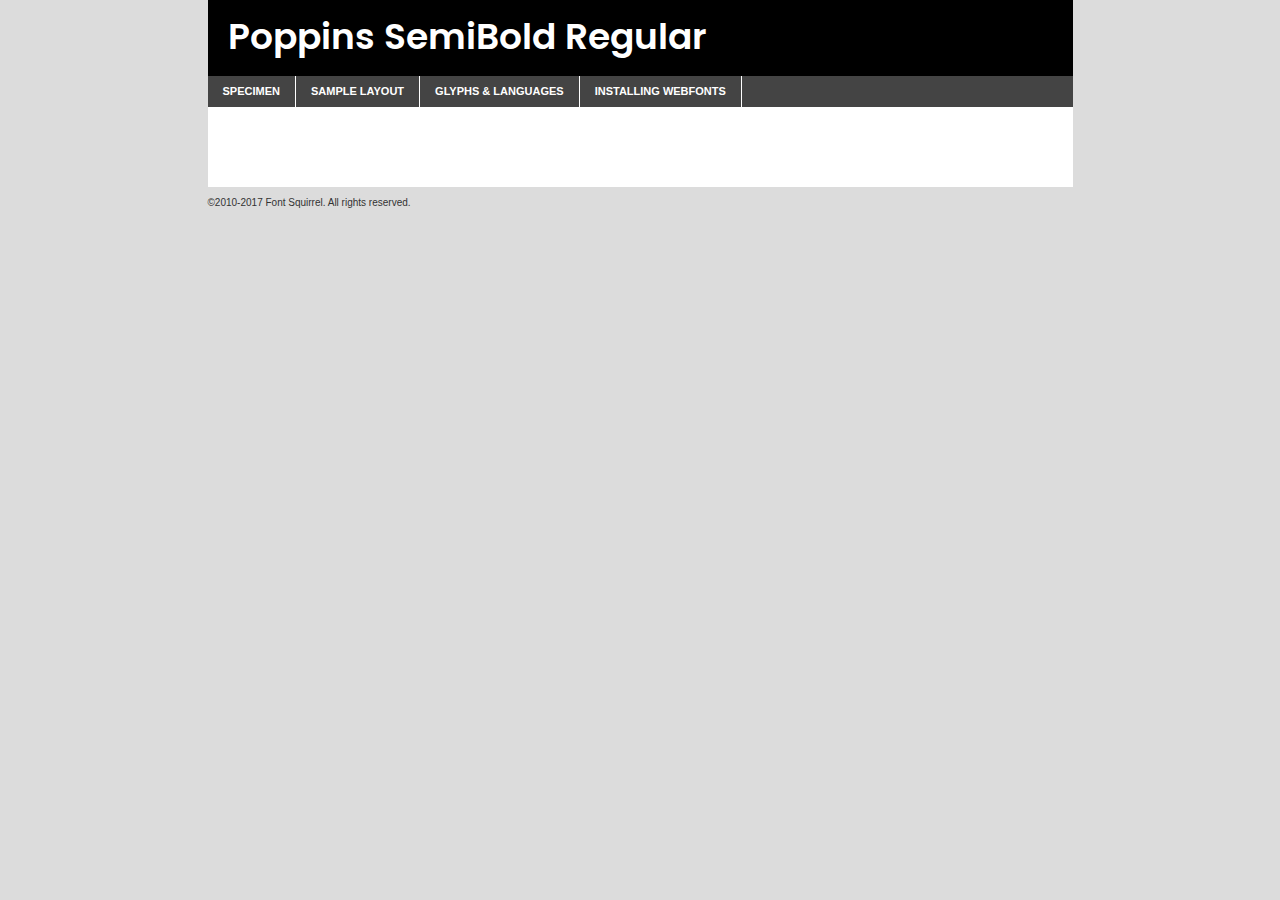
<file: landingpage/components/fonts/poppins-semibold-demo.html>
<!DOCTYPE html PUBLIC "-//W3C//DTD XHTML 1.0 Transitional//EN"
	"http://www.w3.org/TR/xhtml1/DTD/xhtml1-transitional.dtd">

<html xmlns="http://www.w3.org/1999/xhtml" xml:lang="en" lang="en">
<head>
	<meta http-equiv="Content-Type" content="text/html; charset=utf-8" />
	<script src="http://ajax.googleapis.com/ajax/libs/jquery/1.7.2/jquery.min.js" type="text/javascript" charset="utf-8"></script>
	<script type="text/javascript">
	(function($){$.fn.easyTabs=function(option){var param=jQuery.extend({fadeSpeed:"fast",defaultContent:1,activeClass:'active'},option);$(this).each(function(){var thisId="#"+this.id;if(param.defaultContent==''){param.defaultContent=1;}
	if(typeof param.defaultContent=="number")
	{var defaultTab=$(thisId+" .tabs li:eq("+(param.defaultContent-1)+") a").attr('href').substr(1);}else{var defaultTab=param.defaultContent;}
	$(thisId+" .tabs li a").each(function(){var tabToHide=$(this).attr('href').substr(1);$("#"+tabToHide).addClass('easytabs-tab-content');});hideAll();changeContent(defaultTab);function hideAll(){$(thisId+" .easytabs-tab-content").hide();}
	function changeContent(tabId){hideAll();$(thisId+" .tabs li").removeClass(param.activeClass);$(thisId+" .tabs li a[href=#"+tabId+"]").closest('li').addClass(param.activeClass);if(param.fadeSpeed!="none")
	{$(thisId+" #"+tabId).fadeIn(param.fadeSpeed);}else{$(thisId+" #"+tabId).show();}}
	$(thisId+" .tabs li").click(function(){var tabId=$(this).find('a').attr('href').substr(1);changeContent(tabId);return false;});});}})(jQuery);
	</script>
	<link rel="stylesheet" href="specimen_files/specimen_stylesheet.css" type="text/css" charset="utf-8" />
	<link rel="stylesheet" href="stylesheet.css" type="text/css" charset="utf-8" />

	<style type="text/css">
					body{
				font-family: 'poppinssemibold';
							}
		</style>

	<title>Poppins SemiBold Regular Specimen</title>
	
	
	<script type="text/javascript" charset="utf-8">
		$(document).ready(function() {
			$('#container').easyTabs({defaultContent:1});
		});
	</script>
</head>

<body>
<div id="container">
	<div id="header">
		Poppins SemiBold Regular	</div>
	<ul class="tabs">
		<li><a href="#specimen">Specimen</a></li>
		<li><a href="#layout">Sample Layout</a></li>
				<li><a href="#glyphs">Glyphs &amp; Languages</a></li>
		<li><a href="#installing">Installing Webfonts</a></li>
		
	</ul>
	
	<div id="main_content">

		
			<div id="specimen">
		
				<div class="section">
					<div class="grid12 firstcol">
						<div class="huge">AaBb</div>
					</div>
				</div>
		
				<div class="section">
					<div class="glyph_range">A&#x200B;B&#x200b;C&#x200b;D&#x200b;E&#x200b;F&#x200b;G&#x200b;H&#x200b;I&#x200b;J&#x200b;K&#x200b;L&#x200b;M&#x200b;N&#x200b;O&#x200b;P&#x200b;Q&#x200b;R&#x200b;S&#x200b;T&#x200b;U&#x200b;V&#x200b;W&#x200b;X&#x200b;Y&#x200b;Z&#x200b;a&#x200b;b&#x200b;c&#x200b;d&#x200b;e&#x200b;f&#x200b;g&#x200b;h&#x200b;i&#x200b;j&#x200b;k&#x200b;l&#x200b;m&#x200b;n&#x200b;o&#x200b;p&#x200b;q&#x200b;r&#x200b;s&#x200b;t&#x200b;u&#x200b;v&#x200b;w&#x200b;x&#x200b;y&#x200b;z&#x200b;1&#x200b;2&#x200b;3&#x200b;4&#x200b;5&#x200b;6&#x200b;7&#x200b;8&#x200b;9&#x200b;0&#x200b;&amp;&#x200b;.&#x200b;,&#x200b;?&#x200b;!&#x200b;&#64;&#x200b;(&#x200b;)&#x200b;#&#x200b;$&#x200b;%&#x200b;*&#x200b;+&#x200b;-&#x200b;=&#x200b;:&#x200b;;</div>
				</div>
				<div class="section">
					<div class="grid12 firstcol">
						<table class="sample_table">
							<tr><td>10</td><td class="size10">abcdefghijklmnopqrstuvwxyzABCDEFGHIJKLMNOPQRSTUVWXYZ0123456789abcdefghijklmnopqrstuvwxyzABCDEFGHIJKLMNOPQRSTUVWXYZ0123456789abcdefghijklmnopqrstuvwxyzABCDEFGHIJKLMNOPQRSTUVWXYZ</td></tr>
							<tr><td>11</td><td class="size11">abcdefghijklmnopqrstuvwxyzABCDEFGHIJKLMNOPQRSTUVWXYZ0123456789abcdefghijklmnopqrstuvwxyzABCDEFGHIJKLMNOPQRSTUVWXYZ0123456789abcdefghijklmnopqrstuvwxyzABCDEFGHIJKLMNOPQRSTUVWXYZ</td></tr>
							<tr><td>12</td><td class="size12">abcdefghijklmnopqrstuvwxyzABCDEFGHIJKLMNOPQRSTUVWXYZ0123456789abcdefghijklmnopqrstuvwxyzABCDEFGHIJKLMNOPQRSTUVWXYZ0123456789abcdefghijklmnopqrstuvwxyzABCDEFGHIJKLMNOPQRSTUVWXYZ</td></tr>
							<tr><td>13</td><td class="size13">abcdefghijklmnopqrstuvwxyzABCDEFGHIJKLMNOPQRSTUVWXYZ0123456789abcdefghijklmnopqrstuvwxyzABCDEFGHIJKLMNOPQRSTUVWXYZ0123456789abcdefghijklmnopqrstuvwxyzABCDEFGHIJKLMNOPQRSTUVWXYZ</td></tr>
							<tr><td>14</td><td class="size14">abcdefghijklmnopqrstuvwxyzABCDEFGHIJKLMNOPQRSTUVWXYZ0123456789abcdefghijklmnopqrstuvwxyzABCDEFGHIJKLMNOPQRSTUVWXYZ0123456789abcdefghijklmnopqrstuvwxyzABCDEFGHIJKLMNOPQRSTUVWXYZ</td></tr>
							<tr><td>16</td><td class="size16">abcdefghijklmnopqrstuvwxyzABCDEFGHIJKLMNOPQRSTUVWXYZ0123456789abcdefghijklmnopqrstuvwxyzABCDEFGHIJKLMNOPQRSTUVWXYZ</td></tr>
							<tr><td>18</td><td class="size18">abcdefghijklmnopqrstuvwxyzABCDEFGHIJKLMNOPQRSTUVWXYZ0123456789abcdefghijklmnopqrstuvwxyzABCDEFGHIJKLMNOPQRSTUVWXYZ</td></tr>
							<tr><td>20</td><td class="size20">abcdefghijklmnopqrstuvwxyzABCDEFGHIJKLMNOPQRSTUVWXYZ0123456789abcdefghijklmnopqrstuvwxyzABCDEFGHIJKLMNOPQRSTUVWXYZ</td></tr>
							<tr><td>24</td><td class="size24">abcdefghijklmnopqrstuvwxyzABCDEFGHIJKLMNOPQRSTUVWXYZ0123456789abcdefghijklmnopqrstuvwxyzABCDEFGHIJKLMNOPQRSTUVWXYZ</td></tr>
							<tr><td>30</td><td class="size30">abcdefghijklmnopqrstuvwxyzABCDEFGHIJKLMNOPQRSTUVWXYZ0123456789abcdefghijklmnopqrstuvwxyzABCDEFGHIJKLMNOPQRSTUVWXYZ</td></tr>
							<tr><td>36</td><td class="size36">abcdefghijklmnopqrstuvwxyzABCDEFGHIJKLMNOPQRSTUVWXYZ0123456789abcdefghijklmnopqrstuvwxyzABCDEFGHIJKLMNOPQRSTUVWXYZ</td></tr>
							<tr><td>48</td><td class="size48">abcdefghijklmnopqrstuvwxyzABCDEFGHIJKLMNOPQRSTUVWXYZ0123456789abcdefghijklmnopqrstuvwxyzABCDEFGHIJKLMNOPQRSTUVWXYZ</td></tr>
							<tr><td>60</td><td class="size60">abcdefghijklmnopqrstuvwxyzABCDEFGHIJKLMNOPQRSTUVWXYZ0123456789abcdefghijklmnopqrstuvwxyzABCDEFGHIJKLMNOPQRSTUVWXYZ</td></tr>
							<tr><td>72</td><td class="size72">abcdefghijklmnopqrstuvwxyzABCDEFGHIJKLMNOPQRSTUVWXYZ0123456789abcdefghijklmnopqrstuvwxyzABCDEFGHIJKLMNOPQRSTUVWXYZ</td></tr>
							<tr><td>90</td><td class="size90">abcdefghijklmnopqrstuvwxyzABCDEFGHIJKLMNOPQRSTUVWXYZ0123456789abcdefghijklmnopqrstuvwxyzABCDEFGHIJKLMNOPQRSTUVWXYZ</td></tr>
						</table>
				
					</div>
			
				</div>
		
		
		
								<div class="section" id="bodycomparison">


										<div id="xheight">
				<div class="fontbody">&#x25FC;&#x25FC;&#x25FC;&#x25FC;&#x25FC;&#x25FC;&#x25FC;&#x25FC;&#x25FC;&#x25FC;&#x25FC;&#x25FC;&#x25FC;&#x25FC;&#x25FC;&#x25FC;&#x25FC;&#x25FC;&#x25FC;&#x25FC;&#x25FC;&#x25FC;&#x25FC;&#x25FC;&#x25FC;&#x25FC;&#x25FC;&#x25FC;&#x25FC;&#x25FC;&#x25FC;&#x25FC;&#x25FC;&#x25FC;&#x25FC;&#x25FC;&#x25FC;&#x25FC;&#x25FC;&#x25FC;&#x25FC;&#x25FC;&#x25FC;&#x25FC;&#x25FC;&#x25FC;&#x25FC;&#x25FC;&#x25FC;&#x25FC;&#x25FC;&#x25FC;&#x25FC;&#x25FC;&#x25FC;&#x25FC;&#x25FC;&#x25FC;&#x25FC;&#x25FC;&#x25FC;&#x25FC;&#x25FC;&#x25FC;&#x25FC;&#x25FC;&#x25FC;&#x25FC;&#x25FC;&#x25FC;&#x25FC;&#x25FC;&#x25FC;&#x25FC;&#x25FC;&#x25FC;&#x25FC;&#x25FC;&#x25FC;&#x25FC;&#x25FC;&#x25FC;&#x25FC;&#x25FC;&#x25FC;&#x25FC;&#x25FC;&#x25FC;&#x25FC;&#x25FC;&#x25FC;&#x25FC;&#x25FC;&#x25FC;&#x25FC;&#x25FC;&#x25FC;&#x25FC;&#x25FC;body</div><div class="arialbody">body</div><div class="verdanabody">body</div><div class="georgiabody">body</div></div>
										<div class="fontbody" style="z-index:1">
											body<span>Poppins SemiBold Regular</span>
										</div>
										<div class="arialbody" style="z-index:1">
											body<span>Arial</span>
										</div>
										<div class="verdanabody" style="z-index:1">
											body<span>Verdana</span>
										</div>
										<div class="georgiabody" style="z-index:1">
											body<span>Georgia</span>
										</div>



								</div>
		
		
				<div class="section psample psample_row1" id="">
					
					<div class="grid2 firstcol">
						<p class="size10"><span>10.</span>Aenean lacinia bibendum nulla sed consectetur. Fusce dapibus, tellus ac cursus commodo, tortor mauris condimentum nibh, ut fermentum massa justo sit amet risus. Nullam id dolor id nibh ultricies vehicula ut id elit. Cum sociis natoque penatibus et magnis dis parturient montes, nascetur ridiculus mus. Nulla vitae elit libero, a pharetra augue.</p>
			
					</div>
					<div class="grid3">
						<p class="size11"><span>11.</span>Aenean lacinia bibendum nulla sed consectetur. Fusce dapibus, tellus ac cursus commodo, tortor mauris condimentum nibh, ut fermentum massa justo sit amet risus. Nullam id dolor id nibh ultricies vehicula ut id elit. Cum sociis natoque penatibus et magnis dis parturient montes, nascetur ridiculus mus. Nulla vitae elit libero, a pharetra augue.</p>
			
					</div>
					<div class="grid3">
						<p class="size12"><span>12.</span>Aenean lacinia bibendum nulla sed consectetur. Fusce dapibus, tellus ac cursus commodo, tortor mauris condimentum nibh, ut fermentum massa justo sit amet risus. Nullam id dolor id nibh ultricies vehicula ut id elit. Cum sociis natoque penatibus et magnis dis parturient montes, nascetur ridiculus mus. Nulla vitae elit libero, a pharetra augue.</p>
			
					</div>
					<div class="grid4">
						<p class="size13"><span>13.</span>Aenean lacinia bibendum nulla sed consectetur. Fusce dapibus, tellus ac cursus commodo, tortor mauris condimentum nibh, ut fermentum massa justo sit amet risus. Nullam id dolor id nibh ultricies vehicula ut id elit. Cum sociis natoque penatibus et magnis dis parturient montes, nascetur ridiculus mus. Nulla vitae elit libero, a pharetra augue.</p>
			
					</div>
					<div class="white_blend"></div>
					
				</div>
				<div class="section psample psample_row2" id="">
					<div class="grid3 firstcol">
						<p class="size14"><span>14.</span>Aenean lacinia bibendum nulla sed consectetur. Fusce dapibus, tellus ac cursus commodo, tortor mauris condimentum nibh, ut fermentum massa justo sit amet risus. Nullam id dolor id nibh ultricies vehicula ut id elit. Cum sociis natoque penatibus et magnis dis parturient montes, nascetur ridiculus mus. Nulla vitae elit libero, a pharetra augue.</p>
			
					</div>
					<div class="grid4">
						<p class="size16"><span>16.</span>Aenean lacinia bibendum nulla sed consectetur. Fusce dapibus, tellus ac cursus commodo, tortor mauris condimentum nibh, ut fermentum massa justo sit amet risus. Nullam id dolor id nibh ultricies vehicula ut id elit. Cum sociis natoque penatibus et magnis dis parturient montes, nascetur ridiculus mus. Nulla vitae elit libero, a pharetra augue.</p>
			
					</div>
					<div class="grid5">
						<p class="size18"><span>18.</span>Aenean lacinia bibendum nulla sed consectetur. Fusce dapibus, tellus ac cursus commodo, tortor mauris condimentum nibh, ut fermentum massa justo sit amet risus. Nullam id dolor id nibh ultricies vehicula ut id elit. Cum sociis natoque penatibus et magnis dis parturient montes, nascetur ridiculus mus. Nulla vitae elit libero, a pharetra augue.</p>
			
					</div>

					<div class="white_blend"></div>

				</div>
				
				<div class="section psample psample_row3" id="">
					<div class="grid5 firstcol">
						<p class="size20"><span>20.</span>Aenean lacinia bibendum nulla sed consectetur. Fusce dapibus, tellus ac cursus commodo, tortor mauris condimentum nibh, ut fermentum massa justo sit amet risus. Nullam id dolor id nibh ultricies vehicula ut id elit. Cum sociis natoque penatibus et magnis dis parturient montes, nascetur ridiculus mus. Nulla vitae elit libero, a pharetra augue.</p>
					</div>
					<div class="grid7">
						<p class="size24"><span>24.</span>Aenean lacinia bibendum nulla sed consectetur. Fusce dapibus, tellus ac cursus commodo, tortor mauris condimentum nibh, ut fermentum massa justo sit amet risus. Nullam id dolor id nibh ultricies vehicula ut id elit. Cum sociis natoque penatibus et magnis dis parturient montes, nascetur ridiculus mus. Nulla vitae elit libero, a pharetra augue.</p>
					</div>
					
					<div class="white_blend"></div>
					
				</div>
				
				<div class="section psample psample_row4" id="">
					<div class="grid12 firstcol">
						<p class="size30"><span>30.</span>Aenean lacinia bibendum nulla sed consectetur. Fusce dapibus, tellus ac cursus commodo, tortor mauris condimentum nibh, ut fermentum massa justo sit amet risus. Nullam id dolor id nibh ultricies vehicula ut id elit. Cum sociis natoque penatibus et magnis dis parturient montes, nascetur ridiculus mus. Nulla vitae elit libero, a pharetra augue.</p>
					</div>
					<div class="white_blend"></div>
					
				</div>
				
				
				
				<div class="section psample psample_row1 fullreverse">
					<div class="grid2 firstcol">
						<p class="size10"><span>10.</span>Aenean lacinia bibendum nulla sed consectetur. Fusce dapibus, tellus ac cursus commodo, tortor mauris condimentum nibh, ut fermentum massa justo sit amet risus. Nullam id dolor id nibh ultricies vehicula ut id elit. Cum sociis natoque penatibus et magnis dis parturient montes, nascetur ridiculus mus. Nulla vitae elit libero, a pharetra augue.</p>
			
					</div>
					<div class="grid3">
						<p class="size11"><span>11.</span>Aenean lacinia bibendum nulla sed consectetur. Fusce dapibus, tellus ac cursus commodo, tortor mauris condimentum nibh, ut fermentum massa justo sit amet risus. Nullam id dolor id nibh ultricies vehicula ut id elit. Cum sociis natoque penatibus et magnis dis parturient montes, nascetur ridiculus mus. Nulla vitae elit libero, a pharetra augue.</p>
			
					</div>
					<div class="grid3">
						<p class="size12"><span>12.</span>Aenean lacinia bibendum nulla sed consectetur. Fusce dapibus, tellus ac cursus commodo, tortor mauris condimentum nibh, ut fermentum massa justo sit amet risus. Nullam id dolor id nibh ultricies vehicula ut id elit. Cum sociis natoque penatibus et magnis dis parturient montes, nascetur ridiculus mus. Nulla vitae elit libero, a pharetra augue.</p>
			
					</div>
					<div class="grid4">
						<p class="size13"><span>13.</span>Aenean lacinia bibendum nulla sed consectetur. Fusce dapibus, tellus ac cursus commodo, tortor mauris condimentum nibh, ut fermentum massa justo sit amet risus. Nullam id dolor id nibh ultricies vehicula ut id elit. Cum sociis natoque penatibus et magnis dis parturient montes, nascetur ridiculus mus. Nulla vitae elit libero, a pharetra augue.</p>
			
					</div>
					<div class="black_blend"></div>
					
				</div>
				
				<div class="section psample psample_row2 fullreverse">
					<div class="grid3 firstcol">
						<p class="size14"><span>14.</span>Aenean lacinia bibendum nulla sed consectetur. Fusce dapibus, tellus ac cursus commodo, tortor mauris condimentum nibh, ut fermentum massa justo sit amet risus. Nullam id dolor id nibh ultricies vehicula ut id elit. Cum sociis natoque penatibus et magnis dis parturient montes, nascetur ridiculus mus. Nulla vitae elit libero, a pharetra augue.</p>
			
					</div>
					<div class="grid4">
						<p class="size16"><span>16.</span>Aenean lacinia bibendum nulla sed consectetur. Fusce dapibus, tellus ac cursus commodo, tortor mauris condimentum nibh, ut fermentum massa justo sit amet risus. Nullam id dolor id nibh ultricies vehicula ut id elit. Cum sociis natoque penatibus et magnis dis parturient montes, nascetur ridiculus mus. Nulla vitae elit libero, a pharetra augue.</p>
			
					</div>
					<div class="grid5">
						<p class="size18"><span>18.</span>Aenean lacinia bibendum nulla sed consectetur. Fusce dapibus, tellus ac cursus commodo, tortor mauris condimentum nibh, ut fermentum massa justo sit amet risus. Nullam id dolor id nibh ultricies vehicula ut id elit. Cum sociis natoque penatibus et magnis dis parturient montes, nascetur ridiculus mus. Nulla vitae elit libero, a pharetra augue.</p>
			
					</div>
					<div class="black_blend"></div>

				</div>
				
				<div class="section psample fullreverse psample_row3" id="">
					<div class="grid5 firstcol">
						<p class="size20"><span>20.</span>Aenean lacinia bibendum nulla sed consectetur. Fusce dapibus, tellus ac cursus commodo, tortor mauris condimentum nibh, ut fermentum massa justo sit amet risus. Nullam id dolor id nibh ultricies vehicula ut id elit. Cum sociis natoque penatibus et magnis dis parturient montes, nascetur ridiculus mus. Nulla vitae elit libero, a pharetra augue.</p>
					</div>
					<div class="grid7">
						<p class="size24"><span>24.</span>Aenean lacinia bibendum nulla sed consectetur. Fusce dapibus, tellus ac cursus commodo, tortor mauris condimentum nibh, ut fermentum massa justo sit amet risus. Nullam id dolor id nibh ultricies vehicula ut id elit. Cum sociis natoque penatibus et magnis dis parturient montes, nascetur ridiculus mus. Nulla vitae elit libero, a pharetra augue.</p>
					</div>
					
					<div class="black_blend"></div>
					
				</div>
				
				<div class="section psample fullreverse psample_row4" id="" style="border-bottom: 20px #000 solid;">
					<div class="grid12 firstcol">
						<p class="size30"><span>30.</span>Aenean lacinia bibendum nulla sed consectetur. Fusce dapibus, tellus ac cursus commodo, tortor mauris condimentum nibh, ut fermentum massa justo sit amet risus. Nullam id dolor id nibh ultricies vehicula ut id elit. Cum sociis natoque penatibus et magnis dis parturient montes, nascetur ridiculus mus. Nulla vitae elit libero, a pharetra augue.</p>
					</div>
					<div class="black_blend"></div>
					
				</div>
				
				
				
				
			</div>
			
			<div id="layout">
				
				<div class="section">
					
					<div class="grid12 firstcol">
						<h1>Lorem Ipsum Dolor</h1>
						<h2>Etiam porta sem malesuada magna mollis euismod</h2>
						
						<p class="byline">By <a href="#link">Aenean Lacinia</a></p>
					</div>
				</div>
				<div class="section">
					<div class="grid8 firstcol">
						<p class="large">Donec sed odio dui. Morbi leo risus, porta ac consectetur ac, vestibulum at eros. Fusce dapibus, tellus ac cursus commodo, tortor mauris condimentum nibh, ut fermentum massa justo sit amet risus. </p>

						
						<h3>Pellentesque ornare sem</h3>

						<p>Maecenas sed diam eget risus varius blandit sit amet non magna. Maecenas faucibus mollis interdum. Donec ullamcorper nulla non metus auctor fringilla. Nullam id dolor id nibh ultricies vehicula ut id elit. Nullam id dolor id nibh ultricies vehicula ut id elit. </p>

						<p>Aenean eu leo quam. Pellentesque ornare sem lacinia quam venenatis vestibulum. Lorem ipsum dolor sit amet, consectetur adipiscing elit. Cum sociis natoque penatibus et magnis dis parturient montes, nascetur ridiculus mus. </p>

						<p>Nulla vitae elit libero, a pharetra augue. Praesent commodo cursus magna, vel scelerisque nisl consectetur et. Aenean lacinia bibendum nulla sed consectetur. </p>

						<p>Nullam quis risus eget urna mollis ornare vel eu leo. Nullam quis risus eget urna mollis ornare vel eu leo. Maecenas sed diam eget risus varius blandit sit amet non magna. Donec ullamcorper nulla non metus auctor fringilla. </p>

						<h3>Cras mattis consectetur</h3>

						<p>Aenean eu leo quam. Pellentesque ornare sem lacinia quam venenatis vestibulum. Aenean lacinia bibendum nulla sed consectetur. Integer posuere erat a ante venenatis dapibus posuere velit aliquet. Cras mattis consectetur purus sit amet fermentum. </p>

						<p>Nullam id dolor id nibh ultricies vehicula ut id elit. Nullam quis risus eget urna mollis ornare vel eu leo. Cras mattis consectetur purus sit amet fermentum.</p>
					</div>
					
					<div class="grid4 sidebar">
						
						<div class="box reverse">
							<p class="last">Nullam quis risus eget urna mollis ornare vel eu leo. Donec ullamcorper nulla non metus auctor fringilla. Cras mattis consectetur purus sit amet fermentum. Sed posuere consectetur est at lobortis. Lorem ipsum dolor sit amet, consectetur adipiscing elit. </p>
						</div>
						
						<p class="caption">Maecenas sed diam eget risus varius.</p>

						<p>Vestibulum id ligula porta felis euismod semper. Integer posuere erat a ante venenatis dapibus posuere velit aliquet. Vestibulum id ligula porta felis euismod semper. Sed posuere consectetur est at lobortis. Maecenas sed diam eget risus varius blandit sit amet non magna. Fusce dapibus, tellus ac cursus commodo, tortor mauris condimentum nibh, ut fermentum massa justo sit amet risus. </p>

					

						<p>Duis mollis, est non commodo luctus, nisi erat porttitor ligula, eget lacinia odio sem nec elit. Aenean lacinia bibendum nulla sed consectetur. Vivamus sagittis lacus vel augue laoreet rutrum faucibus dolor auctor. Aenean lacinia bibendum nulla sed consectetur. Nullam quis risus eget urna mollis ornare vel eu leo. </p>

						<p>Praesent commodo cursus magna, vel scelerisque nisl consectetur et. Donec ullamcorper nulla non metus auctor fringilla. Maecenas faucibus mollis interdum. Fusce dapibus, tellus ac cursus commodo, tortor mauris condimentum nibh, ut fermentum massa justo sit amet risus. </p>

					</div>
				</div>
				
			</div>


			



		<div id="glyphs">
			<div class="section">
				<div class="grid12 firstcol">
			
				<h1>Language Support</h1>
				<p>The subset of Poppins SemiBold Regular in this kit supports the following languages:<br />
			
					English, Arrernte, Bislama, Cebuano, Fijian, Gilbertese, Hmong, Ibanag, Iloko_ilokano, Interglossa_glosa, Interlingua, Lojban, Manx, Norfolk_pitcairnese, Oromo, Rotokas, Samoan, Sardinian, Seychelles_creole, Shona, Somali, Southern_ndebele, Swahili, Swati_swazi, Tok_pisin, Warlpiri, Xhosa, Zulu, Latinbasic, Demo				</p>
				<h1>Glyph Chart</h1>
				<p>The subset of Poppins SemiBold Regular in this kit includes all the glyphs listed below. Unicode entities are included above each glyph to help you insert individual characters into your layout.</p>
				<div id="glyph_chart">
			
																														 <div><p>&amp;#13;</p>&#13;</div>
																				 <div><p>&amp;#32;</p>&#32;</div>
																				 <div><p>&amp;#33;</p>&#33;</div>
																				 <div><p>&amp;#34;</p>&#34;</div>
																				 <div><p>&amp;#35;</p>&#35;</div>
																				 <div><p>&amp;#36;</p>&#36;</div>
																				 <div><p>&amp;#37;</p>&#37;</div>
																				 <div><p>&amp;#38;</p>&#38;</div>
																				 <div><p>&amp;#39;</p>&#39;</div>
																				 <div><p>&amp;#40;</p>&#40;</div>
																				 <div><p>&amp;#41;</p>&#41;</div>
																				 <div><p>&amp;#42;</p>&#42;</div>
																				 <div><p>&amp;#43;</p>&#43;</div>
																				 <div><p>&amp;#44;</p>&#44;</div>
																				 <div><p>&amp;#46;</p>&#46;</div>
																				 <div><p>&amp;#47;</p>&#47;</div>
																				 <div><p>&amp;#48;</p>&#48;</div>
																				 <div><p>&amp;#49;</p>&#49;</div>
																				 <div><p>&amp;#50;</p>&#50;</div>
																				 <div><p>&amp;#51;</p>&#51;</div>
																				 <div><p>&amp;#52;</p>&#52;</div>
																				 <div><p>&amp;#53;</p>&#53;</div>
																				 <div><p>&amp;#54;</p>&#54;</div>
																				 <div><p>&amp;#55;</p>&#55;</div>
																				 <div><p>&amp;#56;</p>&#56;</div>
																				 <div><p>&amp;#57;</p>&#57;</div>
																				 <div><p>&amp;#60;</p>&#60;</div>
																				 <div><p>&amp;#61;</p>&#61;</div>
																				 <div><p>&amp;#62;</p>&#62;</div>
																				 <div><p>&amp;#63;</p>&#63;</div>
																				 <div><p>&amp;#64;</p>&#64;</div>
																				 <div><p>&amp;#65;</p>&#65;</div>
																				 <div><p>&amp;#66;</p>&#66;</div>
																				 <div><p>&amp;#67;</p>&#67;</div>
																				 <div><p>&amp;#68;</p>&#68;</div>
																				 <div><p>&amp;#69;</p>&#69;</div>
																				 <div><p>&amp;#70;</p>&#70;</div>
																				 <div><p>&amp;#71;</p>&#71;</div>
																				 <div><p>&amp;#72;</p>&#72;</div>
																				 <div><p>&amp;#73;</p>&#73;</div>
																				 <div><p>&amp;#74;</p>&#74;</div>
																				 <div><p>&amp;#75;</p>&#75;</div>
																				 <div><p>&amp;#76;</p>&#76;</div>
																				 <div><p>&amp;#77;</p>&#77;</div>
																				 <div><p>&amp;#78;</p>&#78;</div>
																				 <div><p>&amp;#79;</p>&#79;</div>
																				 <div><p>&amp;#80;</p>&#80;</div>
																				 <div><p>&amp;#81;</p>&#81;</div>
																				 <div><p>&amp;#82;</p>&#82;</div>
																				 <div><p>&amp;#83;</p>&#83;</div>
																				 <div><p>&amp;#84;</p>&#84;</div>
																				 <div><p>&amp;#85;</p>&#85;</div>
																				 <div><p>&amp;#86;</p>&#86;</div>
																				 <div><p>&amp;#87;</p>&#87;</div>
																				 <div><p>&amp;#88;</p>&#88;</div>
																				 <div><p>&amp;#89;</p>&#89;</div>
																				 <div><p>&amp;#90;</p>&#90;</div>
																				 <div><p>&amp;#91;</p>&#91;</div>
																				 <div><p>&amp;#92;</p>&#92;</div>
																				 <div><p>&amp;#93;</p>&#93;</div>
																				 <div><p>&amp;#94;</p>&#94;</div>
																				 <div><p>&amp;#95;</p>&#95;</div>
																				 <div><p>&amp;#96;</p>&#96;</div>
																				 <div><p>&amp;#97;</p>&#97;</div>
																				 <div><p>&amp;#98;</p>&#98;</div>
																				 <div><p>&amp;#99;</p>&#99;</div>
																				 <div><p>&amp;#100;</p>&#100;</div>
																				 <div><p>&amp;#101;</p>&#101;</div>
																				 <div><p>&amp;#102;</p>&#102;</div>
																				 <div><p>&amp;#103;</p>&#103;</div>
																				 <div><p>&amp;#104;</p>&#104;</div>
																				 <div><p>&amp;#105;</p>&#105;</div>
																				 <div><p>&amp;#106;</p>&#106;</div>
																				 <div><p>&amp;#107;</p>&#107;</div>
																				 <div><p>&amp;#108;</p>&#108;</div>
																				 <div><p>&amp;#109;</p>&#109;</div>
																				 <div><p>&amp;#110;</p>&#110;</div>
																				 <div><p>&amp;#111;</p>&#111;</div>
																				 <div><p>&amp;#112;</p>&#112;</div>
																				 <div><p>&amp;#113;</p>&#113;</div>
																				 <div><p>&amp;#114;</p>&#114;</div>
																				 <div><p>&amp;#115;</p>&#115;</div>
																				 <div><p>&amp;#116;</p>&#116;</div>
																				 <div><p>&amp;#117;</p>&#117;</div>
																				 <div><p>&amp;#118;</p>&#118;</div>
																				 <div><p>&amp;#119;</p>&#119;</div>
																				 <div><p>&amp;#120;</p>&#120;</div>
																				 <div><p>&amp;#121;</p>&#121;</div>
																				 <div><p>&amp;#122;</p>&#122;</div>
																				 <div><p>&amp;#123;</p>&#123;</div>
																				 <div><p>&amp;#124;</p>&#124;</div>
																				 <div><p>&amp;#125;</p>&#125;</div>
																				 <div><p>&amp;#126;</p>&#126;</div>
																				 <div><p>&amp;#160;</p>&#160;</div>
																				 <div><p>&amp;#161;</p>&#161;</div>
																				 <div><p>&amp;#162;</p>&#162;</div>
																				 <div><p>&amp;#163;</p>&#163;</div>
																				 <div><p>&amp;#164;</p>&#164;</div>
																				 <div><p>&amp;#165;</p>&#165;</div>
																				 <div><p>&amp;#166;</p>&#166;</div>
																				 <div><p>&amp;#167;</p>&#167;</div>
																				 <div><p>&amp;#168;</p>&#168;</div>
																				 <div><p>&amp;#169;</p>&#169;</div>
																				 <div><p>&amp;#170;</p>&#170;</div>
																				 <div><p>&amp;#171;</p>&#171;</div>
																				 <div><p>&amp;#172;</p>&#172;</div>
																				 <div><p>&amp;#174;</p>&#174;</div>
																				 <div><p>&amp;#175;</p>&#175;</div>
																				 <div><p>&amp;#176;</p>&#176;</div>
																				 <div><p>&amp;#177;</p>&#177;</div>
																				 <div><p>&amp;#178;</p>&#178;</div>
																				 <div><p>&amp;#179;</p>&#179;</div>
																				 <div><p>&amp;#180;</p>&#180;</div>
																				 <div><p>&amp;#181;</p>&#181;</div>
																				 <div><p>&amp;#182;</p>&#182;</div>
																				 <div><p>&amp;#184;</p>&#184;</div>
																				 <div><p>&amp;#185;</p>&#185;</div>
																				 <div><p>&amp;#186;</p>&#186;</div>
																				 <div><p>&amp;#187;</p>&#187;</div>
																				 <div><p>&amp;#188;</p>&#188;</div>
																				 <div><p>&amp;#189;</p>&#189;</div>
																				 <div><p>&amp;#190;</p>&#190;</div>
																				 <div><p>&amp;#191;</p>&#191;</div>
																				 <div><p>&amp;#198;</p>&#198;</div>
																				 <div><p>&amp;#199;</p>&#199;</div>
																				 <div><p>&amp;#208;</p>&#208;</div>
																				 <div><p>&amp;#215;</p>&#215;</div>
																				 <div><p>&amp;#216;</p>&#216;</div>
																				 <div><p>&amp;#222;</p>&#222;</div>
																				 <div><p>&amp;#223;</p>&#223;</div>
																				 <div><p>&amp;#230;</p>&#230;</div>
																				 <div><p>&amp;#231;</p>&#231;</div>
																				 <div><p>&amp;#240;</p>&#240;</div>
																				 <div><p>&amp;#247;</p>&#247;</div>
																				 <div><p>&amp;#248;</p>&#248;</div>
																				 <div><p>&amp;#254;</p>&#254;</div>
																				 <div><p>&amp;#305;</p>&#305;</div>
																				 <div><p>&amp;#338;</p>&#338;</div>
																				 <div><p>&amp;#339;</p>&#339;</div>
																				 <div><p>&amp;#710;</p>&#710;</div>
																				 <div><p>&amp;#730;</p>&#730;</div>
																				 <div><p>&amp;#732;</p>&#732;</div>
																				 <div><p>&amp;#8192;</p>&#8192;</div>
																				 <div><p>&amp;#8193;</p>&#8193;</div>
																				 <div><p>&amp;#8194;</p>&#8194;</div>
																				 <div><p>&amp;#8195;</p>&#8195;</div>
																				 <div><p>&amp;#8196;</p>&#8196;</div>
																				 <div><p>&amp;#8197;</p>&#8197;</div>
																				 <div><p>&amp;#8198;</p>&#8198;</div>
																				 <div><p>&amp;#8199;</p>&#8199;</div>
																				 <div><p>&amp;#8200;</p>&#8200;</div>
																				 <div><p>&amp;#8201;</p>&#8201;</div>
																				 <div><p>&amp;#8202;</p>&#8202;</div>
																				 <div><p>&amp;#8211;</p>&#8211;</div>
																				 <div><p>&amp;#8212;</p>&#8212;</div>
																				 <div><p>&amp;#8216;</p>&#8216;</div>
																				 <div><p>&amp;#8217;</p>&#8217;</div>
																				 <div><p>&amp;#8218;</p>&#8218;</div>
																				 <div><p>&amp;#8220;</p>&#8220;</div>
																				 <div><p>&amp;#8221;</p>&#8221;</div>
																				 <div><p>&amp;#8222;</p>&#8222;</div>
																				 <div><p>&amp;#8226;</p>&#8226;</div>
																				 <div><p>&amp;#8239;</p>&#8239;</div>
																				 <div><p>&amp;#8249;</p>&#8249;</div>
																				 <div><p>&amp;#8250;</p>&#8250;</div>
																				 <div><p>&amp;#8287;</p>&#8287;</div>
																				 <div><p>&amp;#8364;</p>&#8364;</div>
																				 <div><p>&amp;#8482;</p>&#8482;</div>
																				 <div><p>&amp;#8722;</p>&#8722;</div>
																				 <div><p>&amp;#9724;</p>&#9724;</div>
																				 <div><p>&amp;#64257;</p>&#64257;</div>
																																																</div>	
				</div>
		
		
			</div>
		</div>
		
		
		<div id="specs">
			
		</div>
	
		<div id="installing">
			<div class="section">
				<div class="grid7 firstcol">
					<h1>Installing Webfonts</h1>
					
					<p>Webfonts are supported by all major browser platforms but not all in the same way. There are currently four different font formats that must be included in order to target all browsers. This includes TTF, WOFF, EOT and SVG.</p>
					
					<h2>1. Upload your webfonts</h2>
					<p>You must upload your webfont kit to your website. They should be in or near the same directory as your CSS files.</p>
					
					<h2>2. Include the webfont stylesheet</h2>
					<p>A special CSS @font-face declaration helps the various browsers select the appropriate font it needs without causing you a bunch of headaches. Learn more about this syntax by reading the <a href="https://www.fontspring.com/blog/further-hardening-of-the-bulletproof-syntax">Fontspring blog post</a> about it. The code for it is as follows:</p>


<code>
@font-face{ 
	font-family: 'MyWebFont';
	src: url('WebFont.eot');
	src: url('WebFont.eot?#iefix') format('embedded-opentype'),
	     url('WebFont.woff') format('woff'),
	     url('WebFont.ttf') format('truetype'),
	     url('WebFont.svg#webfont') format('svg');
}
</code>

	<p>We've already gone ahead and generated the code for you. All you have to do is link to the stylesheet in your HTML, like this:</p>
	<code>&lt;link rel=&quot;stylesheet&quot; href=&quot;stylesheet.css&quot; type=&quot;text/css&quot; charset=&quot;utf-8&quot; /&gt;</code>

					<h2>3. Modify your own stylesheet</h2>
					<p>To take advantage of your new fonts, you must tell your stylesheet to use them. Look at the original @font-face declaration above and find the property called "font-family." The name linked there will be what you use to reference the font. Prepend that webfont name to the font stack in the "font-family" property, inside the selector you want to change. For example:</p>
<code>p { font-family: 'WebFont', Arial, sans-serif; }</code>

<h2>4. Test</h2>
<p>Getting webfonts to work cross-browser <em>can</em> be tricky. Use the information in the sidebar to help you if you find that fonts aren't loading in a particular browser.</p>
				</div>
				
				<div class="grid5 sidebar">
					<div class="box">
						<h2>Troubleshooting<br />Font-Face Problems</h2>
						<p>Having trouble getting your webfonts to load in your new website? Here are some tips to sort out what might be the problem.</p>

						<h3>Fonts not showing in any browser</h3>

						<p>This sounds like you need to work on the plumbing. You either did not upload the fonts to the correct directory, or you did not link the fonts properly in the CSS. If you've confirmed that all this is correct and you still have a problem, take a look at your .htaccess file and see if requests are getting intercepted.</p>

						<h3>Fonts not loading in iPhone or iPad</h3>

						<p>The most common problem here is that you are serving the fonts from an IIS server. IIS refuses to serve files that have unknown MIME types. If that is the case, you must set the MIME type for SVG to "image/svg+xml" in the server settings. Follow these instructions from Microsoft if you need help.</p>

						<h3>Fonts not loading in Firefox</h3>

						<p>The primary reason for this failure? You are still using a version Firefox older than 3.5. So upgrade already! If that isn't it, then you are very likely serving fonts from a different domain. Firefox requires that all font assets be served from the same domain. Lastly it is possible that you need to add WOFF to your list of MIME types (if you are serving via IIS.)</p>

						<h3>Fonts not loading in IE</h3>

						<p>Are you looking at Internet Explorer on an actual Windows machine or are you cheating by using a service like Adobe BrowserLab? Many of these screenshot services do not render @font-face for IE. Best to test it on a real machine.</p>

						<h3>Fonts not loading in IE9</h3>

						<p>IE9, like Firefox, requires that fonts be served from the same domain as the website. Make sure that is the case.</p>
					</div>
				</div>
			</div>
			
		</div>
	
	</div>
	<div id="footer">
		<p>&copy;2010-2017 Font Squirrel. All rights reserved.</p>
	</div>
</div>
</body>
</html>
</file>
<file: login/styles.css>
body {
    margin: 0;
    font-family: 'Poppins', sans-serif;
}

body * {
    box-sizing: border-box;
}

.main-login {
    width: 100vw;
    height: 100vh;
    background-color: #201b2c;
    display: flex;
    justify-content: center;
    align-items: center;
}

.left-login {
    width: 50vw;
    height: 100vh;
    display: flex;
    justify-content: center;
    align-items: center;
    flex-direction: column;
}

.left-login > h1 {
    color: #77ffc0;
    font-size: 3vw;
}

.right-login {
    width: 50vw;
    height: 100vh;
    display: flex;
    justify-content: center;
    align-items: center;
}

.card-login {
    width: 60%;
    display: flex;
    justify-content: center;
    align-items: center;
    flex-direction: column;
    padding: 30px 35px;
    background-color: #2f2841;
    border-radius: 20px;
    box-shadow: 0px 10px 40px #00000056;
}

.card-login > h1 {
    color: #00ff88;
    font-weight: 800;
    margin: 0;
}

.textfield {
    width: 100%;
    display: flex;
    flex-direction: column;
    align-items: flex-start;
    justify-content: center;
    margin: 10px 0px;
}

.textfield > input {
    width: 100%;
    border: none;
    border-radius: 10px;
    padding: 15px;
    background-color: #514869;
    color: #f0ffffde;
    font-size: 12pt;
    box-shadow: 0px 10px 40px #00000056;
    outline: none;
    box-sizing: border-box;
}

.textfield > label {
    color: white;
    margin-bottom: 10px;
}

.textfield > input::placeholder {
    color: white;
}

.login-button {
    width: 100%;
    box-sizing: border-box;
    padding: 16px 0px;
    margin: 25px;
    border-radius: 8px;
    outline: none;
    text-transform: uppercase;
    font-weight: 800;
    letter-spacing: 3px;
    color: #2b134b;
    background-color: #00ff88;
    cursor: pointer;
    box-shadow: 0px 10px 40px -12px #00ff8052;
}

.login-img {
    width: 35vw;

}

@media only screen and (max-width: 950px) {
    .card-login {
        width: 85%;
    }
}

@media only screen and (max-width: 600px) {
    .main-login {
        flex-direction: column;
        height: 100%;
    }
    .left-login > h1 {
        display: none;
    }
    .left-login {
        width: 100%;
        height: auto;
    }
    .right-login {
        width: 100%;
        height: auto;
    }

    .left-login > img {
        margin-top: 20px;
        width: 50vw;
    }
    .card-login {
        width: 90%;
        margin-bottom: 10px;
    }
}
</file>
<file: relogio/styles.css>
* {
  box-sizing: border-box;
  padding: 0;
  margin: 0;
  font-family: "Poppins", sans-serif;
  font-family: "Zen Dots", sans-serif;
}

body {
  background-image: linear-gradient(43deg, #415841 0%, #c450c4 46%, black 100%);
  height: 100vh;
  display: flex;
  align-items: center;
  justify-content: center;
}

.clock {
  width: 500px;
  height: 500px;
  background-color: rgba(255, 255, 255, 0.8);
  border-radius: 50%;
  border: 2px solid black;
  position: relative;
}

.clock .number {
  --rotation: 0;

  position: absolute;
  width: 100%;
  height: 100%;
  text-align: center;
  transform: rotate(
    var(--rotation)
  ); /* informação de rotação para posicionçar os números, guardada na variável --rotation */
  font-size: 1.8rem;
  font-weight: 500;
  padding: 15px;
}

/* posicionando todos os números  */

.clock .number.number-1 {
  --rotation: 30deg;
}
.clock .number.number-2 {
  --rotation: 60deg;
}
.clock .number.number-3 {
  --rotation: 90deg;
}
.clock .number.number-4 {
  --rotation: 120deg;
}
.clock .number.number-5 {
  --rotation: 150deg;
}
.clock .number.number-6 {
  --rotation: 180deg;
}
.clock .number.number-7 {
  --rotation: 210deg;
}
.clock .number.number-8 {
  --rotation: 240deg;
}
.clock .number.number-9 {
  --rotation: 270deg;
}
.clock .number.number-10 {
  --rotation: 300deg;
}
.clock .number.number-11 {
  --rotation: 330deg;
}

/* Ponteiros */

.clock::after {
  content: "";
  position: absolute;
  width: 10px;
  height: 10px;
  border-radius: 50%;
  top: 50%;
  left: 50%;
  z-index: 11;
  background-color: black;
  transform: translate(-50%, -50%);
}

.clock .hand {
  --rotation: 0;

  position: absolute;
  bottom: 50%;
  left: 50%;
  background-color: black;
  z-index: 10;
  transform: translateX(-50%) rotate(calc(var(--rotation) * 1deg));
  transform-origin: bottom;
  border-top-left-radius: 10px;
  border-top-right-radius: 10px;
}

.clock .hand.seconds {
  width: 3px;
  height: 40%;
  background-color: red;
}

.clock .hand.minutes {
  width: 7px;
  height: 36%;
  background-color: black;
}

.clock .hand.hours {
  width: 8px;
  height: 30%;
  background-color: black;
}
</file>
<file: site basico/style.css>
body {
  color: white; /* cor do texto */
  background-color: black; /* cor de fundo */
  font-family: "Times New Roman", Times, serif;
}

ul {
  display: flex; /* coloca os elementos na mesma linha */
  justify-content: space-between; /* cria espaço entre os itens */
  list-style-type: none; /* remove a bolinha */
  align-items: center; /* alinha verticalmente */
  padding: 16px;
}

a {
  color: white;
  text-decoration: none;
}

header img {
  width: 150px;
  height: 150px;
  border-radius: 50%;
  border: 5px solid grey;
}

.center {
  text-align: center;
}

h1 {
  color: rgb(161, 177, 190);
}

footer img {
  width: 35px;
}

footer {
  display: flex;
  justify-content: center;
}

footer a {
  margin: 10px;
}

.container {
  padding: 0px 50px;
}

nav a:hover {
  color: beige;
}

div small {
  font-style: italic;
  color: red;
  text-align: right;
}
</file>
<file: to-do-list/styles.css>
* {
    margin: 0;
    padding: 0;
    box-sizing: border-box;
    font-family: 'Poppins', sans-serif;
    font-weight: 500;
}

main {
    display: flex;
}

html, body {
    height: 100%;
    margin: 0;
    padding: 0;
    overflow: hidden; /* Impede que a barra de rolagem apareça */
}

body {
    background: url("./img/morning.jpg");
    background-size: cover;
    background-repeat: no-repeat;
}

h2 {
    margin-top: 0;
    margin-bottom: 13px;
    font-weight: 600;
    color: #222323;
}


.container {
    background-color: #d1d1d1;
    width: 300px;
    border-radius: 10px;
    padding: 20px;
    margin: 100px auto 0;
}

.input-task {
    margin-top: 15px;
    border: none;
    border-radius: 5px;
    width: 200px;
    height: 25px;
    padding: 10px;
}

.add-task-button {
    margin-top: 15px;
    border: none;
    border-radius: 5px;
    height: 25px;
    background-color: #003329;
    color: white;
    padding: 0px 10px;
    float: right;
    cursor: pointer;
    font-weight: 600;
}

.add-task-button:hover {
    opacity: 0.8;
}
.add-task-button:hover:active {
    opacity: 0.6;
}

.list-tasks {
    list-style: none;
    width: 100%;
    margin-top: 5px;
}

.task {
    background-color: #f2f2f2;
    box-shadow: 1px 4px 10px rgba(0, 0, 0, 0.2);
    height: 30px;
    display: flex;
    align-items: center;
    justify-content: space-between;
    padding: 0 5px;
    border-radius: 5px;
    margin-bottom: 10px;
    cursor: pointer;
}

.task-icons {
    display: flex;
    justify-content: space-between;
}
.task-icons > img {
    padding: 0,5px;
    margin: 0 3px;
    justify-content: space-between;
}

img{
    height: 25px;
    opacity: 0;
    transition: opacity 0.3s ease-in-out;
}

.task:hover img {
    opacity: 1;
}

.done{
    background-color: #8fac55;
    text-decoration: line-through;
    opacity: 0.8;
}
</file>
<file: landingpage/components/fonts/stylesheet.css>
/*! Generated by Font Squirrel (https://www.fontsquirrel.com) on May 19, 2021 */



@font-face {
    font-family: 'poppinsblack';
    src: url('poppins-black-webfont.woff2') format('woff2'),
         url('poppins-black-webfont.woff') format('woff');
    font-weight: normal;
    font-style: normal;

}




@font-face {
    font-family: 'poppinsbold';
    src: url('poppins-bold-webfont.woff2') format('woff2'),
         url('poppins-bold-webfont.woff') format('woff');
    font-weight: normal;
    font-style: normal;

}




@font-face {
    font-family: 'poppinslight';
    src: url('poppins-light-webfont.woff2') format('woff2'),
         url('poppins-light-webfont.woff') format('woff');
    font-weight: normal;
    font-style: normal;

}




@font-face {
    font-family: 'poppinsmedium';
    src: url('poppins-medium-webfont.woff2') format('woff2'),
         url('poppins-medium-webfont.woff') format('woff');
    font-weight: normal;
    font-style: normal;

}




@font-face {
    font-family: 'poppinsregular';
    src: url('poppins-regular-webfont.woff2') format('woff2'),
         url('poppins-regular-webfont.woff') format('woff');
    font-weight: normal;
    font-style: normal;

}




@font-face {
    font-family: 'poppinssemibold';
    src: url('poppins-semibold-webfont.woff2') format('woff2'),
         url('poppins-semibold-webfont.woff') format('woff');
    font-weight: normal;
    font-style: normal;

}
</file>
<file: landingpage/components/fonts/specimen_files/specimen_stylesheet.css>
@import url('grid_12-825-55-15.css');

/*  
	CSS Reset by Eric Meyer - Released under Public Domain
    http://meyerweb.com/eric/tools/css/reset/
*/
html, body, div, span, applet, object, iframe,
h1, h2, h3, h4, h5, h6, p, blockquote, pre,
a, abbr, acronym, address, big, cite, code,
del, dfn, em, font, img, ins, kbd, q, s, samp,
small, strike, strong, sub, sup, tt, var,
b, u, i, center, dl, dt, dd, ol, ul, li,
fieldset, form, label, legend, table, 
caption, tbody, tfoot, thead, tr, th, td 
                  {margin: 0;padding: 0;border: 0;outline: 0;
                  font-size: 100%;vertical-align: baseline;
                  background: transparent;}
body              {line-height: 1;}
ol, ul            {list-style: none;}
blockquote, q     {quotes: none;}
blockquote:before, blockquote:after,
q:before, q:after {content: '';	content: none;}
:focus            {outline: 0;}
ins               {text-decoration: none;}
del               {text-decoration: line-through;}
table             {border-collapse: collapse;border-spacing: 0;}




body {
	color: #000;
	background-color: #dcdcdc;
}

a {
	text-decoration: none;
	color: #1883ba;
}

h1{
	font-size: 32px;
	font-weight: normal;
	font-style: normal;
	margin-bottom: 18px;
}

h2{
	font-size: 18px;
}

#container {
	width: 865px;
	margin: 0px auto;
}


#header {
	padding: 20px;
	font-size: 36px;
	background-color: #000;
	color: #fff;
}

#header span {
	color: #666;
}
#main_content {
	background-color: #fff;
	padding: 60px 20px 20px;
}


#footer p {
	margin: 0;
	padding-top: 10px;
	padding-bottom: 50px;
	color: #333;
	font: 10px Arial, sans-serif;
}

.tabs {
	width: 100%;
	height: 31px;
	background-color: #444;
}
.tabs li {
	float:  left;
	margin: 0;
	overflow: hidden;
	background-color: #444;
}
.tabs li a {
	display: block;
	color: #fff;
	text-decoration: none;
	font: bold 11px/11px 'Arial';
	text-transform: uppercase;
	padding: 10px 15px;
	border-right: 1px solid #fff;
}

.tabs li a:hover {
		background-color: #00b3ff;

}

.tabs li.active a {
	color:  #000;
	background-color: #fff;
}



div.huge {
	
	font-size: 300px;
	line-height: 1em;
	padding: 0;
	letter-spacing: -.02em;
	overflow: hidden;
}
div.glyph_range {
	font-size: 72px;
	line-height: 1.1em;
}

.size10{ font-size: 10px; }
.size11{ font-size: 11px; }
.size12{ font-size: 12px; }
.size13{ font-size: 13px; }
.size14{ font-size: 14px; }
.size16{ font-size: 16px; }
.size18{ font-size: 18px; }
.size20{ font-size: 20px; }
.size24{ font-size: 24px; }
.size30{ font-size: 30px; }
.size36{ font-size: 36px; }
.size48{ font-size: 48px; }
.size60{ font-size: 60px; }
.size72{ font-size: 72px; }
.size90{ font-size: 90px; }


.psample_row1 {	height: 120px;}
.psample_row1 {	height: 120px;}
.psample_row2 {	height: 160px;}
.psample_row3 {	height: 160px;}
.psample_row4 {	height: 160px;}

.psample {
	overflow: hidden;
	position: relative;
}
.psample p {
	line-height: 1.3em;
	display: block;
	overflow: hidden;
	margin: 0;
}

.psample span {
	margin-right: .5em;
}

.white_blend {
	width: 100%;
	height: 61px;
	background-image: url([data-uri]);
	position: absolute;
	bottom: 0;
}
.black_blend {
	width: 100%;
	height: 61px;
	background-image: url([data-uri]);
	position: absolute;
	bottom: 0;
}
.fullreverse {
	background:  #000 !important;
	color:  #fff !important;
	margin-left: -20px;
	padding-left: 20px;
	margin-right: -20px;
	padding-right: 20px;
	padding: 20px;
	margin-bottom:0;
}


.sample_table td {
	padding-top: 3px;
	padding-bottom:5px;
	padding-left: 5px;
	vertical-align: middle;
	line-height: 1.2em;
}

.sample_table td:first-child {
	background-color: #eee;
	text-align: right;
	padding-right: 5px;
	padding-left: 0;
	padding: 5px;
	font: 11px/12px "Courier New", Courier, mono;
}

code {
	white-space: pre;
	background-color: #eee;
	display: block;
	padding: 10px;
	margin-bottom: 18px;
	overflow: auto;
}


.bottom,.last 	{margin-bottom:0 !important; padding-bottom:0 !important;}

.box  { 
  padding: 18px; 
  margin-bottom: 18px; 
  background: #eee; 
}

.reverse,.reversed { background:  #000 !important;color:  #fff !important; border: none !important;}

#bodycomparison {
	position: relative;
	overflow: hidden;
	font-size: 72px;
	height: 90px;
	white-space: nowrap;
}

#bodycomparison div{
	font-size: 72px;
	line-height: 90px;
	display: inline;
	margin: 0 15px 0 0;
	padding: 0;
}

#bodycomparison div span{
	font: 10px Arial;
	position: absolute;
	left: 0;
}
#xheight {
	float: none;
	position: absolute;
	color: #d9f3ff;
	font-size: 72px;
	line-height: 90px;
}

.fontbody {
 position: relative;
}
.arialbody{
	font-family: Arial;
	position: relative;
}
.verdanabody{
	font-family: Verdana;
	position: relative;
}
.georgiabody{
	font-family: Georgia;
	position: relative;
}

/* @group Layout page
 */

#layout h1 {
	font-size: 36px;
	line-height: 42px;
	font-weight: normal;
	font-style: normal;
}

#layout h2 {
	font-size: 24px;
	line-height: 23px;
	font-weight: normal;
	font-style: normal;
}

#layout h3 {
	font-size: 22px;
	line-height: 1.4em;
	margin-top: 1em;
	font-weight: normal;
	font-style: normal;
}


#layout p.byline {
	font-size: 12px;
	margin-top: 18px;
	line-height: 12px;
	margin-bottom: 0;
}
#layout p {
	font-size: 14px;
	line-height: 21px;
	margin-bottom: .5em;
}

#layout p.large{
	font-size: 18px;
	line-height: 26px;
}

#layout .sidebar p{
	font-size: 12px;
	line-height: 1.4em;
}

#layout p.caption {
	font-size: 10px;
	margin-top: -16px;
	margin-bottom: 18px;
}

/* @end */

/* @group Glyphs */

#glyph_chart div{
	background-color: #d9f3ff;
	color: black;
	float: left;
	font-size: 36px;
	height: 1.2em;
	line-height: 1.2em;
	margin-bottom: 1px;
	margin-right: 1px;
	text-align: center;
	width: 1.2em;
	position: relative;
	padding: .6em .2em .2em;
}

#glyph_chart div p {
	position: absolute;
	left: 0;
	top: 0;
	display: block;
	text-align: center;
	font: bold 9px Arial, sans-serif;
	background-color: #3a768f;
	width: 100%;
	color: #fff;
	padding: 2px 0;
}


#glyphs h1 {
	font-family: Arial, sans-serif;
}
/* @end */

/* @group Installing */

#installing {
	font: 13px Arial, sans-serif;
}

#installing p,
#glyphs p{
	line-height: 1.2em;
	margin-bottom: 18px;
	font: 13px Arial, sans-serif;
}



#installing h3{
	font-size: 15px;
	margin-top: 18px;
}

/* @end */

#rendering h1 {
	font-family: Arial, sans-serif;
}
.render_table td {
	font: 11px "Courier New", Courier, mono;
	vertical-align: middle;
}
</file>
